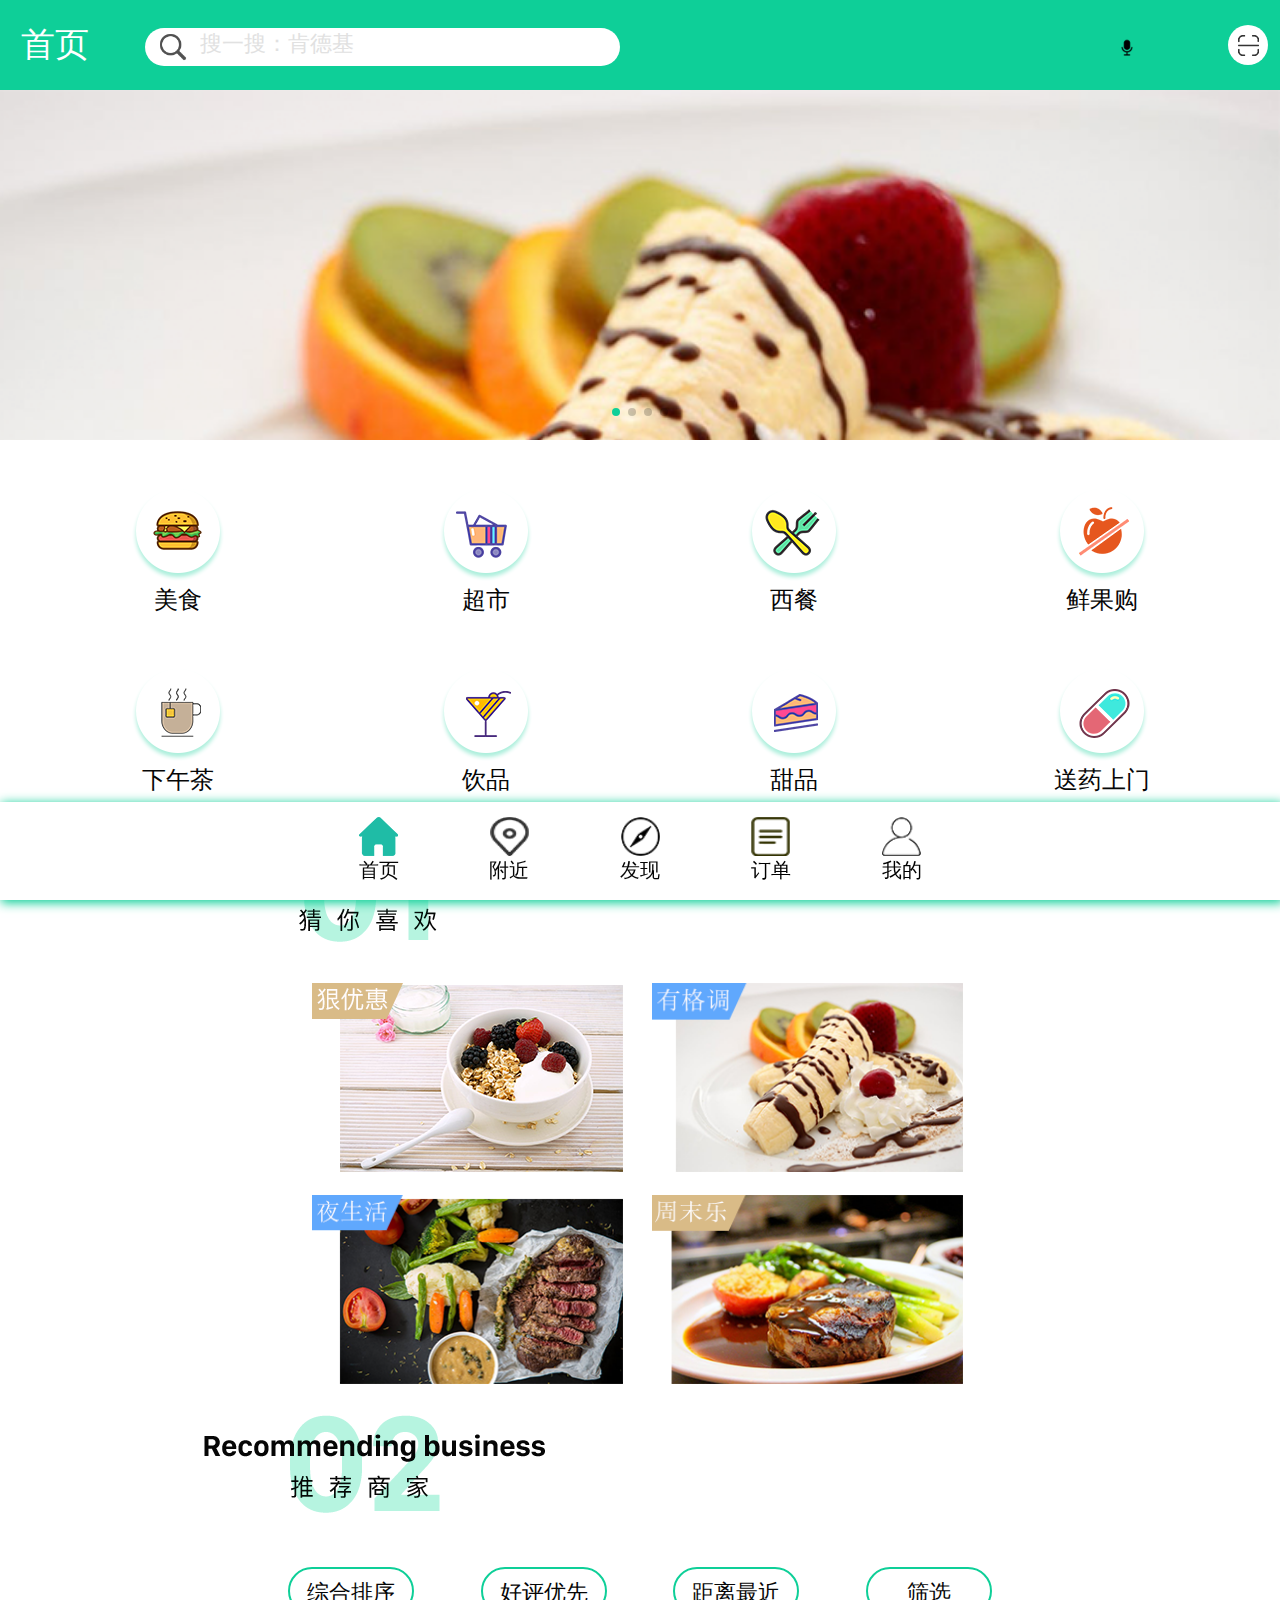
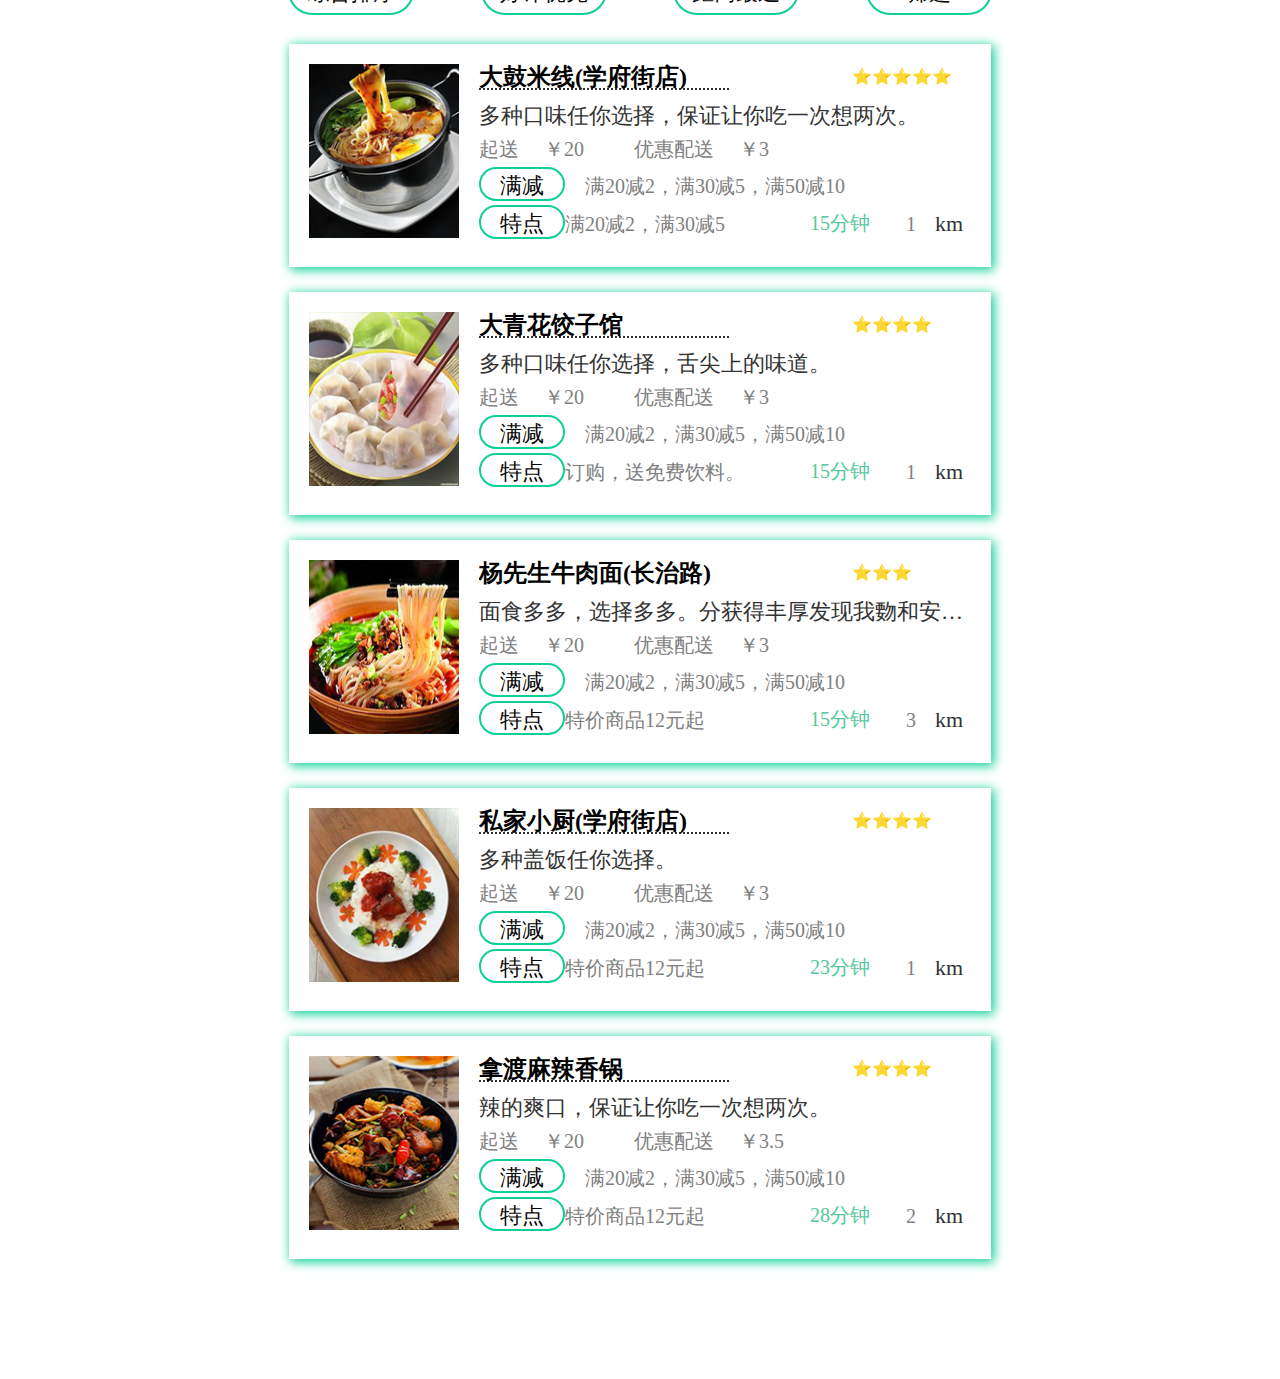
<file: index.html>
<!DOCTYPE html>
<html lang="en">
<head>
	<meta charset="UTF-8">
	<title>pc端</title>
	<meta name="viewport" content="width=device-width,initial-scale=1.0,user-scalable=no">
	<link rel="stylesheet" href="css/rem.css">
	<link rel="stylesheet" href="css/index.css">
	<link rel="stylesheet" href="css/swiper-4.3.5.min.css">
	<script src="js/swiper-4.3.5.min (1).js"></script>
</head>
<body>
	<!-- 头部搜索开始 -->
	<header>
		<div class="page">
			首页
		</div>
		<input type="text" placeholder="搜一搜：肯德基">
		<div class="sound">
			<img src="img/sound.png" alt="">
		</div>
		<div class="scan">
			<div class="circle"></div>
		</div>
	</header>
	<!-- 头部搜索结束 -->

	<!-- banner图开始 -->
	<!-- <div class="banner">
		<div class="box">
			<div class="dot"></div>
			<div class="dot"></div>
			<div class="dot dot1"></div>
			<div class="dot"></div>
			<div class="dot"></div>
			<div class="dot"></div>
		</div>
	</div> -->
	<div class="swiper-container">
    <div class="swiper-wrapper">
        <div class="swiper-slide">
        	<img src="img/banner.png" alt="">
        </div>
        <div class="swiper-slide">
        	<img src="img/banner1.png" alt="">
        </div>
        <div class="swiper-slide"><img src="img/banner2.png" alt=""></div>
        <div class="swiper-slide"><img src="img/banner3.png" alt=""></div>
    </div>
    <!-- 如果需要分页器 -->
    <div class="swiper-pagination"></div>
    
    <!-- 如果需要导航按钮 -->
   <!--  <div class="swiper-button-prev"></div>
    <div class="swiper-button-next"></div> -->
    
    
</div>





	<!-- banner图结束 -->


	<!-- 图标开始 -->
	<nav>
		<main>
			<ul>
				<li>
					<img src="img/meishi1.png" alt="">
					<p>美食</p>
				</li>
				<li>
					<img src="img/chaoshi.png" alt="">
					<p>超市</p>
				</li>
				<li>
					<img src="img/xican.png" alt="">
					<p>西餐</p>
				</li>
				<li>
					<img src="img/xgg.png" alt="">
					<p>鲜果购</p>
				</li>
			</ul>
			<ul>
				<li>
					<img src="img/xiawucha.png" alt="">
					<p>下午茶</p>
				</li>
				<li>
					<img src="img/yinpin.png" alt="">
					<p>饮品</p>
				</li>
				<li>
					<img src="img/tianpin.png" alt="">
					<p>甜品</p>
				</li>
				<li>
					<img src="img/jiaonang.png" alt="">
					<p>送药上门</p>
				</li>
			</ul>
		</main>
	</nav>
	<!-- 图标结束 -->

	<!-- 猜你喜欢 -->
	<div class="guess">
		<div class="top">
			<img src="img/guess.png" alt="">
		</div>
		<div class="like">
			<ul>
				<li>
					<img src="img/guess n1.png" alt="">
				</li>
				<li>
					<img src="img/guess n2.png" alt="">
				</li>

			</ul>	
			<ul>
				<li>
					<img src="img/guess n3.png" alt="">
				</li>
				<li>
					<img src="img/guess n4.png" alt="">
				</li>

			</ul>	
			
		</div>
	</div>
	<!-- 猜你喜欢结束 -->


	<!-- 推荐商家开始 -->
	<div class="list">
		<div class="top">
			<img src="img/tuijian.png" alt="">
		</div>
		<div class="among">
			<ul>
				<li>综合排序</li>
				<li>好评优先</li>
				<li>距离最近</li>
				<li>筛选</li>
			</ul>
		</div>
		<div class="bottom">
			<ul>
				<li>
					<div class="picture">
						<img src="img/list1.png" alt="">
					</div>
					<div class="content">
						<div class="one">
							<h6 class="zi">大鼓米线(学府街店)</h6>
							<div class="star">⭐⭐⭐⭐⭐</div>
						</div>
						<p class="two">多种口味任你选择，保证让你吃一次想两次。</p>
						<div class="three">
							<p class="word1">起送&nbsp&nbsp&nbsp&nbsp ￥<span>20</span></p>
							<p class="word2">优惠配送&nbsp&nbsp&nbsp&nbsp ￥<span>3</span></p>
						</div>
						<div class="four">
							<div class="man">满减</div>
							<span>满20减2，满30减5，满50减10</span>
						</div>
						<div class="five">
							<div class="man">特点</div>
							<span>满20减2，满30减5</span>
							<div class="time"
							><p><span>15</span>分钟</p>
							</div>
							<div class="km"><p><span>1</span>km</div>
						</div>

					</div>
				</li>
				<li>
					<div class="picture">
						<img src="img/list2.png" alt="">
					</div>
					<div class="content">
						<div class="one">
							<h6 class="zi">大青花饺子馆</h6>
							<div class="star">⭐⭐⭐⭐</div>
						</div>
						<p class="two">多种口味任你选择，舌尖上的味道。</p>
						<div class="three">
							<p class="word1">起送&nbsp&nbsp&nbsp&nbsp ￥<span>20</span></p>
							<p class="word2">优惠配送&nbsp&nbsp&nbsp&nbsp ￥<span>3</span></p>
						</div>
						<div class="four">
							<div class="man">满减</div>
							<span>满20减2，满30减5，满50减10</span>
						</div>
						<div class="five">
							<div class="man">特点</div>
							<span>订购，送免费饮料。</span>
							<div class="time"
							><p><span>15</span>分钟</p>
							</div>
							<div class="km"><p><span>1</span>km</div>
						</div>

					</div>
				</li>
				<li>
					<div class="picture">
						<img src="img/list3.png" alt="">
					</div>
					<div class="content">
						<div class="one">
							<div class="zi">
							<h6>杨先生牛肉面(长治路)</h6></div>
							<div class="star">⭐⭐⭐</div>
						</div>
						<p class="two">面食多多，选择多多。分获得丰厚发现我覅和安徽的法律和</p>
						<div class="three">
							<p class="word1">起送&nbsp&nbsp&nbsp&nbsp ￥<span>20</span></p>
							<p class="word2">优惠配送&nbsp&nbsp&nbsp&nbsp ￥<span>3</span></p>
						</div>
						<div class="four">
							<div class="man">满减</div>
							<span>满20减2，满30减5，满50减10</span>
						</div>
						<div class="five">
							<div class="man">特点</div>
							<span>特价商品12元起</span>
							<div class="time"
							><p><span>15</span>分钟</p>
							</div>
							<div class="km"><p><span>3</span>km</div>
						</div>

					</div>
				</li>
				<li>
					<div class="picture">
						<a href="shop details.html"><img src="img/list4.png" alt=""></a>
					</div>
					<div class="content">
						<div class="one">
							<h6 class="zi"><a href="shop details.html">私家小厨(学府街店)</a></h6>
							<div class="star">⭐⭐⭐⭐</div>
						</div>
						<p class="two">多种盖饭任你选择。</p>
						<div class="three">
							<p class="word1">起送&nbsp&nbsp&nbsp&nbsp ￥<span>20</span></p>
							<p class="word2">优惠配送&nbsp&nbsp&nbsp&nbsp ￥<span>3</span></p>
						</div>
						<div class="four">
							<div class="man">满减</div>
							<span>满20减2，满30减5，满50减10</span>
						</div>
						<div class="five">
							<div class="man">特点</div>
							<span>特价商品12元起</span>
							<div class="time"
							><p><span>23</span>分钟</p>
							</div>
							<div class="km"><p><span>1</span>km</div>
						</div>

					</div>
				</li>
				<li>
					<div class="picture">
						<img src="img/list5.png" alt="">
					</div>
					<div class="content">
						<div class="one">
							<h6 class="zi">拿渡麻辣香锅</h6>
							<div class="star">⭐⭐⭐⭐</div>
						</div>
						<p class="two">辣的爽口，保证让你吃一次想两次。</p>
						<div class="three">
							<p class="word1">起送&nbsp&nbsp&nbsp&nbsp ￥<span>20</span></p>
							<p class="word2">优惠配送&nbsp&nbsp&nbsp&nbsp ￥<span>3.5</span></p>
						</div>
						<div class="four">
							<div class="man">满减</div>
							<span>满20减2，满30减5，满50减10</span>
						</div>
						<div class="five">
							<div class="man">特点</div>
							<span>特价商品12元起         </span>
							<div class="time"
							><p><span>28</span>分钟</p>
							</div>
							<div class="km"><p><span>2</span>km</div>
						</div>

					</div>
				</li>
			</ul>
		</div>
	</div>

	<!-- 标签栏开始 -->
	<div class="last">
		<div class="tab">
			<ul>
				<li>
					<img src="img/d11.png" alt="">
					<p>首页</p>
				</li>
				<li><img src="img/d2.png" alt="">
					<p>附近</p></li>
				<li><img src="img/d3.png" alt="">
					<p>发现</p></li>
				<li><img src="img/d4.png" alt="">
					<p><a href="dingdanye.html">订单</a></p></li>
				<li><img src="img/d5.png" alt="">
					<p><a href="personal.html">我的</a></p></li>
			</ul>
			
		</div>
	</div>
	<script>        
  var mySwiper = new Swiper ('.swiper-container', {
    direction: 'horizontal',
    loop: true,
    
    // 如果需要分页器
    pagination: {
      el: '.swiper-pagination',
    },
    
    // 如果需要前进后退按钮
    // navigation: {
    //   nextEl: '.swiper-button-next',
    //   prevEl: '.swiper-button-prev',
    // },
    
    
    
    autoplay: {
    delay: 1000,//1秒切换一次
  },
  })        
	</script>
</body>
</html>
</file>
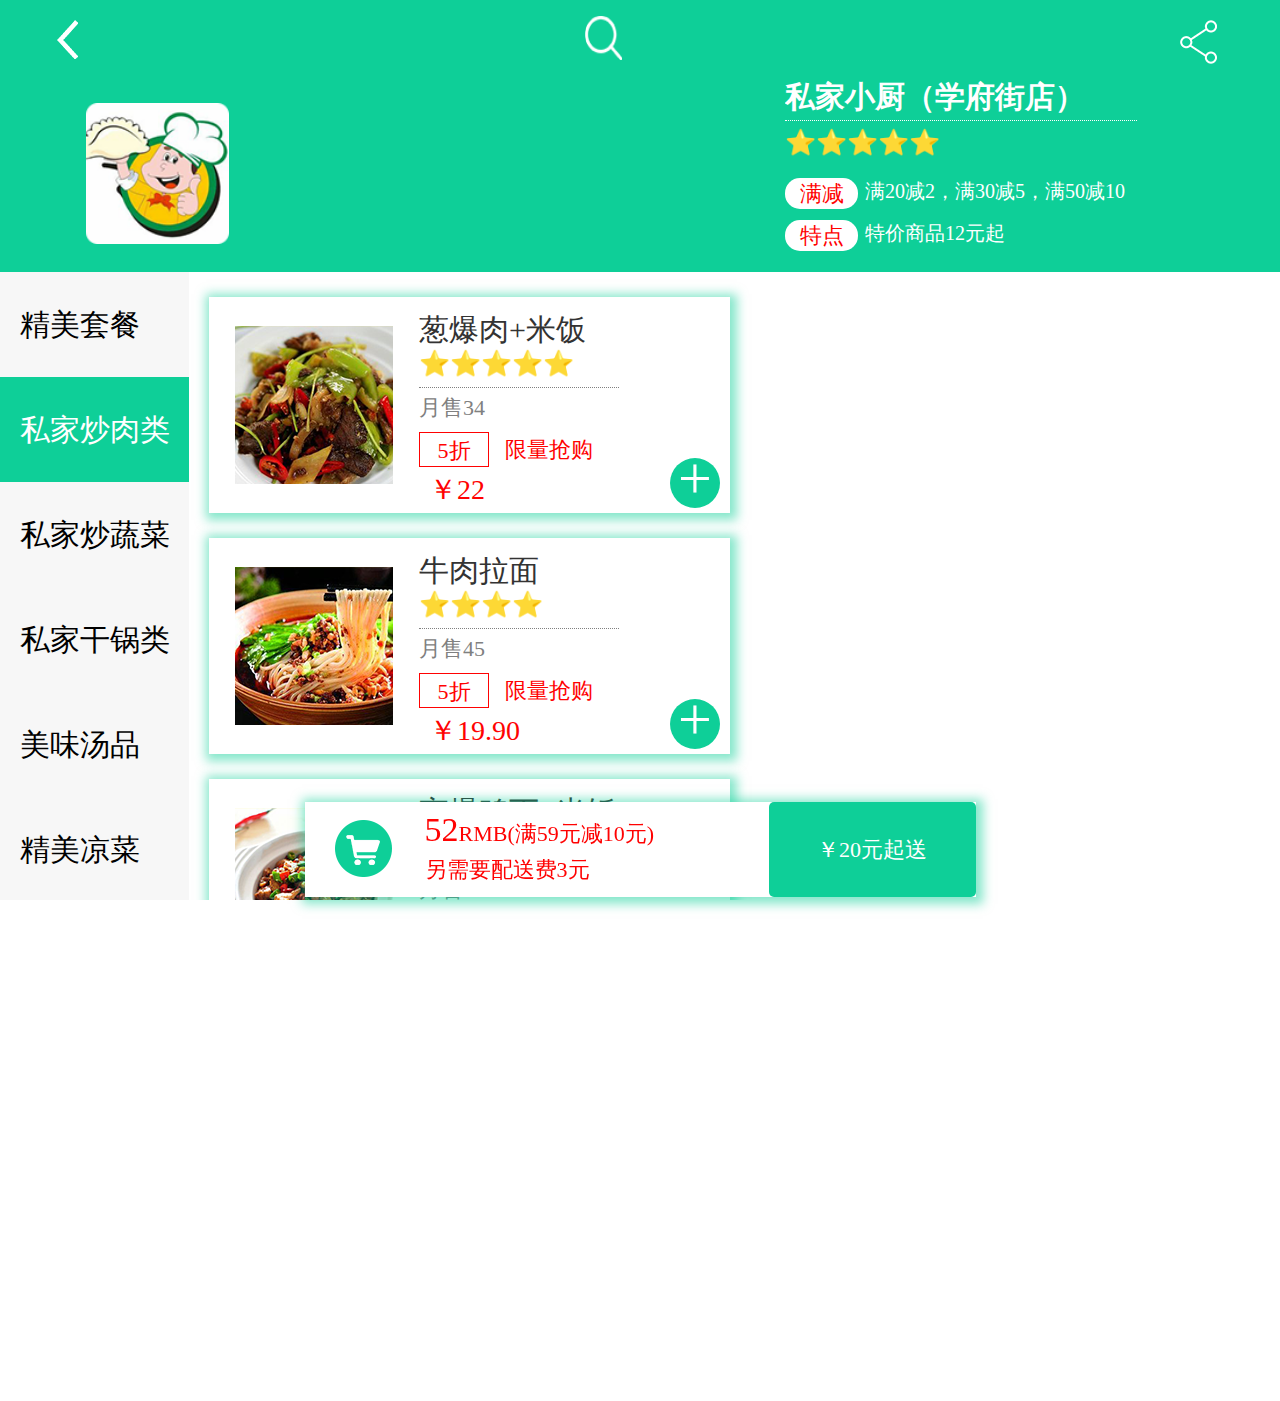
<file: add shop.html>
<!DOCTYPE html>
<html lang="en">
<head>
	<meta charset="UTF-8">
	<title>加入购物车</title>
	<meta name="viewport" content="width=device-width,initial-scale=1.0,user-scalable=no">
	<link rel="stylesheet" href="css/rem.css">
	<link rel="stylesheet" href="css/base.css">
	<link rel="stylesheet" href="css/add shop.css">
</head>
<body>
	<!-- 顶部开始 -->
	<header>
		<div class="top">
			<div class="one">
				<a href="shop details.html"><img src="img/shop fanhui.png" alt=""></a>
			</div>
			<div class="two">
				<img src="img/shop cousuo.png" alt="">
			</div>
			<div class="three">
				<img src="img/shop fenxiang.png" alt="">
			</div>
		</div>
		<div class="content">
			<div class="left">
				<img src="img/shop touxiang.png" alt="">
			</div>
			<div class="right">
				<div class="title"><h3>私家小厨（学府街店）</h3>
				</div>
				<div class="star">⭐⭐⭐⭐⭐</div>
				<div class="man">
					<div class="left1">
						<div class="box">
							<p>满减</p>
						</div>
						<div class="word">
							<p>满20减2，满30减5，满50减10</p>
						</div>
					</div>
					<div class="right1">
						
					</div>
				</div>
				<div class="man">
					<div class="left1">
						<div class="box">
							<p>特点</p>
						</div>
						<div class="word">
							<p>特价商品12元起</p>
						</div>
					</div>
					<div class="right1">
						
					</div>
				</div>
			</div>
		</div>
	</header>

	<!-- 内容开始 -->
	<main>
		<div class="list">
			<ul>
				<li>
					<div class="box">
						<p>精美套餐</p>
					</div>
				</li>
				<li>
					<div class="box">
						<p class="word">私家炒肉类</p>
					</div>
				</li>
				<li>
					<div class="box">
						<p>私家炒蔬菜</p>
					</div>
				</li>
				<li>
					<div class="box">
						<p>私家干锅类</p>
					</div>
				</li>
				<li>
					<div class="box">
						<p>美味汤品</p>
					</div>
				</li>
				<li>
					<div class="box">
						<p>精美凉菜</p>
					</div>
				</li>
				<li>
					<div class="box">
						<p>必点主食</p>
					</div>
				</li>
			</ul>
		</div>
		<div class="content">
			<ul>
				<li>
					<div class="box">
						<div class="pic">
							<img src="img/shop list 1.png" alt="">
						</div>
						<div class="right">
							<div class="title">
								<p>葱爆肉+米饭</p>
							</div>
							<div class="star">⭐⭐⭐⭐⭐
							</div>
							<div class="buy">
								<p>月售<span>34</span></p>
							</div>
							<div class="zhe">
								<div class="left">5折</div>
								<div class="left1">限量抢购</div>
							</div>
							<div class="money">
								<p>￥<span>22</span></p>
							</div>
							<div class="add">+</div>
					</div>
						</div>
						
				</li>
				<li>
					<div class="box">
						<div class="pic">
							<img src="img/shop list2.png" alt="">
						</div>
						<div class="right">
							<div class="title">
								<p>牛肉拉面</p>
							</div>
							<div class="star">⭐⭐⭐⭐
							</div>
							<div class="buy">
								<p>月售<span>45</span></p>
							</div>
							<div class="zhe">
								<div class="left">5折</div>
								<div class="left1">限量抢购</div>
							</div>
							<div class="money">
								<p>￥<span>19.90</span></p>
							</div>
							<div class="add">+</div>
						</div>

					</div>
				</li>
				<li>
					<div class="box">
						<div class="pic">
							<img src="img/shop list3.png" alt="">
						</div>
						<div class="right">
							<div class="title">
								<p>宫爆鸡丁+米饭</p>
							</div>
							<div class="star">⭐⭐⭐⭐⭐
							</div>
							<div class="buy">
								<p>月售<span>61</span></p>
							</div>
							<div class="zhe">
								<div class="left">5折</div>
								<div class="left1">限量抢购</div>
							</div>
							<div class="money">
								<p>￥<span>26</span></p>
							</div>
							<div class="jian">-</div>
							<div class="math">1</div>
							<div class="add">+</div>
						</div>

					</div>
				</li>
				<li>
					<div class="box">
						<div class="pic">
							<img src="img/shop list4.png" alt="">
						</div>
						<div class="right">
							<div class="title">
								<p>葱爆肉+米饭</p>
							</div>
							<div class="star">⭐⭐⭐⭐
							</div>
							<div class="buy">
								<p>月售<span>78</span></p>
							</div>
							<div class="zhe">
								<div class="left">5折</div>
								<div class="left1">限量抢购</div>
							</div>
							<div class="money">
								<p>￥<span>21</span></p>
							</div>
							<div class="add">+</div>
						</div>

					</div>
				</li>
			</ul>
		</div>
	</main>


	<!-- 底部开始 -->
	<footer>
		<div class="box">
			<div class="pic">
				<img src="img/add shop1.png" alt="">
			</div>
			<div class="word">
				<div class="one">
					<p><span>52</span>RMB(满59元减10元)</p>
				</div>
				<div class="one">
					<p>另需要配送费3元</p>
				</div>

			</div>
			<a href="firm price.html"><div class="end">
				<p>￥20元起送</p>
			</div></a>
		</div>

	</footer>
</body>
</html>
</file>
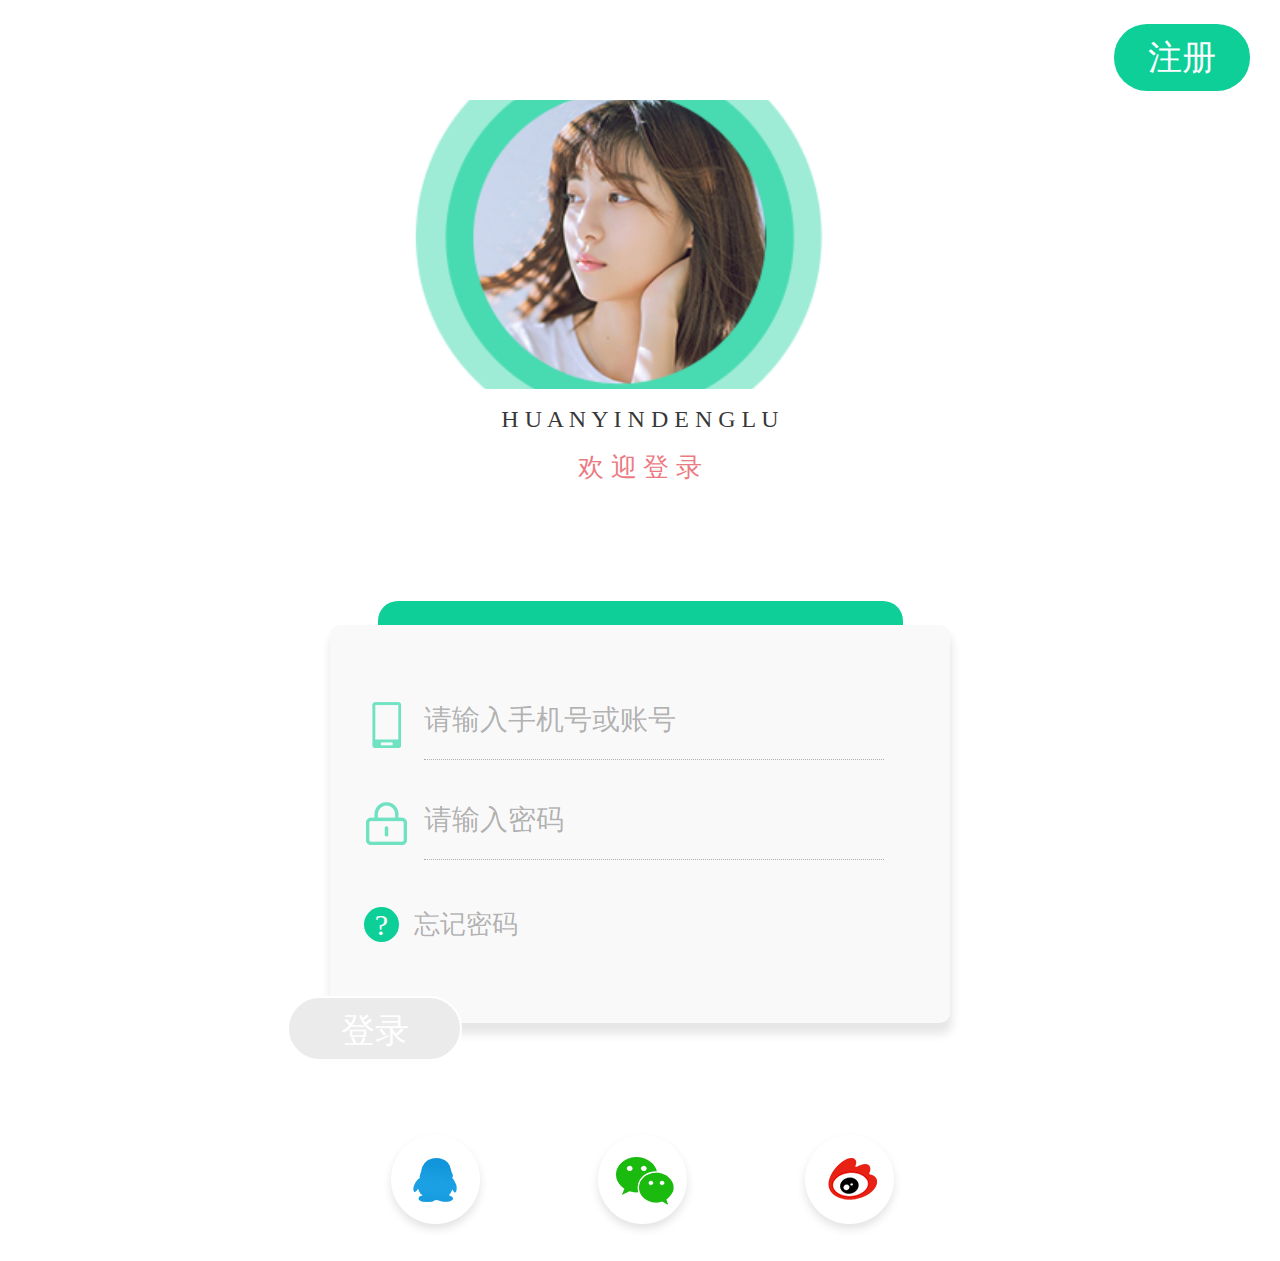
<file: denglu.html>
<!DOCTYPE html>
<html lang="en">
<head>
	<meta charset="UTF-8">
	<title>登录界面</title>
	<meta name="viewport" content="width=device-width,initial-scale=1.0,user-scalable=no">
	<link rel="stylesheet" href="css/rem.css">
	<link rel="stylesheet" href="css/base.css">
	<link rel="stylesheet" href="css/denglu.css">
</head>
<body>
	<!-- 顶部开始 -->
	<header>
		<div class="btn"><a href="zhuce.html">注册</a></div>
	</header>

	<!-- 登录头像开始 -->
	<div class="head"></div>

	<!-- 欢迎登录开始 -->
	<div class="title">
		<div class="up">H U A N Y I N D E N G L U</div>
		<div class="down">欢 迎 登 录</div>
	</div>

	<!-- 内容开始 -->
	<main>
		<div class="top"></div>
		<div class="among">
			<div class="one">
				<div class="pic">
					<div class="left">
						<img src="img/denglu2.png" alt="">
					</div>
					<input type="text" placeholder="请输入手机号或账号">
				</div>
			</div>
			<div class="one change">
				<div class="pic">
					<div class="left">
						<img src="img/denglu3.png" alt="" class="img1"> 
					</div>
					<input type="password" placeholder="请输入密码">
				</div>
			</div> 
			<div class="forget">
				<div class="left">?</div>
				<div class="word">忘记密码</div>
			</div>
			<div class="success"><a href="index.html">登录</a></div>
		</div>
	</main>


	<!-- 底部开始 -->
	<footer>
		<div class="pic">
			<img src="img/dengluqq.png" alt="">
		</div>
		<div class="pic">
			<img src="img/dengluweixin .png" alt="">
		</div>
		<div class="pic">
			<img src="img/dengluweibo.png" alt="">
		</div>
	</footer>
	<!-- 底部结束 -->
</body>
</html>
</file>
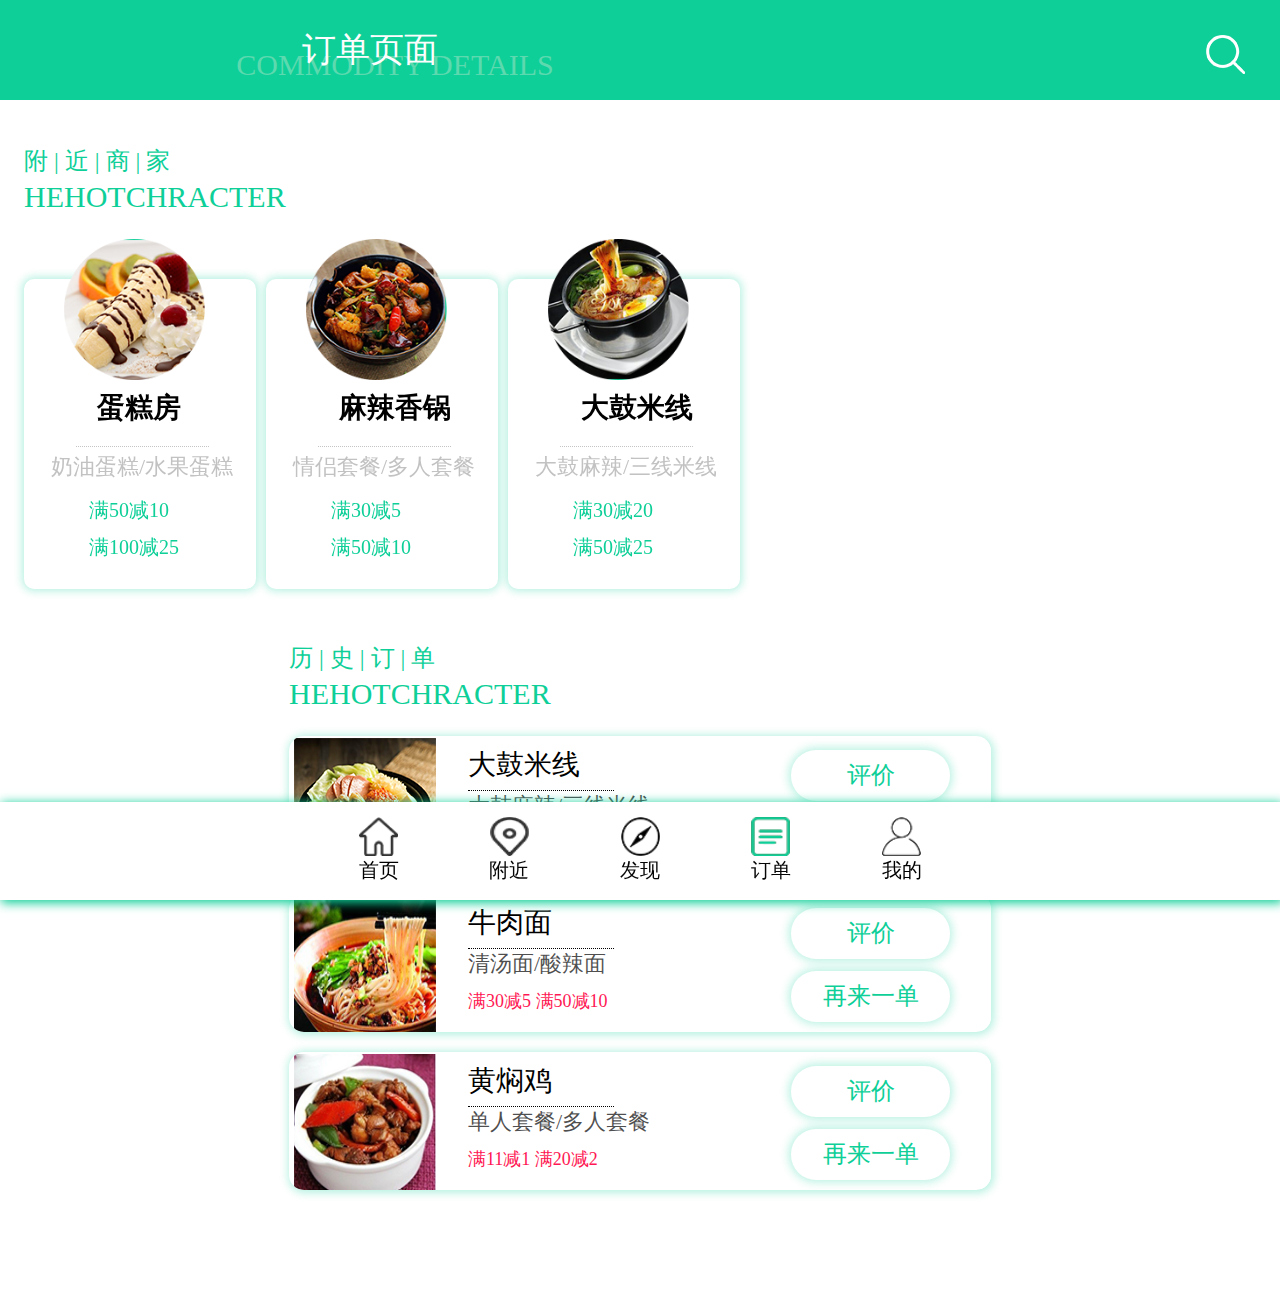
<file: dingdanye.html>
<!DOCTYPE html>
<html lang="en">
<head>
	<meta charset="UTF-8">
	<title>订单页面</title>
	<meta name="viewport" content="width=device-width,initial-scale=1.0,user-scalable=no">
	<link rel="stylesheet" href="css/rem.css">
	<link rel="stylesheet" href="css/base.css">
	<link rel="stylesheet" href="css/dingdanye.css">
</head>
<body>
	<!-- 顶部开始 -->
	<header>
		<div class="one">
			<img src="img/shop cousuo.png" alt="">
		</div>
		<div class="title">订单页面</div>
		<div class="english">COMMODITY DETAILS </div>
	</header>
	<!-- 内容开始 -->
	<main>
	<!-- 附近商家 -->
		<div class="near">
			<div class="word">
				<div class="top">附 | 近 | 商 | 家</div>
				<div class="bottom">HEHOTCHRACTER</div>
			</div>
			<div class="pic">
				<ul>
                   <li>
                   		<div class="tu">
                   			<img src="img/dingdan2.png" alt="">
                   		</div>
                   		<div class="word">
                   			<h4>蛋糕房</h4>
                   			<div class="line"></div>
                   			<div class="title">奶油蛋糕/水果蛋糕</div>
                   			<div class="yh">满50减10</div>
                   			<div class="yh">满100减25</div>
                   		</div>
                   		
                   </li>

                   <li>
                   		<div class="tu">
                   			<img src="img/dingdan3.png" alt="">
                   		</div>
                   		<div class="word">
                   			<h4>麻辣香锅</h4>
                   			<div class="line"></div>
                   			<div class="title">情侣套餐/多人套餐</div>
                   			<div class="yh">满30减5</div>
                   			<div class="yh">满50减10</div>
                   		</div>
                   </li>
                   <li>
                   		<div class="tu">
                   			<img src="img/dingdan4.png" alt="">
                   		</div>
                   		<div class="word">
                   			<h4>大鼓米线</h4>
                   			<div class="line"></div>
                   			<div class="title">大鼓麻辣/三线米线</div>
                   			<div class="yh">满30减20</div>
                   			<div class="yh">满50减25</div>
                   		</div>
                   </li>
                </ul>
			</div>
		</div>
		
		<!-- 历史订单 -->
		<div class="history">
			<div class="word">
				<div class="top">历 | 史 | 订 | 单</div>
				<div class="bottom">HEHOTCHRACTER</div>
			</div>
                  <ul>
                        <li>

                              <div class="pic">
                                    <img src="img/dingdanye ls1.png" alt="">
                              </div>
                              <div class="among">
                                    <div class="one">大鼓米线</div>
                                    <div class="two">大鼓麻辣/三线米线</div>
                                    <div class="three">满30减20  满50减25</div>
                              </div>
                              <div class="last">
                                    <div class="right">评价</div>
                                    <div class="right">再来一单</div>
                              </div>
                        </li>
                        <li>
                              <div class="pic">
                                    <img src="img/dingdanye ls2.png" alt="">
                              </div>
                              <div class="among">
                                    <div class="one">牛肉面</div>
                                    <div class="two">清汤面/酸辣面</div>
                                    <div class="three">满30减5  满50减10</div>
                              </div>
                              <div class="last">
                                    <div class="right">评价</div>
                                    <div class="right">再来一单</div>
                              </div>
                        </li>
                        <li>
                              <div class="pic">
                                    <img src="img/dingdanye ls3.png" alt="">
                              </div>
                              <div class="among">
                                    <div class="one">黄焖鸡</div>
                                    <div class="two">单人套餐/多人套餐</div>
                                    <div class="three">满11减1  满20减2</div>
                              </div>
                              <div class="last">
                                    <div class="right">评价</div>
                                    <div class="right">再来一单</div>
                              </div>
                        </li>
                  </ul>
		</div>

	</main>


      <!-- 底部开始 -->
      <footer>
            <div class="tab">
                  <ul>
                        <li>
                              <img src="img/dingdanye f1.png" alt="">
                              <p><a href="index.html">首页</a></p>
                        </li>
                        <li>
                              <img src="img/d2.png" alt="">
                              <p>附近</p></li>
                        <li>
                              <img src="img/d3.png" alt="">
                              <p>发现</p></li>
                        <li>
                              <img src="img/dingdanye f4.png" alt="">
                              <p>订单</p></li>
                        <li>
                              <img src="img/d5.png" alt="">
                              <p><a href="personal.html">我的</a></p></li>
                  </ul>
                  
            </div>
     </footer>
</body>
</html>
</file>
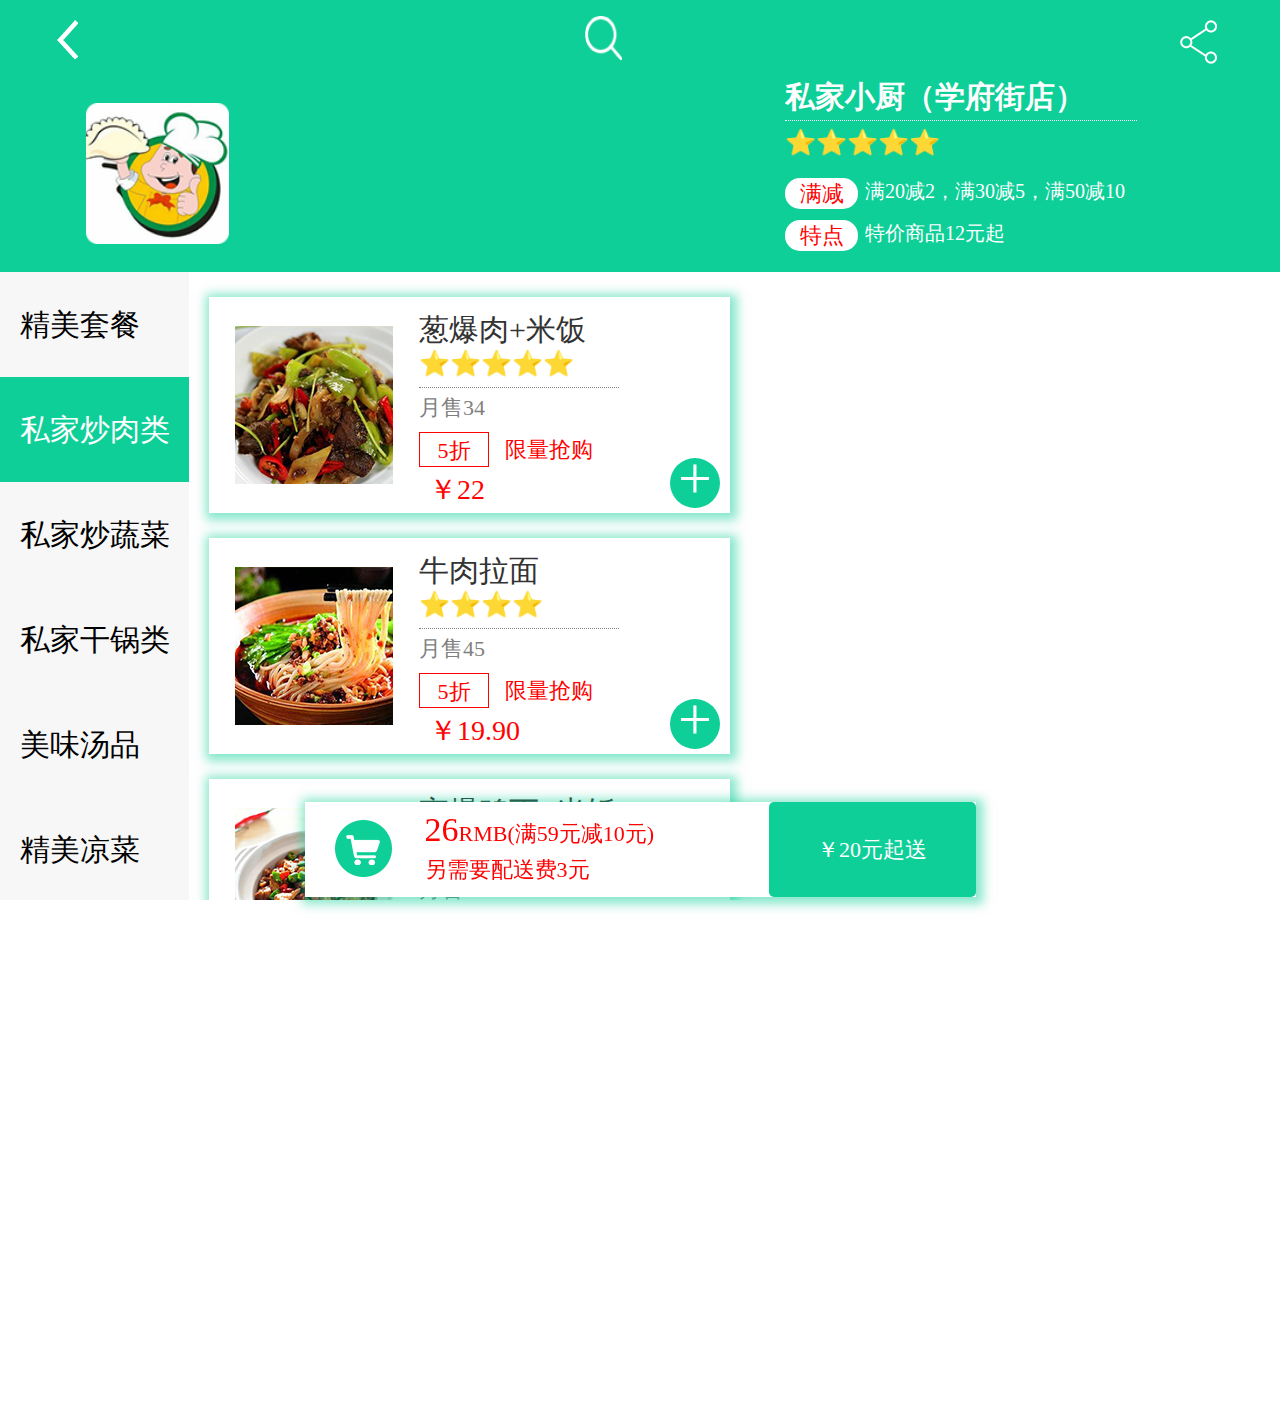
<file: firm price.html>
<!DOCTYPE html>
<html lang="en">
<head>
	<meta charset="UTF-8">
	<title>确认价钱</title>
	<meta name="viewport" content="width=device-width,initial-scale=1.0,user-scalable=no">
	<link rel="stylesheet" href="css/rem.css">
	<link rel="stylesheet" href="css/base.css">
	<link rel="stylesheet" href="css/firm price.css">
	<script src="js/firm price.js"></script>
	<script src="js/jquery-3.3.1.js"></script>
</head>
<body>
	<!-- 顶部开始 -->
	<header>
		<div class="top">
			<div class="one">
				<img src="img/shop fanhui.png" alt="">
			</div>
			<div class="two">
				<img src="img/shop cousuo.png" alt="">
			</div>
			<div class="three">
				<img src="img/shop fenxiang.png" alt="">
			</div>
		</div>
		<div class="content">
			<div class="left">
				<img src="img/shop touxiang.png" alt="">
			</div>
			<div class="right">
				<div class="title"><h3>私家小厨（学府街店）</h3>
				</div>
				<div class="star">⭐⭐⭐⭐⭐</div>
				<div class="man">
					<div class="left1">
						<div class="box">
							<p>满减</p>
						</div>
						<div class="word">
							<p>满20减2，满30减5，满50减10</p>
						</div>
					</div>
					<div class="right1">
						
					</div>
				</div>
				<div class="man">
					<div class="left1">
						<div class="box">
							<p>特点</p>
						</div>
						<div class="word">
							<p>特价商品12元起</p>
						</div>
					</div>
					<div class="right1">
						
					</div>
				</div>
			</div>
		</div>
	</header>

	<!-- 内容开始 -->
	<main>
		<div class="list">
			<ul>
				<li>
					<div class="box">
						<p>精美套餐</p>
					</div>
				</li>
				<li>
					<div class="box">
						<p class="word">私家炒肉类</p>
					</div>
				</li>
				<li>
					<div class="box">
						<p>私家炒蔬菜</p>
					</div>
				</li>
				<li>
					<div class="box">
						<p>私家干锅类</p>
					</div>
				</li>
				<li>
					<div class="box">
						<p>美味汤品</p>
					</div>
				</li>
				<li>
					<div class="box">
						<p>精美凉菜</p>
					</div>
				</li>
				<li>
					<div class="box">
						<p>必点主食</p>
					</div>
				</li>
			</ul>
		</div>
		<div class="content">
			<ul>
				<li>
					<div class="box">
						<div class="pic">
							<img src="img/shop list 1.png" alt="">
						</div>
						<div class="right">
							<div class="title">
								<p>葱爆肉+米饭</p>
							</div>
							<div class="star">⭐⭐⭐⭐⭐
							</div>
							<div class="buy">
								<p>月售<span>34</span></p>
							</div>
							<div class="zhe">
								<div class="left">5折</div>
								<div class="left1">限量抢购</div>
							</div>
							<div class="money">
								<p>￥<span>22</span></p>
							</div>
							<div class="add">+</div>
					</div>
						</div>
						
				</li>
				<li>
					<div class="box">
						<div class="pic">
							<img src="img/shop list2.png" alt="">
						</div>
						<div class="right">
							<div class="title">
								<p>牛肉拉面</p>
							</div>
							<div class="star">⭐⭐⭐⭐
							</div>
							<div class="buy">
								<p>月售<span>45</span></p>
							</div>
							<div class="zhe">
								<div class="left">5折</div>
								<div class="left1">限量抢购</div>
							</div>
							<div class="money">
								<p>￥<span>19.90</span></p>
							</div>
							<div class="add">+</div>
						</div>

					</div>
				</li>
				<li>
					<div class="box">
						<div class="pic">
							<img src="img/shop list3.png" alt="">
						</div>
						<div class="right">
							<div class="title">
								<p>宫爆鸡丁+米饭</p>
							</div>
							<div class="star">⭐⭐⭐⭐⭐
							</div>
							<div class="buy">
								<p>月售<span>61</span></p>
							</div>
							<div class="zhe">
								<div class="left">5折</div>
								<div class="left1">限量抢购</div>
							</div>
							<div class="money">
								<p>￥<span>26</span></p>
							</div>
							<div class="jian">-</div>
							<div class="math">1</div>
							<div class="adds">+</div>
						</div>

					</div>
				</li>
				<li>
					<div class="box">
						<div class="pic">
							<img src="img/shop list4.png" alt="">
						</div>
						<div class="right">
							<div class="title">
								<p>葱爆肉+米饭</p>
							</div>
							<div class="star">⭐⭐⭐⭐
							</div>
							<div class="buy">
								<p>月售<span>78</span></p>
							</div>
							<div class="zhe">
								<div class="left">5折</div>
								<div class="left1">限量抢购</div>
							</div>
							<div class="money">
								<p>￥<span>21</span></p>
							</div>
							<div class="add">+</div>
						</div>

					</div>
				</li>
			</ul>
		</div>
	</main>


	<!-- 底部开始 -->
	<footer>
		<div class="box">
			<div class="pic">
				<img src="img/add shop1.png" alt="">
			</div>
			<div class="word">
				<div class="one">
					<p><span>26</span>RMB(满59元减10元)</p>
				</div>
				<div class="one">
					<p>另需要配送费3元</p>
				</div>

			</div>
			<div class="end">
				<p>￥20元起送</p>
			</div>
		</div>
		<script>
						
			let val=$(".math").html();
			$(".adds").click(function(){
				val++;
				$(".math").html(val);
				$("footer .one span").html(val*26);
			})
			$(".jian").click(function(){
				val--;
				if(val<=0){
					val=0;
				}
				$(".math").html(val);
				$("footer .one span").html(val*26);
			})
		
		

		</script>
	</footer>

	<!-- 遮罩开始 -->
	<div class="coverbox">
	<div class="all"></div>

	<!-- 确认支付开始 -->
	<div class="boxup">
		<div class="pic"></div>
		<div class="title">
			<div class="top">宫爆鸡丁+米饭</div>
			<div class="among">
				<div class="one">-</div>
				<div class="two">2</div>
				<div class="three">+</div>
			</div>
			<div class="bottom">
				<div class="left"><span>合计：45</span>RMB</div>
				<a href="pay way.html"><div class="right">确认支付</div></a>
			</div>
		</div>
	</div>
	</div>
</body>
</html>
</file>
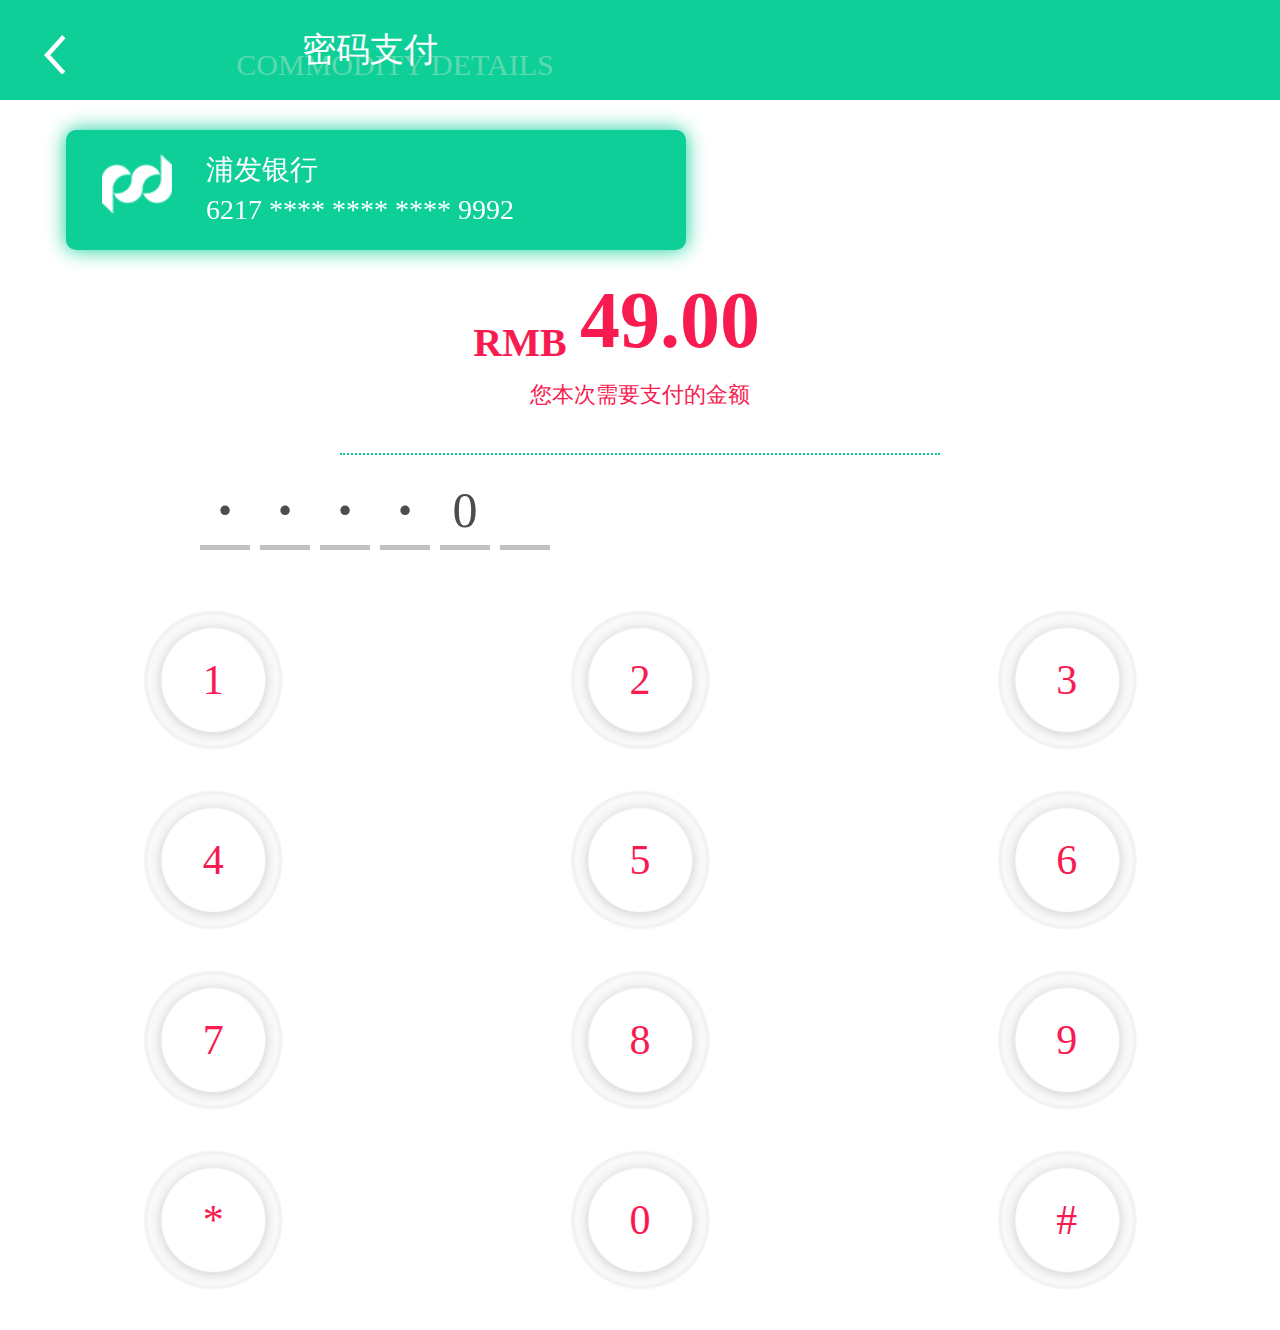
<file: password pay.html>
<!DOCTYPE html>
<html lang="en">
<head>
	<meta charset="UTF-8">
	<title>密码支付</title>
	<meta name="viewport" content="width=device-width,initial-scale=1.0,user-scalable=no">
	<link rel="stylesheet" href="css/rem.css">
	<link rel="stylesheet" href="css/base.css">
	<link rel="stylesheet" href="css/password pay.css">
</head>
<body>
	<!-- 顶部开始 -->
	<header>
		<div class="one">
			<a href="pay way.html"><img src="img/shop fanhui.png" alt=""></a>
		</div>
		<div class="title">密码支付</div>
		<div class="english">COMMODITY DETAILS</div>
	</header>
	<!-- 顶部结束 -->

	<!-- 支付信息开始 -->
	<div class="comment">
		<div class="card"> 
			<img src="img/passward 1.png" alt="">
			<div class="title">
				<p>浦发银行</p>
				<p>6217 **** **** **** 9992</p>
			</div>
		</div>
		<div class="money">
			<div class="title">
				<h1>RMB</h1>
				<h2>49.00</h2>
			</div>
			<p>您本次需要支付的金额</p>
		</div>
	</div>
	<!-- 支付信息结束 -->

	<!-- 输入密码开始 -->
	<div class="password">
		<ul>
			<li>·</li>
			<li>·</li>
			<li>·</li>
			<li>·</li>
			<li>0</li>
			<li></li>
		</ul>
	</div>
	<!-- 输入密码结束 -->

	<!-- 密码按键开始 -->
	<div class="button">
		<ul>
			<li>1</li>
			<li>2</li>
			<li>3</li>
		</ul>
		<ul>
			<li>4</li>
			<li>5</li>
			<li>6</li>
		</ul>
		<ul>
			<li>7</li>
			<li>8</li>
			<li>9</li>
		</ul>
		<ul>
			<li>*</li>
			<li>0</li>
			<a href="pay success.html"><li>#</li></a>
		</ul>
	</div>
	<!-- 密码按键结束 -->
</body>
</html>
</file>
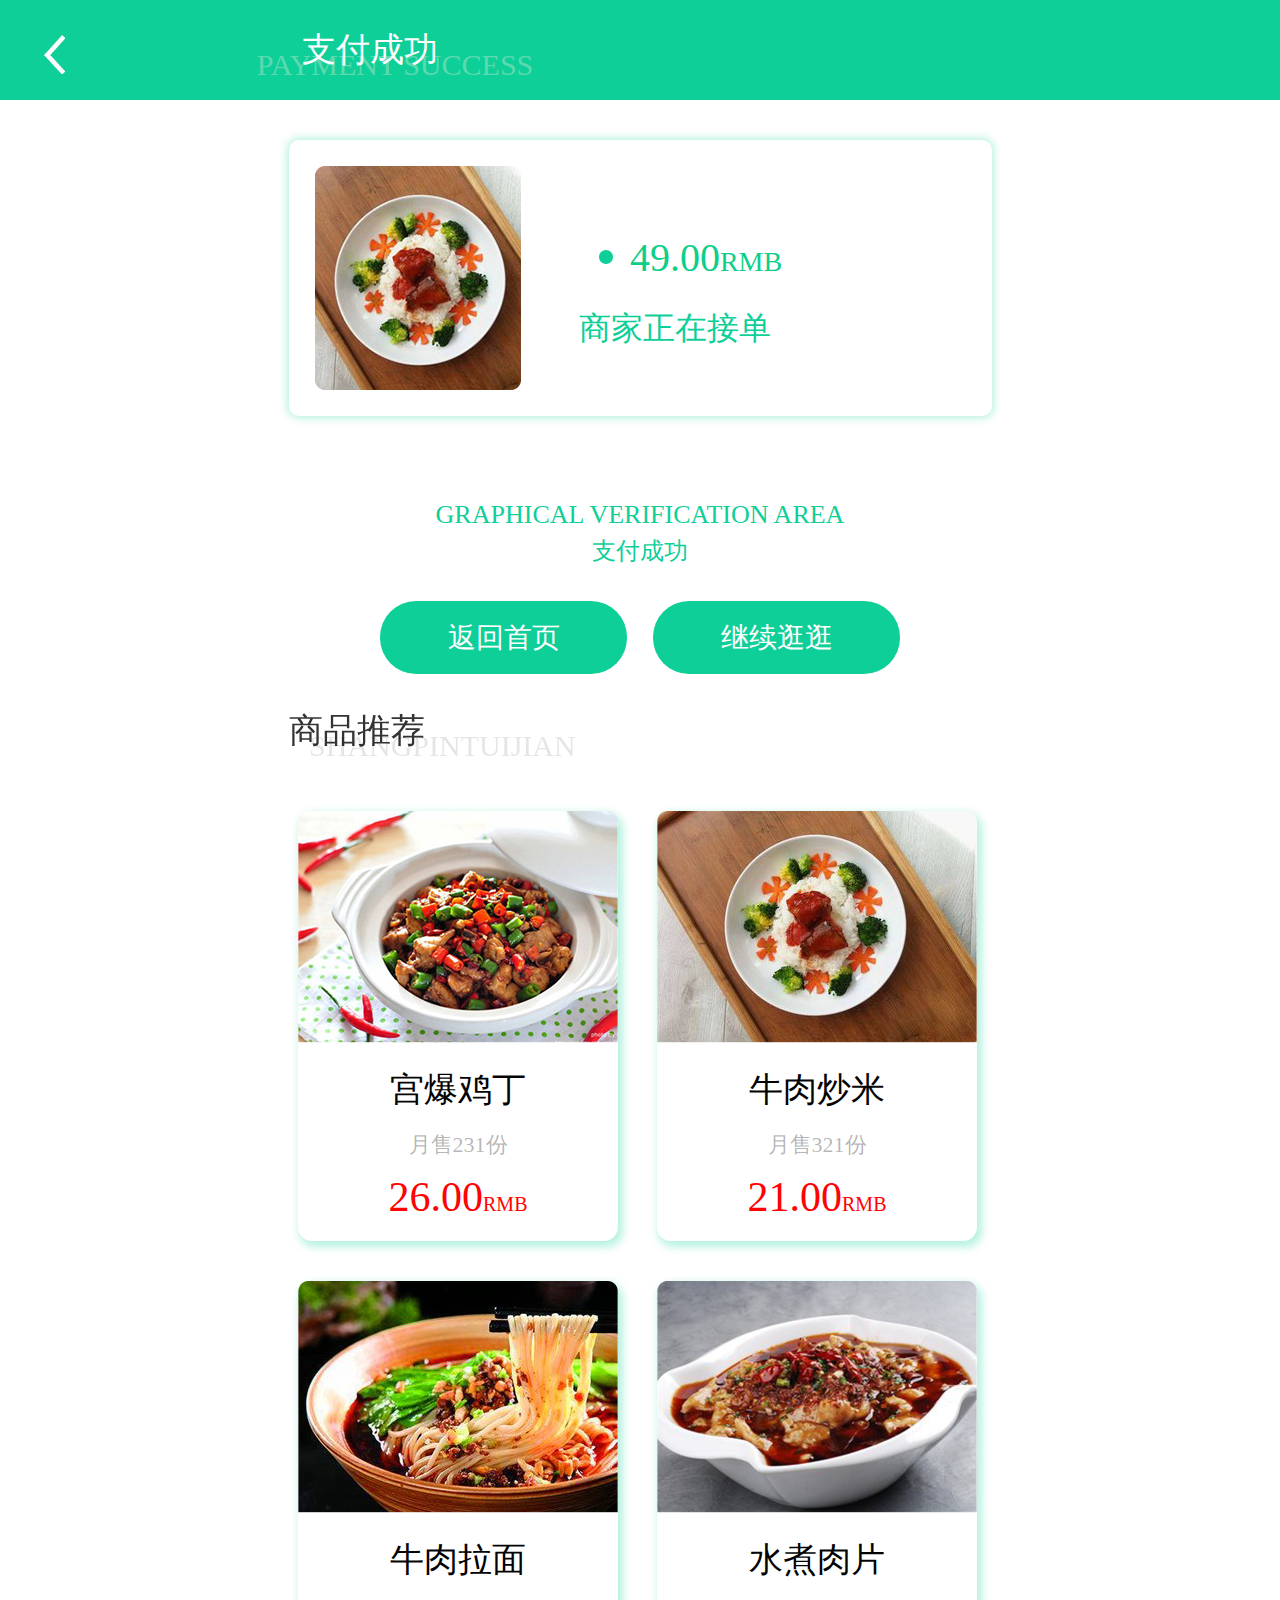
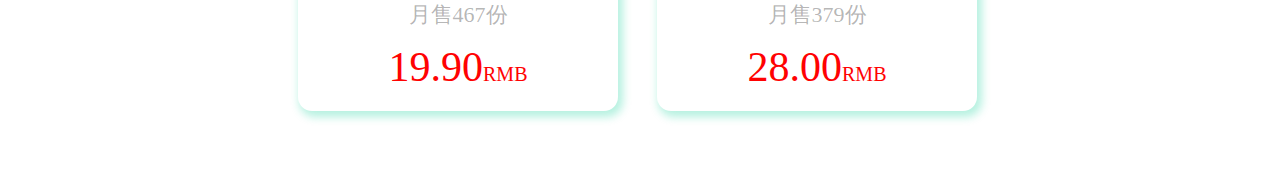
<file: pay success.html>
<!DOCTYPE html>
<html lang="en">
<head>
	<meta charset="UTF-8">
	<title>支付成功</title>
	<meta name="viewport" content="width=device-width,initial-scale=1.0,user-scalable=no">
	<link rel="stylesheet" href="css/rem.css">
	<link rel="stylesheet" href="css/base.css">
	<link rel="stylesheet" href="css/pay success.css">
</head>
<body>
	<!-- 顶部开始 -->
	<header>
		<div class="one">
			<a href="index.html"><img src="img/shop fanhui.png" alt=""></a>
		</div>
		<div class="title">支付成功</div>
		<div class="english">PAYMENT SUCCESS</div>
	</header>


	<!-- 内容开始 -->
	<main>
		<div class="accept">
			<div class="pic">
				<img src="img/success.png" alt="">
			</div>
			<div class="word">
				<div class="top">
					<div class="left"></div>
					<div class="right"><span>49.00</span>RMB</div>
				</div>
				<div class="bottom">商家正在接单</div>
			</div>
		</div>
		<div class="success">
			<div class="one">GRAPHICAL VERIFICATION AREA</div>
			<div class="two">支付成功</div>
			<div class="three">
				<a href="index.html"><div class="left">返回首页</div></a>
				<a href="index.html"><div class="right">继续逛逛</div></a>
			</div>
		</div>
		<div class="shop">
			<div class="one">
				<div class="box1">
					<div class="title">商品推荐</div>
					<div class="english">SHANGPINTUIJIAN</div>
				</div>
			</div>
			<div class="two">
				<ul>
					<li>
						<div class="pic">
							<img src="img/shangpin pic1.png" alt="">
							<div class="title">宫爆鸡丁</div>
							<div class="sale">月售231份</div>
							<div class="money"><span>26.00</span><p>RMB</p></div>
						</div>
					</li>
					<li>
						<div class="pic">
							<img src="img/shangpin pic2.png" alt="">
							<div class="title">牛肉炒米</div>
							<div class="sale">月售321份</div>
							<div class="money"><span>21.00</span><p>RMB</p></div>
						</div>
					</li>
					<li>
						<div class="pic">
							<img src="img/shangpin pic3.png" alt="">
							<div class="title">牛肉拉面</div>
							<div class="sale">月售467份</div>
							<div class="money"><span>19.90</span><p>RMB</p></div>
						</div>
					</li>
					<li>
						<div class="pic">
							<img src="img/shangpin pic4.png" alt="">
							<div class="title">水煮肉片</div>
							<div class="sale">月售379份</div>
							<div class="money"><span>28.00</span><p>RMB</p></div>
						</div>
					</li>
				</ul>
			</div>
		</div>
	</main>

	
</body>
</html>
</file>
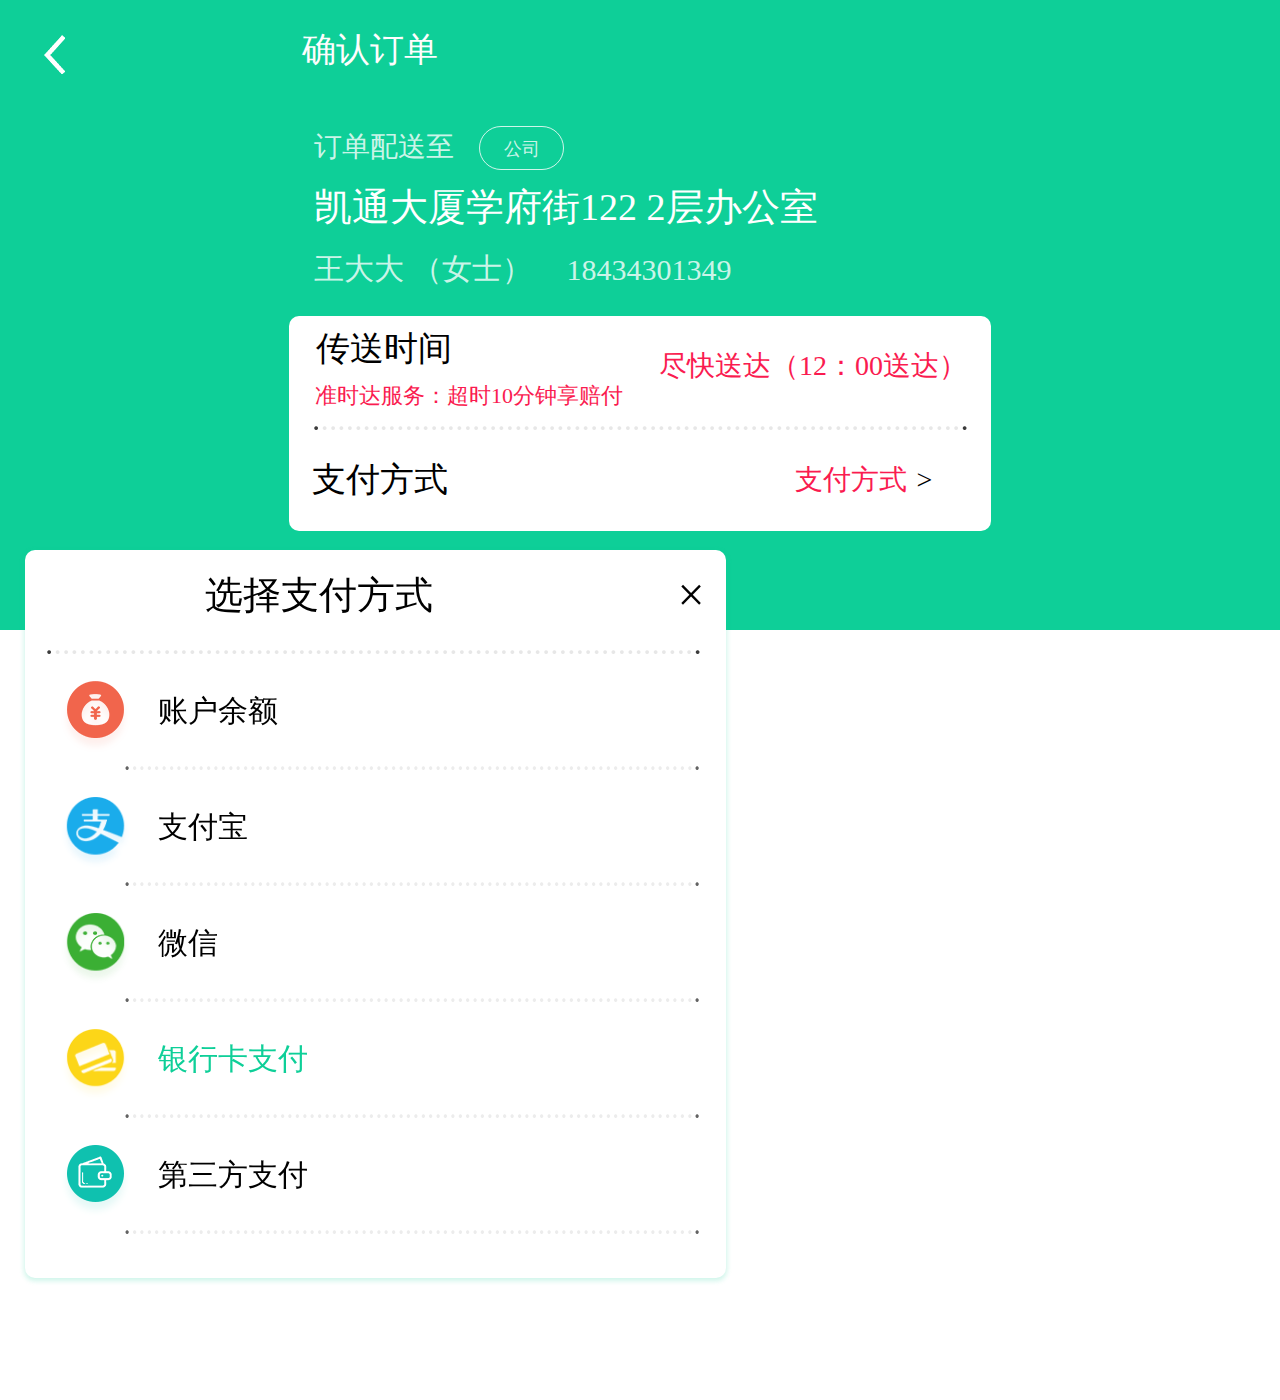
<file: pay way.html>
<!DOCTYPE html>
<html lang="en">
<head>
	<meta charset="UTF-8">
	<title>支付方式</title>
	<meta charset="UTF-8">
	<title>确认订单</title>
	<meta name="viewport" content="width=device-width,initial-scale=1.0,user-scalable=no">
	<link rel="stylesheet" href="css/rem.css">
	<link rel="stylesheet" href="css/base.css">
	<link rel="stylesheet" href="css/pay way.css">
</head>
<body>
	<!-- 头部开始 -->
	<header>
		<div class="top">
			<div class="pic">
				<a href="add shop.html"><img src="img/shop fanhui.png" alt=""></a>
			</div>
			<div class="title">确认订单</div>
		</div>
		<div class="bottom">
			<div class="word1">
				<div class="left">订单配送至</div>
				<div class="right">公司</div>
			</div>
			<div class="word2">
				<div class="title">
				<p>凯通大厦学府街122 2层办公室</p>
				</div>
			</div>
			<div class="word3">
				<div class="left">王大大 （女士）</div>
				<div class="right">18434301349</div>
			</div>
			<div class="last">
				<div class="top">
					<div class="left">
						<div class="time">传送时间</div>
						<div class="ontime">准时达服务：超时10分钟享赔付</div>
					</div>
					<div class="right">尽快送达（12：00送达）</div>
				</div>
				<div class="line">
					<img src="img/firm order line.png" alt="">
				</div>
				<div class="bottom">
					<div class="way">支付方式</div>
					<div class="way1">支付方式<span>&gt</span></div>

				</div>
			</div>
		</div>
	</header>

	<!-- 内容部分 -->
	<main>
		<div class="content">
			<div class="cook">
					<div class="word">选择支付方式</div>
					<div class="pic">×</div>
			</div>
			<div class="line">
				<img src="img/firm order line.png" alt="">
			</div>
			<div class="list">
				<div class="pic">
					<img src="img/pay1.png" alt="">
				</div>
				<div class="word">账户余额</div>
			</div>
			<div class="line1">
				<img src="img/payline.png" alt="">
			</div>
			<div class="list">
				<div class="pic">
					<img src="img/pay2.png" alt="">
				</div>
				<div class="word">支付宝</div>
			</div>
			<div class="line1">
				<img src="img/payline.png" alt="">
			</div>
			<div class="list">
				<div class="pic">
					<img src="img/pay3.png" alt="" class="tu3">
				</div>
				<div class="word">微信</div>
			</div>
			<div class="line1">
				<img src="img/payline.png" alt="">
			</div>
			<div class="list">
				<div class="pic">
					<img src="img/pay4.png" alt="">
				</div>
				<a href="password pay.html"><div class="word1">银行卡支付</div></a>
			</div>
			<div class="line1">
				<img src="img/payline.png" alt="">
			</div>
			<div class="list">
				<div class="pic">
					<img src="img/pay5.png" alt="">
				</div>
				<div class="word">第三方支付</div>
			</div>
			<div class="line1">
				<img src="img/payline.png" alt="">
			</div>
			
		</div>
	</main>
</body>
</html>
</file>
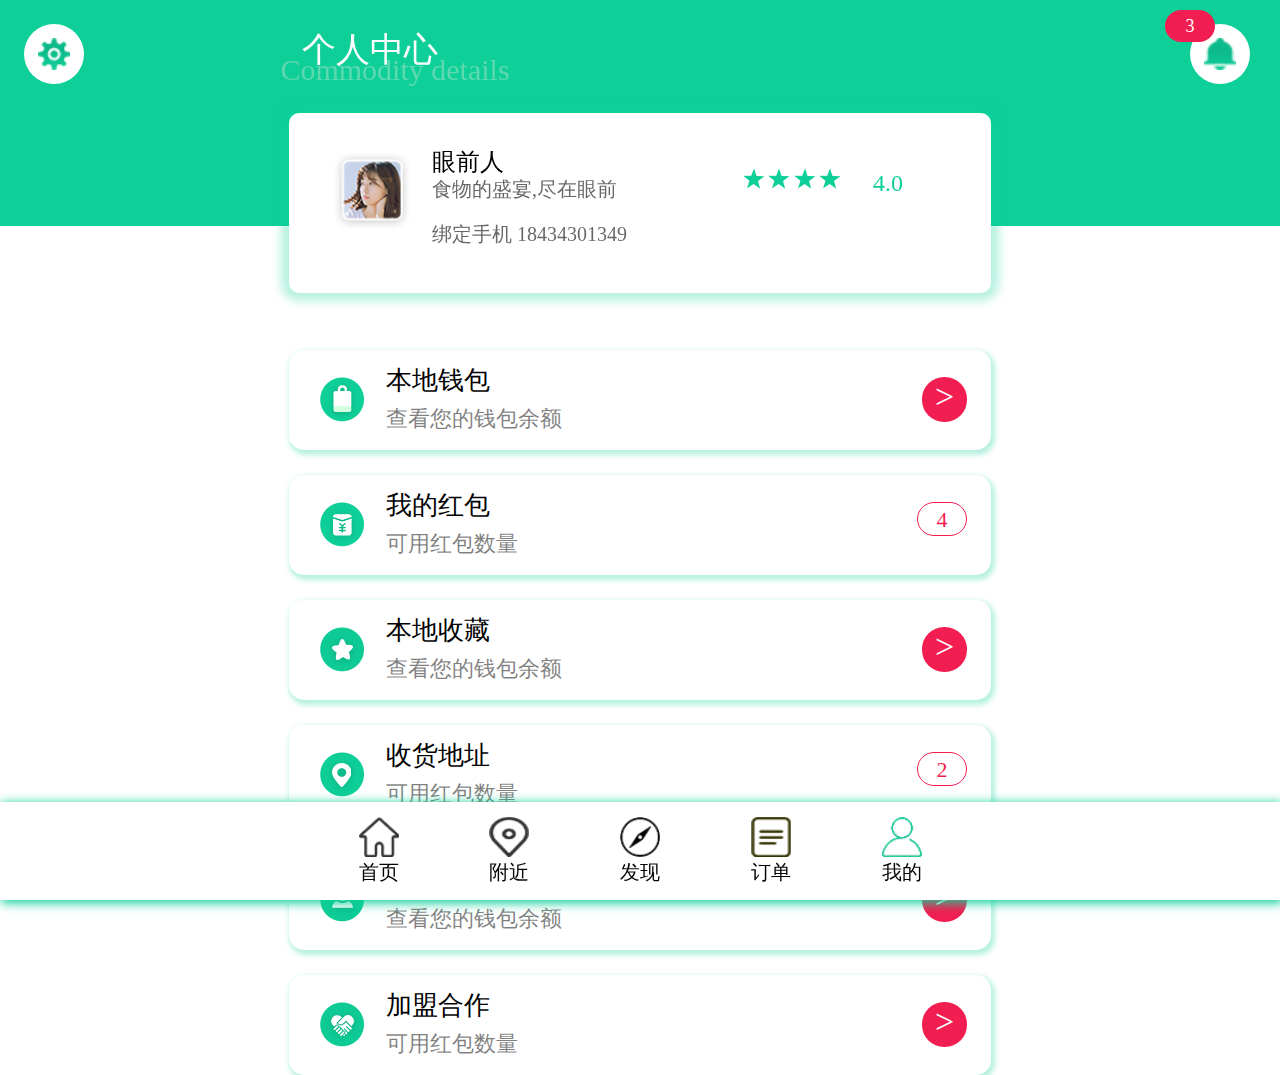
<file: personal.html>
<!DOCTYPE html>
<html lang="en">
<head>
	<meta charset="UTF-8">
	<title>个人中心</title>
	<meta name="viewport" content="width=device-width,initial-scale=1.0,user-scalable=no">
	<link rel="stylesheet" href="css/rem.css">
	<link rel="stylesheet" href="css/base.css">
	<link rel="stylesheet" href="css/personal.css">
</head>
<body>
	
	<!-- 顶部开始 -->
	<header>
		<div class="one">
			<img src="img/personal1.png" alt="">
		</div>
		<div class="title">个人中心</div>
		<div class="english">Commodity details</div>
		<div class="two">
			<img src="img/personal2.png" alt="">
		</div>
		<div class="mess">3</div>
		<div class="box">
			<div class="pic"></div>
			<div class="word">
				<div class="top">眼前人</div>
				<div class="among">食物的盛宴,尽在眼前</div>
				<div class="last">绑定手机    18434301349</div>
			</div>
			<div class="star">
				<img src="img/personal4.png" alt="">
			</div>
			<div class="fen">4.0</div>
		</div>
	</header>
	<!-- 顶部结束 -->

	<!-- 内容开始 -->
	<main>
		<ul>
			<li class="box">
				<div class="left">
					<img src="img/personal5.png" alt="">
				</div>
				<div class="middle">
					<div class="title1">本地钱包</div>
					<div class="title2">查看您的钱包余额</div>
				</div>
				<div class="right">&gt</div>
			</li>
			<li class="box">
				<div class="left">
					<img src="img/personal6.png" alt="">
				</div>
				<div class="middle">
					<div class="title1">我的红包</div>
					<div class="title2">可用红包数量</div>
				</div>
				<div class="right1">4</div>
			</li>
			<li class="box">
				<div class="left">
					<img src="img/personal7.png" alt="">
				</div>
				<div class="middle">
					<div class="title1">本地收藏</div>
					<div class="title2">查看您的钱包余额</div>
				</div>
				<div class="right">&gt</div>
			</li>
			<li class="box">
				<div class="left">
					<img src="img/personal8.png" alt="">
				</div>
				<div class="middle">
					<div class="title1">收货地址</div>
					<div class="title2">可用红包数量</div>
				</div>
				<div class="right1">2</div>
			</li>
			<li class="box">
				<div class="left">
					<img src="img/personal9.png" alt="">
				</div>
				<div class="middle">
					<div class="title1">我的客服</div>
					<div class="title2">查看您的钱包余额</div>
				</div>
				<div class="right">&gt</div>
			</li>
			<li class="box">
				<div class="left">
					<img src="img/personal10.png" alt="">
				</div>
				<div class="middle">
					<div class="title1">加盟合作</div>
					<div class="title2">可用红包数量</div>
				</div>
				<div class="right">&gt</div>
			</li>
		</ul>
	</main>


	 <!-- 底部开始 -->
      <footer>
            <div class="tab">
                  <ul>
                        <li>
                              <img src="img/dingdanye f1.png" alt="">
                              <p><a href="index.html">首页</a></p>
                        </li>
                        <li>
                              <img src="img/d2.png" alt="">
                              <p>附近</p></li>
                        <li>
                              <img src="img/d3.png" alt="">
                              <p>发现</p></li>
                        <li>
                              <img src="img/d4.png" alt="">
                              <p><a href="dingdanye.html">订单</a></p></li>
                        <li>
                              <img src="img/personal11.png" alt="">
                              <p>我的</p></li>
                  </ul>
                  
            </div>
     </footer>
</body>
</html>
</file>
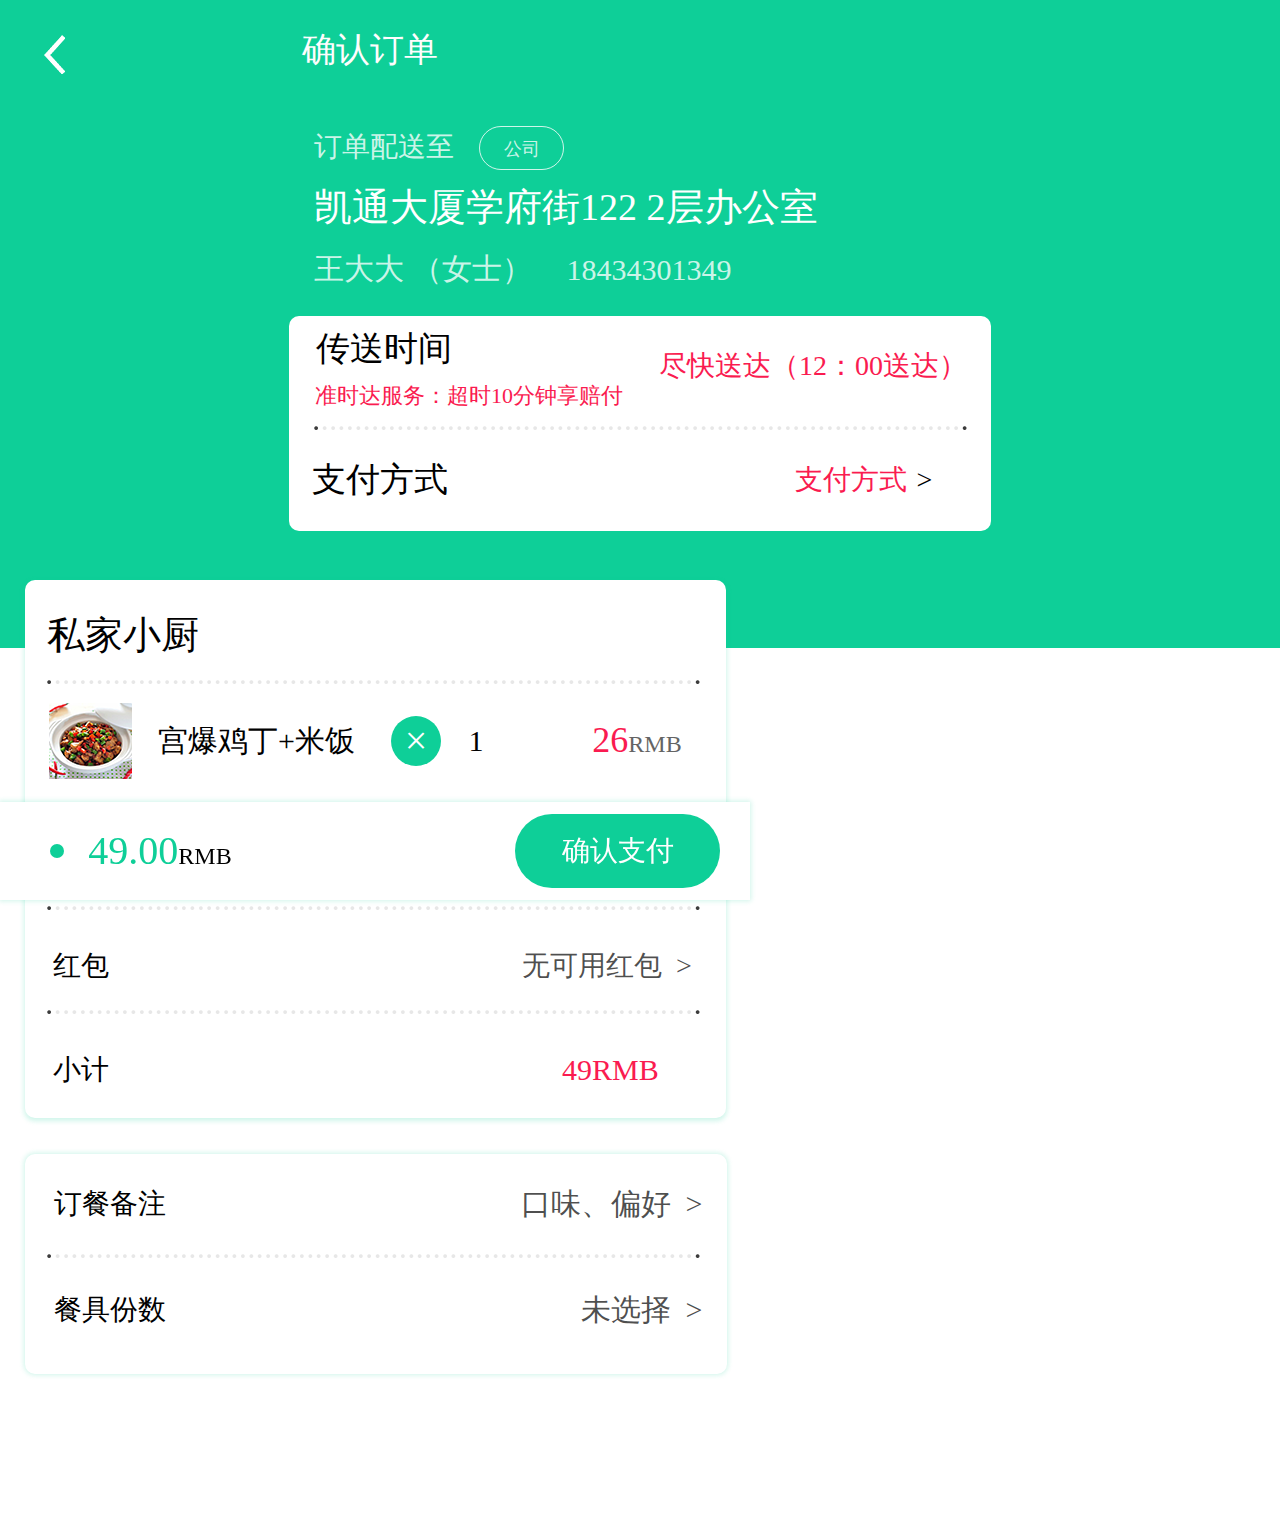
<file: queren order.html>
<!DOCTYPE html>
<html lang="en">
<head>
	<meta charset="UTF-8">
	<title>确认订单</title>
	<meta name="viewport" content="width=device-width,initial-scale=1.0,user-scalable=no">
	<link rel="stylesheet" href="css/rem.css">
	<link rel="stylesheet" href="css/base.css">
	<link rel="stylesheet" href="css/queren order.css">
</head>
<body>
	<!-- 头部开始 -->
	<header>
		<div class="top">
			<div class="pic">
				<a href="shop details.html"><img src="img/shop fanhui.png" alt=""></a>
			</div>
			<div class="title">确认订单</div>
		</div>
		<div class="bottom">
			<div class="word1">
				<div class="left">订单配送至</div>
				<div class="right">公司</div>
			</div>
			<div class="word2">
				<div class="title">
				<p>凯通大厦学府街122 2层办公室</p>
				</div>
			</div>
			<div class="word3">
				<div class="left">王大大 （女士）</div>
				<div class="right">18434301349</div>
			</div>
			<div class="last">
				<div class="top1">
					<div class="left">
						<div class="time">传送时间</div>
						<div class="ontime">准时达服务：超时10分钟享赔付</div>
					</div>
					<div class="right">尽快送达（12：00送达）</div>
				</div>
				<div class="line">
					<img src="img/firm order line.png" alt="">
				</div>
				<div class="bottom">
					<div class="way">支付方式</div>
					<div class="way1">支付方式<span>&gt</span></div>

				</div>
			</div>
		</div>
	</header>




	<!-- 主体开始 -->
	<main>
		<div class="content">
			<div class="cook">
				<div class="title">私家小厨</div>
			</div>
			<div class="line">
				<img src="img/firm order line.png" alt="">
			</div>
			<div class="list">
				<div class="pic">
					<img src="img/firm order 1.png" alt="">
				</div>
				<div class="word">  宫爆鸡丁+米饭</div>
				<div class="picture">×</div>
				<div class="math">1</div>
				<div class="money"><span>26</span>RMB</div>
			</div>
			<div class="list">
				<div class="pic">
					<img src="img/firm order 1.png" alt="">
				</div>
				<div class="word">  宫爆鸡丁+米饭</div>
				<div class="picture">×</div>
				<div class="math">1</div>
				<div class="money"><span>26</span>RMB</div>
			</div>
			<div class="line">
				<img src="img/firm order line.png" alt="">
			</div>
			<div class="redpaper">
				<div class="left">红包</div>
				<div class="right">无可用红包&nbsp&nbsp&gt</div>
			</div>
			<div class="line">
				<img src="img/firm order line.png" alt="">
			</div>
			<div class="sum">
				<div class="left">小计</div>
				<div class="right"><span>49</span>RMB</div>
			</div>
		
			<!-- 备注 -->
			<div class="remark">
				<div class="top">
					<div class="left">订餐备注</div>
					<div class="right">口味、偏好&nbsp&nbsp&gt</div>
				</div>
				<div class="line">
				<img src="img/firm order line.png" alt="">
				</div>
				<div class="top">
					<div class="left">餐具份数</div>
					<div class="right">未选择&nbsp&nbsp&gt</div>
				</div>
			</div>
	</div>
	</main>


	<!-- 底部开始 -->
	<footer>
		<div class="left">
			<div class="circle"></div>
			<div class="word"><span>49.00</span>RMB</div>
		</div>
		<div class="right">确认支付</div>		
	</footer>
	
</body>
</html>
</file>
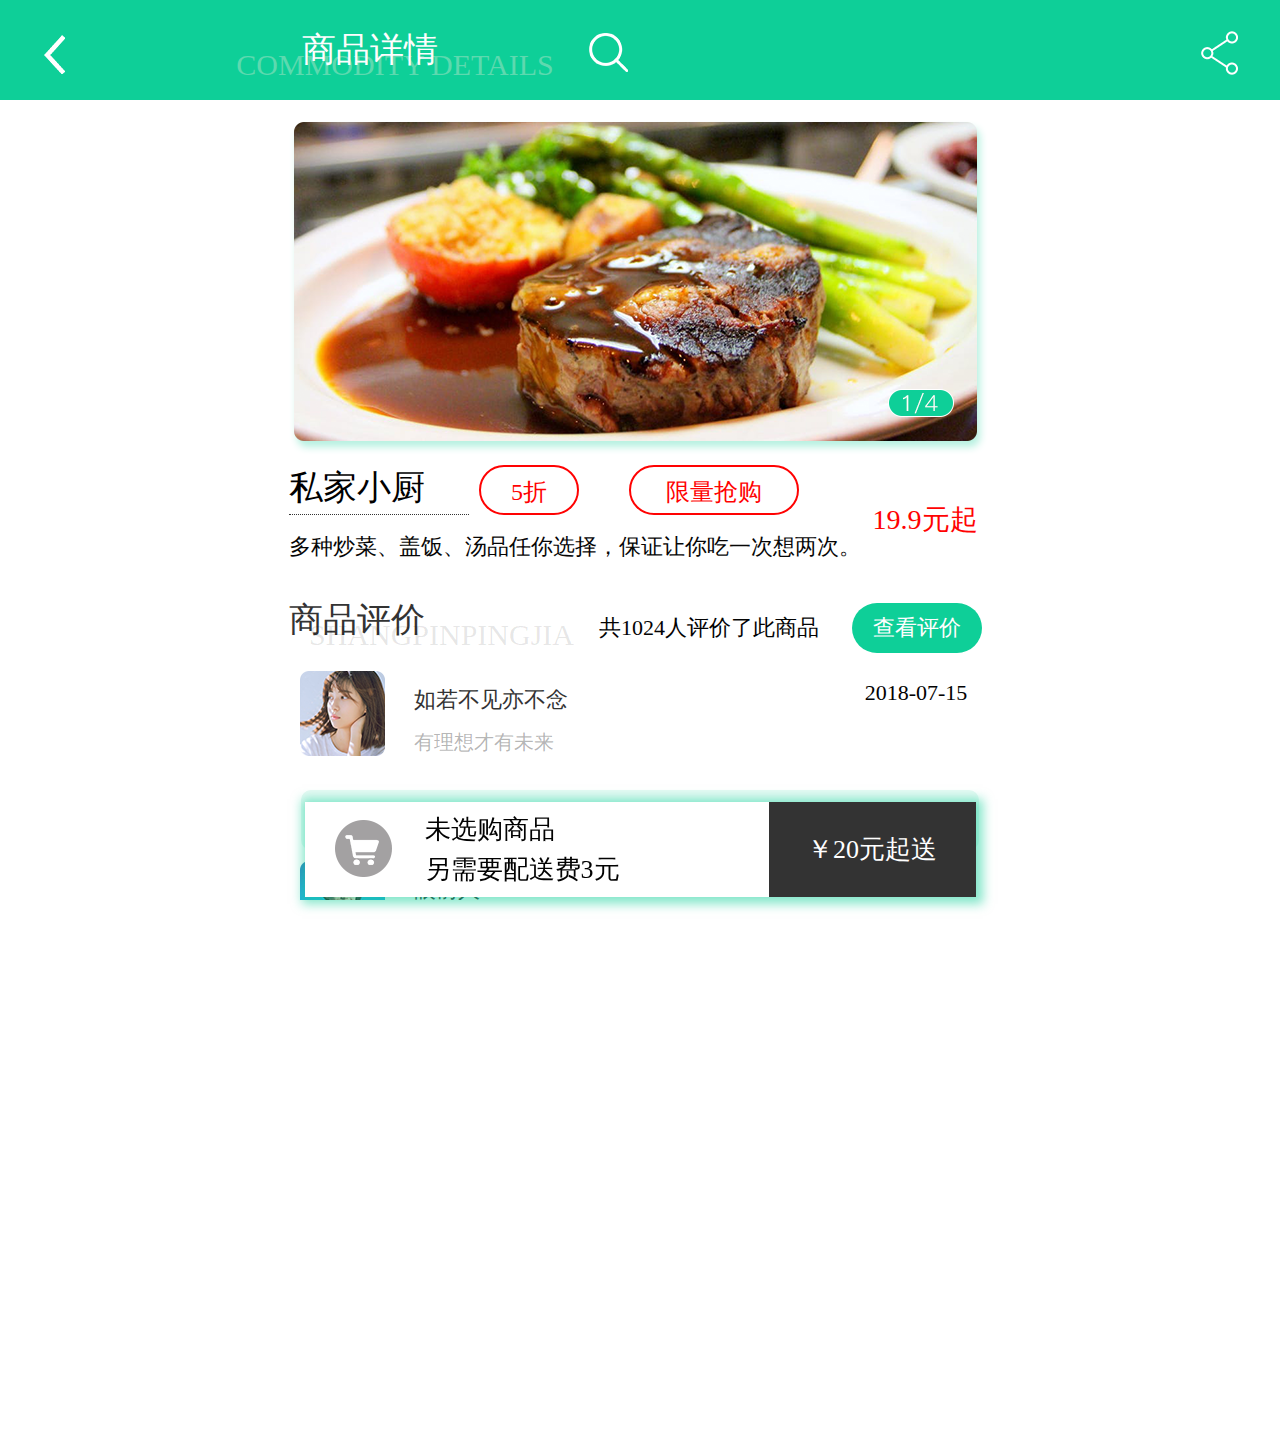
<file: shangpin.html>
<!DOCTYPE html>
<html lang="en">
<head>
	<meta charset="UTF-8">
	<title>商品详情</title>
	<meta name="viewport" content="width=device-width,initial-scale=1.0,user-scalable=no">
	<link rel="stylesheet" href="css/rem.css">
	<link rel="stylesheet" href="css/base.css">
	<link rel="stylesheet" href="css/shangpin.css">
</head>
<body>
	<!-- 顶部开始 -->
	<header>
		<div class="one">
			<a href="shop details.html"><img src="img/shop fanhui.png" alt=""></a>
		</div>
		<div class="two">
			<img src="img/shop cousuo.png" alt="">
		</div>
		<div class="three">
			<img src="img/shop fenxiang.png" alt="">
		</div>
		<div class="title">商品详情</div>
		<div class="english">COMMODITY DETAILS</div>
	</header>

	<!-- 内容开始 -->
	<main>
		<div class="banner">
			<img src="img/shangpinbanner.png" alt="">
		</div>
		<div class="details">
			<div class="title">
				<div class="word1">
					<div class="one">
					<p>私家小厨</p>
					</div>
					<div class="two"><p>5折</p></div>
					<div class="three"><p>限量抢购</p></div>
				</div>
				<div class="word2">
					<p>多种炒菜、盖饭、汤品任你选择，保证让你吃一次想两次。</p>
				</div>
			</div>
			<div class="money">
				<p>19.9元起</p>
			</div>
		</div>
		<!-- 商品评论 -->
		<div class="comment">
			<div class="one">
				<div class="box1">
					<div class="title">商品评价</div>
					<div class="english">SHANGPINPINGJIA</div>
				</div>
				<div class="box2">共1024人评价了此商品
				</div>
				<div class="box3">
					<div class="circle">查看评价</div>
				</div>
			</div>
			<div class="two">
				<div class="top">
					<div class="pic">
						<img src="img/shangpin touxiang1.png" alt="">
					</div>
					<div class="title">
						<div class="word1">如若不见亦不念</div>
						<div class="word2">有理想才有未来</div>
					</div>
					<div class="time">2018-07-15</div>
				</div>
				<div class="bottom">
					<div class="title">&nbsp&nbsp&nbsp&nbsp良心卖家，食品味道不错，包装也很好，赞。</div>
				</div>
			</div>
			<div class="two">
				<div class="top">
					<div class="pic">
						<img src="img/shangpin touxiang2.png" alt="">
					</div>
					<div class="title">
						<div class="word1">眼前人</div>
						<div class="word2">有理想才有未来</div>
					</div>
					<div class="time">2018-07-13</div>
				</div>
				<div class="bottom">
					<div class="title">&nbsp&nbsp&nbsp&nbsp菜品味道较好，但是没有餐巾纸，希望改进。</div>
				</div>
			</div>
		</div>
		<!-- 商品推荐 -->
		<div class="shop">
			<div class="one">
				<div class="box1">
					<div class="title">商品推荐</div>
					<div class="english">SHANGPINTUIJIAN</div>
				</div>
			</div>
			<div class="two">
				<ul>
					<li>
						<div class="pic">
							<img src="img/shangpin pic1.png" alt="">
							<div class="title">宫爆鸡丁</div>
							<div class="sale">月售231份</div>
							<div class="money"><span>26.00</span><p>RMB</p></div>
						</div>
					</li>
					<li>
						<div class="pic">
							<img src="img/shangpin pic2.png" alt="">
							<div class="title">牛肉炒米</div>
							<div class="sale">月售321份</div>
							<div class="money"><span>21.00</span><p>RMB</p></div>
						</div>
					</li>
					<li>
						<div class="pic">
							<img src="img/shangpin pic3.png" alt="">
							<div class="title">牛肉拉面</div>
							<div class="sale">月售467份</div>
							<div class="money"><span>19.90</span><p>RMB</p></div>
						</div>
					</li>
					<li>
						<div class="pic">
							<img src="img/shangpin pic4.png" alt="">
							<div class="title">水煮肉片</div>
							<div class="sale">月售379份</div>
							<div class="money"><span>28.00</span><p>RMB</p></div>
						</div>
					</li>
				</ul>
			</div>
		</div>
	</main>
	<!-- 底部开始 -->
	<footer>
		<div class="box">
			<div class="pic">
				<img src="img/shop gouwuche.png" alt="">
			</div>
			<div class="word">
				<div class="one">
					<p>未选购商品</p>
				</div>
				<div class="one">
					<p>另需要配送费3元</p>
				</div>

			</div>
			<div class="end">
				<p>￥20元起送</p>
			</div>
		</div>

	</footer>
</body>
</html>
</file>
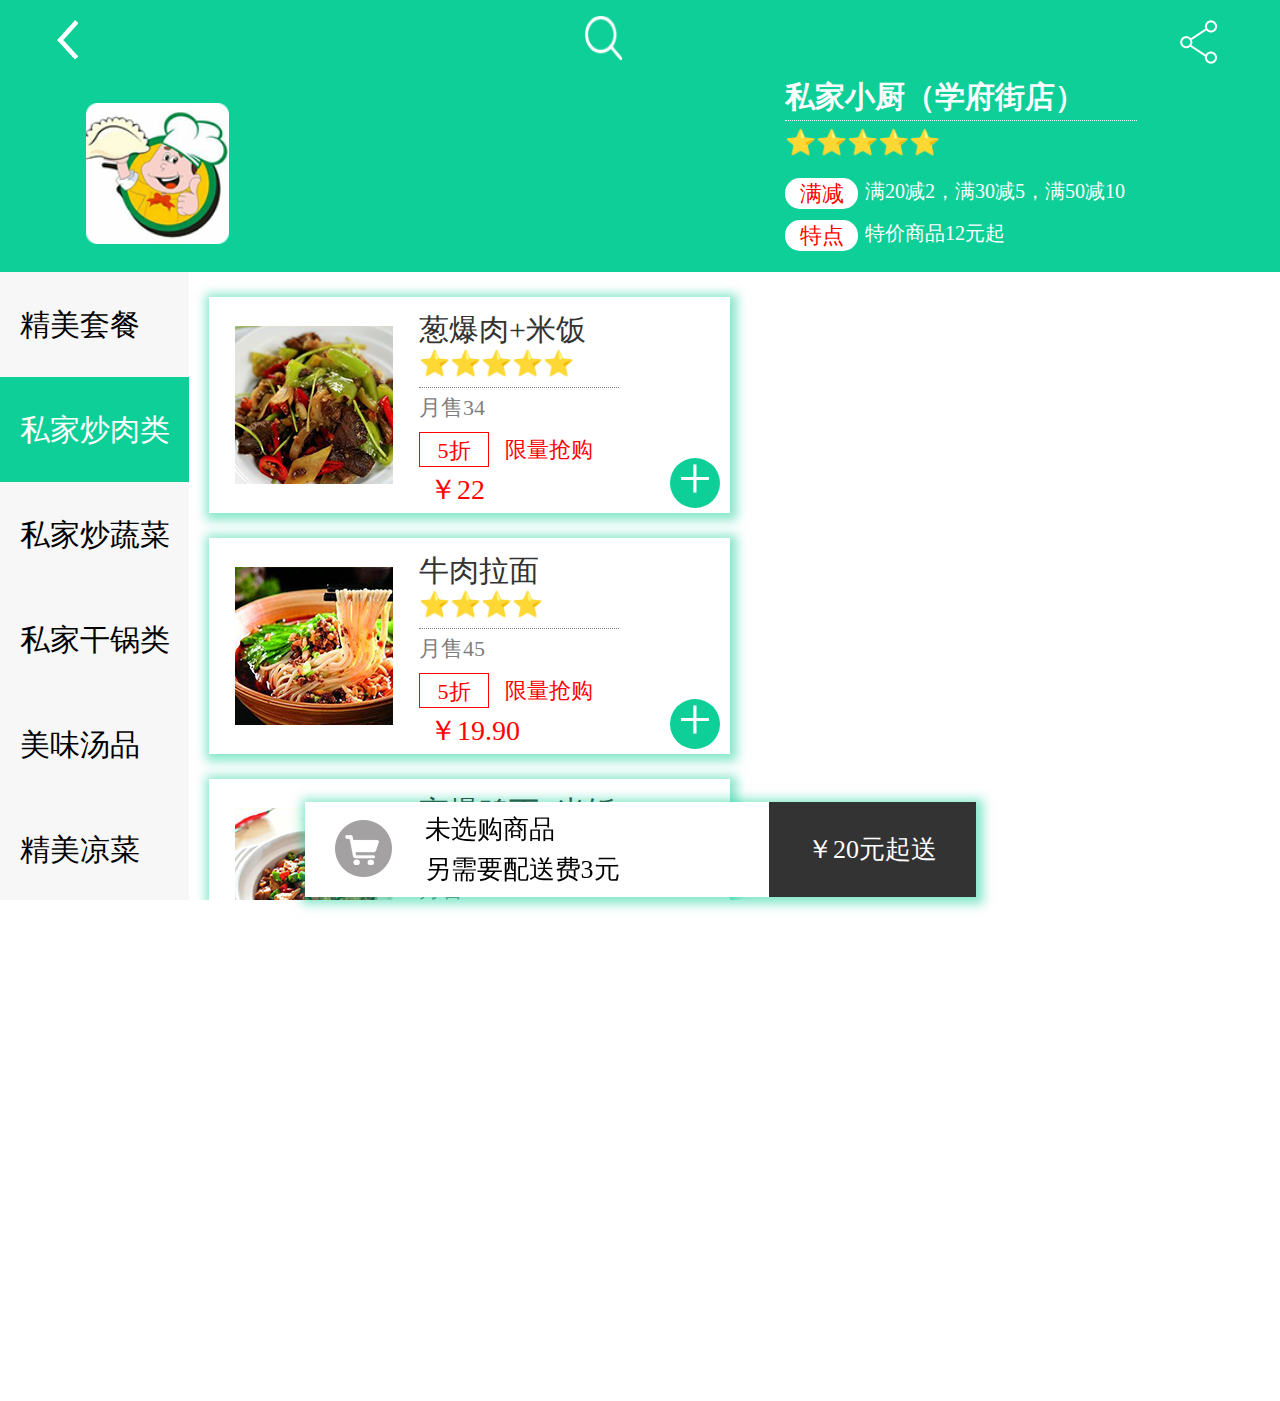
<file: shop details.html>
<!DOCTYPE html>
<html lang="en">
<head>
	<meta charset="UTF-8">
	<title>shop details</title>
	<meta name="viewport" content="width=device-width,initial-scale=1.0,user-scalable=no">
	<link rel="stylesheet" href="css/rem.css">
	<link rel="stylesheet" href="css/base.css">
	<link rel="stylesheet" href="css/shop details.css">
</head>
<body>
	<!-- 顶部开始 -->
	<header>
		<div class="top">
			<div class="one">
				<a href="index.html"><img src="img/shop fanhui.png" alt=""></a>
			</div>
			<div class="two">
				<img src="img/shop cousuo.png" alt="">
			</div>
			<div class="three">
				<img src="img/shop fenxiang.png" alt="">
			</div>
		</div>
		<div class="content">
			<div class="left">
				<img src="img/shop touxiang.png" alt="">
			</div>
			<div class="right">
				<div class="title"><h3>私家小厨（学府街店）</h3>
				</div>
				<div class="star">⭐⭐⭐⭐⭐</div>
				<div class="man">
					<div class="left1">
						<div class="box">
							<p>满减</p>
						</div>
						<div class="word">
							<p>满20减2，满30减5，满50减10</p>
						</div>
					</div>
					<div class="right1">
						
					</div>
				</div>
				<div class="man">
					<div class="left1">
						<div class="box">
							<p>特点</p>
						</div>
						<div class="word">
							<p>特价商品12元起</p>
						</div>
					</div>
					<div class="right1">
						
					</div>
				</div>
			</div>
		</div>
	</header>

	<!-- 内容开始 -->
	<main>
		<div class="list">
			<ul>
				<li>
					<div class="box">
						<p>精美套餐</p>
					</div>
				</li>
				<li>
					<div class="box">
						<p class="word">私家炒肉类</p>
					</div>
				</li>
				<li>
					<div class="box">
						<p>私家炒蔬菜</p>
					</div>
				</li>
				<li>
					<div class="box">
						<p>私家干锅类</p>
					</div>
				</li>
				<li>
					<div class="box">
						<p>美味汤品</p>
					</div>
				</li>
				<li>
					<div class="box">
						<p>精美凉菜</p>
					</div>
				</li>
				<li>
					<div class="box">
						<p>必点主食</p>
					</div>
				</li>
			</ul>
		</div>
		<div class="content">
			<ul>
				<li>
					<div class="box">
						<div class="pic">
							<a href="shangpin.html"><img src="img/shop list 1.png" alt=""></a>
						</div>
						<div class="right">
							<div class="title">
								<p>葱爆肉+米饭</p>
							</div>
							<div class="star">⭐⭐⭐⭐⭐
							</div>
							<div class="buy">
								<p>月售<span>34</span></p>
							</div>
							<div class="zhe">
								<div class="left">5折</div>
								<div class="left1">限量抢购</div>
							</div>
							<div class="money">
								<p>￥<span>22</span></p>
							</div>
							<div class="add">+</div>
					</div>
						</div>
						
				</li>
				<li>
					<div class="box">
						<div class="pic">
							<a href="shangpin.html"><img src="img/shop list2.png" alt=""></a>
						</div>
						<div class="right">
							<div class="title">
								<p>牛肉拉面</p>
							</div>
							<div class="star">⭐⭐⭐⭐
							</div>
							<div class="buy">
								<p>月售<span>45</span></p>
							</div>
							<div class="zhe">
								<div class="left">5折</div>
								<div class="left1">限量抢购</div>
							</div>
							<div class="money">
								<p>￥<span>19.90</span></p>
							</div>
							<div class="add">+</div>
						</div>

					</div>
				</li>
				<li>
					<div class="box">
						<div class="pic">
							<a href="shangpin.html"><img src="img/shop list3.png" alt=""></a>
						</div>
						<div class="right">
							<div class="title">
								<p>宫爆鸡丁+米饭</p>
							</div>
							<div class="star">⭐⭐⭐⭐⭐
							</div>
							<div class="buy">
								<p>月售<span>61</span></p>
							</div>
							<div class="zhe">
								<div class="left">5折</div>
								<div class="left1">限量抢购</div>
							</div>
							<div class="money">
								<p>￥<span>26</span></p>
							</div>
							<a href="firm price.html"><div class="add">+</div></a>
						</div>

					</div>
				</li>
				<li>
					<div class="box">
						<div class="pic">
							<a href="shangpin.html"><img src="img/shop list4.png" alt=""></a>
						</div>
						<div class="right">
							<div class="title">
								<p>葱爆肉+米饭</p>
							</div>
							<div class="star">⭐⭐⭐⭐
							</div>
							<div class="buy">
								<p>月售<span>78</span></p>
							</div>
							<div class="zhe">
								<div class="left">5折</div>
								<div class="left1">限量抢购</div>
							</div>
							<div class="money">
								<p>￥<span>21</span></p>
							</div>
							<div class="add">+</div>
						</div>

					</div>
				</li>
			</ul>
		</div>
	</main>


	<!-- 底部开始 -->
	<footer>
		<div class="box">
			<div class="pic">
				<img src="img/shop gouwuche.png" alt="">
			</div>
			<div class="word">
				<div class="one">
					<p>未选购商品</p>
				</div>
				<div class="one">
					<p>另需要配送费3元</p>
				</div>

			</div>
			<div class="end">
				<p>￥20元起送</p>
			</div>
		</div>

	</footer>
</body>
</html>
</file>
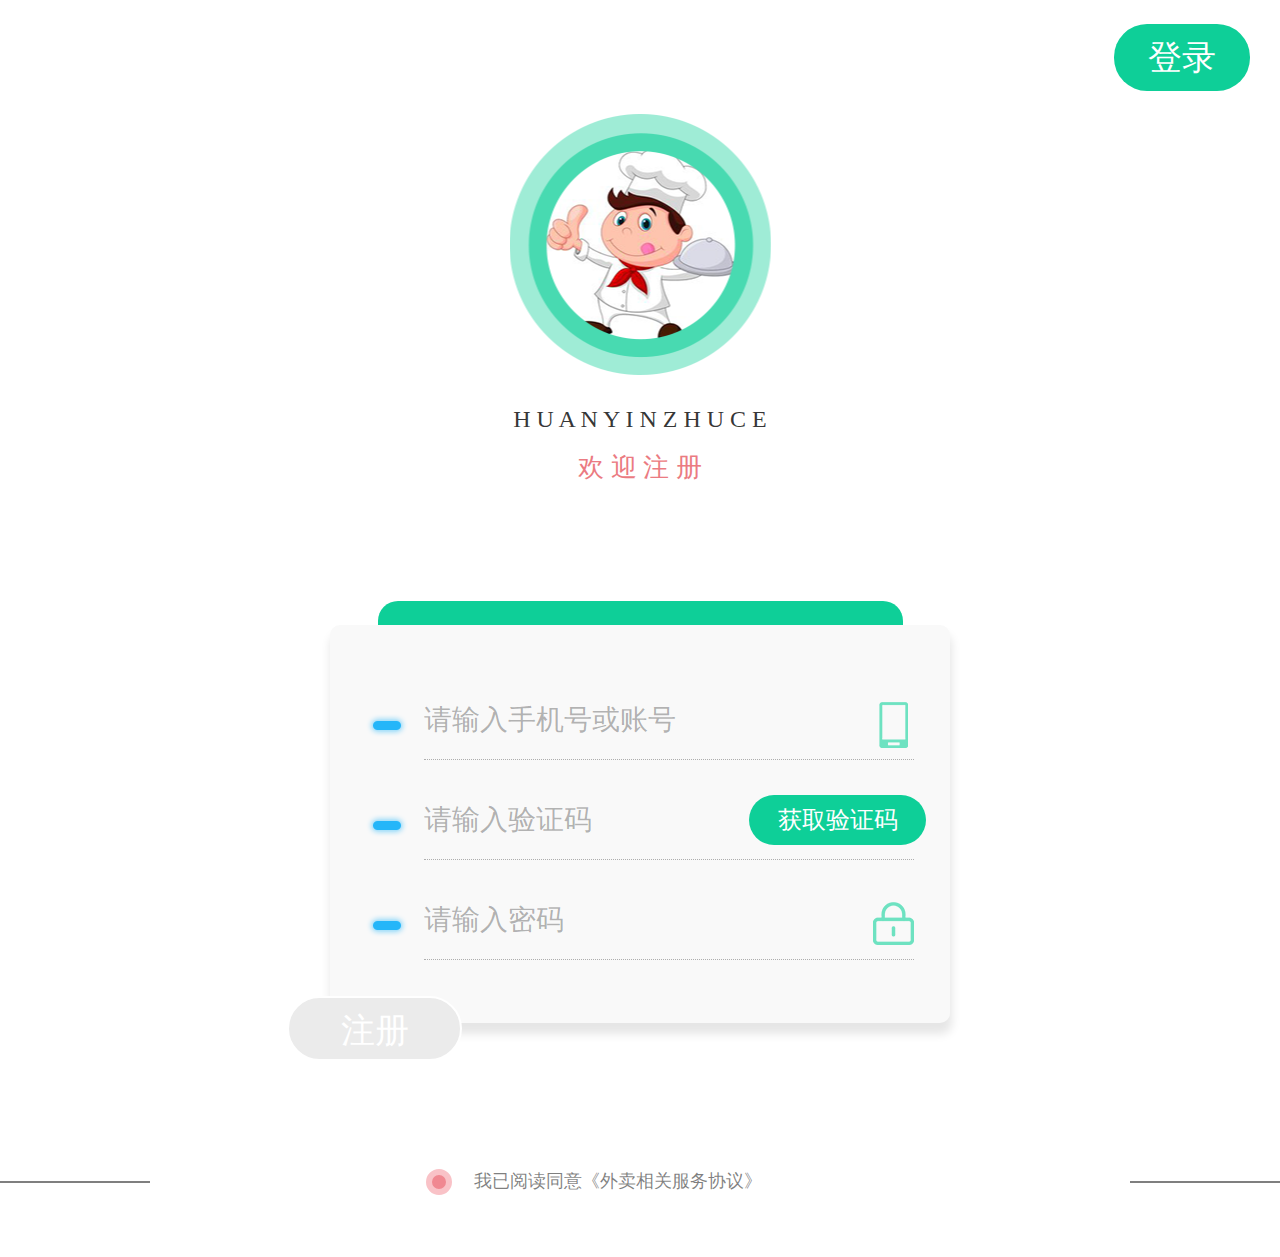
<file: zhuce.html>
<!DOCTYPE html>
<html lang="en">
<head>
	<meta charset="UTF-8">
	<title>注册页面</title>
	<meta name="viewport" content="width=device-width,initial-scale=1.0,user-scalable=no">
	<link rel="stylesheet" href="css/rem.css">
	<link rel="stylesheet" href="css/base.css">
	<link rel="stylesheet" href="css/zhuce.css">
</head>
<body>
	<!-- 顶部开始 -->
	<header>
		<div class="btn"><a href="denglu.html">登录</a></div>
	</header>

	<!-- 登录头像开始 -->
	<div class="head">
		<div class="pic"></div>
	</div>

	<!-- 欢迎登录开始 -->
	<div class="title">
		<div class="up">H U A N Y I N Z H U C E </div>
		<div class="down">欢 迎 注 册</div>
	</div>

	<!-- 内容开始 -->
	<main>
		<div class="top"></div>
		<div class="among">
			<div class="one">
				<div class="pic">
					<div class="left"></div>
					<input type="text" placeholder="请输入手机号或账号">
					<div class="right">
						<img src="img/denglu2.png" alt="">
					</div>
				</div>
			</div>
			<div class="one change">
				<div class="pic">
					<div class="left"></div>
					<input type="text" placeholder="请输入验证码">
					<div class="right1">获取验证码</div>
				</div>
			</div> 
			<div class="one change">
				<div class="pic">
					<div class="left"></div>
					<input type="password" placeholder="请输入密码">
					<div class="right">
						<img src="img/denglu3.png" alt="" class="img1"> 
					</div>
				</div>
			</div> 
			
			<div class="success"><a href="denglu.html">注册</a></div>
		</div>
	</main>


	<!-- 底部开始 -->
	<footer>
		<div class="last1"></div>
		<div class="last2">
			<div class="left"></div>
			<div class="right">我已阅读同意《外卖相关服务协议》</div>
		</div>
		<div class="last3">
		</div>
	</footer>
	<!-- 底部结束 -->
</body>
</html>
</file>
<file: css/rem.css>
/*
* @Author: Lenovo
* @Date:   2018-08-08 11:20:37
* @Last Modified by:   Lenovo
* @Last Modified time: 2018-08-08 11:35:13
*/
*{
	padding: 0;
	margin: 0;
}
@media screen and (min-width: 360px){
	html{
		font-size: calc(360/750*100px);
	}
}
@media screen and (min-width: 375px){
	html{
		font-size: calc(375/750*100px);
	}
}
@media screen and (min-width: 412px){
	html{
		font-size: calc(412/750*100px);
	}
}
@media screen and (min-width: 750px){
	html{
		font-size: calc(750/750*100px);
	}
}
</file>
<file: css/index.css>
/*
* @Author: Lenovo
* @Date:   2018-08-08 09:19:27
* @Last Modified by:   Lenovo
* @Last Modified time: 2018-10-31 23:06:07
*/
*{
	padding: 0;
	margin: 0;
	list-style: none;
	box-sizing: border-box;
}
a{
	text-decoration: none;
	color:#000;
}
i{
	font-style: normal;
}

/* 头部搜索开始 */
header{
	height: 0.9rem;
	width: 100%;
	background: #0ECF98;
	position: relative;
	position: fixed;
	top: 0;
	left: 0;
	z-index: 99;
}
header .page{
	width: 1.10rem;
	height: 100%;
	float: left;
	font-size: 0.34rem;
	color: #fff;
	text-align: center;
	line-height: 0.9rem;
}
header .search{
	height: 0.46rem;
	width: 4.8rem;
	float: left;
	margin-top: 0.22rem;
	margin-left: 0.48rem;
	border-radius: 0.23rem;
}
header input{
	float: left;
	width: 4.75rem;
	height: 0.38rem;
	background: #fff;
	background-image: url('../img/cs.png');
	background-repeat: no-repeat;
	background-position:0.13rem center;
	background-size: 0.30rem 0.30rem;
	border-radius: 0.3rem;
	border: none;
	margin: 0.28rem 0 0 0.35rem;
	padding-left: 0.55rem;
	color: #e1e1e1;
	outline: none;
	line-height: 0.9rem;
	position: relative;
}
header .sound img{
	position: absolute;
	height: 0.2rem;
	width: 0.2rem;
	top: 0.38rem;
	right: 1.43rem;
}
/* 改变input中提示性文字的样式 */
input::-webkit-input-placeholder{
	color: #e1e1e1;
	font-size: 0.22rem;
	line-height: 0.38rem
}
header .scan{
	height: 0.9rem;
	width: 0.64rem;
	float: right;
	/* margin-right: 0.24rem; */
}
header .scan .circle{
	height: 0.4rem;
	width: 0.4rem;
	border-radius: 0.2rem;
	margin: 0 auto;margin-top: 0.25rem;
	background: #fff;
	background-image: url('../img/scan.png');
	background-repeat: no-repeat;
	background-position: center;
	background-size: 0.21rem 0.21rem;
}



/* banner图开始 */

.swiper-container {
    width: 100%;
    height: 4.4rem;
    margin-top: 0.9rem;
} 
.swiper-container img{
	width: 100%;
	margin-top: 0.9rem;	

} 
.banner{
	height: 3.58rem;
	width: 100%;
	background-image: url('../img/banner.png');
	background-size: 7.5rem 5.2rem;
	background-repeat: no-repeat;
	background-position: center;
	overflow: hidden;
	margin-top: 0.9rem;
}
.banner .box{
	height: 0.45rem;
	width: 1.65rem;
	margin: 0 auto;
	margin-top: 3.12rem;
	display: flex;
	justify-content: space-between;
	align-items: center;
}
.banner .box .dot{
	height: 0.14rem;
	width: 0.14rem;
	border-radius: 0.7rem;
	background-color: #0ECF98;
}
.banner .box .dot1{
	background-color: #fff;
}
/* banner图结束 */



/* 图标开始 */
nav{
	height: 3.7rem;
	width: 100%;
/* 	background: pink; */
	padding: 0 0.24rem;
}
nav main{
/* 	width: 7.04rem; */
	height: 100%;
/* 	background: orange; */
	/* border: 0.01rem solid #ebebeb; */
}
nav main ul{
	height: 1.46rem;
	display: flex;
	flex-direction: row;
	justify-content: space-around; 
	flex-wrap: wrap;
	align-content: space-around;
	margin-top: 0.34rem;
}
nav main ul li{
	width: 1.19rem;
	height: 1.46rem;
	/* background-color: blue; */
/* 	border:0.01rem solid #000; */
	position: relative;
}

nav main ul li img{
	height: 0.92rem;
	width: 0.92rem;
	position: absolute;
	top: 0.15rem;
	left: 0;
	right: 0;
	margin: 0 auto;
}
nav main ul li p{
	font-size: 0.24rem;
	color: #060606;
	text-align: center;
	margin-top: 1.1rem;
}
/* 图标结束 */


/* 猜你喜欢 */
.guess .top{
	height: 1.39rem;
	width: 100%;
/* 	background: yellow; */
}
.guess .top img{
	width: 2.68rem;
	height: 0.98rem;
	margin-left: 2.41rem;
}
.guess .like{
	height: 4.12rem;
	width: 6.8rem;
	margin: 0 auto;
	display: flex;
	flex-direction: row;
	justify-content: center; 
	flex-wrap: wrap;
	align-content: space-around;
}
.guess .like ul{
	height: 2.12rem;
	width: 100%;
	display: flex;
	justify-content: space-around;
}
.guess .like ul li{
	height: 1.96rem;
	width: 3.17rem;
	float: left;
	position: relative;
}
.guess .like ul li img{
	height: 1.89rem;
	width: 3.11rem;
}
.guess .like ul li .shape{
	height: 0.36rem;
	width: 0.93rem;
	background: #D9BB87;
	position: absolute;
	top: 0.05rem;
	left: 0.1rem;
	border-bottom-right-radius: 0.18rem;
}
.guess .like ul li .shape p{
	font-size: 0.24rem;
	color: #fffcfc;
	text-align: center;
}
/* 猜你喜欢结束 */




/* 推荐商家开始 */
.list{
	margin-bottom: 1.2rem;
}
.list .top{
	height: 1.39rem;
	width: 100%;
/* 	background: yellow; */
	margin-top: 0.2rem;
}
.list .top img{
	width: 3.41rem;
	height: 0.98rem;
	margin-left: 2.04rem;
}
.list .among{
	height: 0.65rem;
	width: 7.04rem;
	/* background: green; */
	margin: 0 auto;
	margin-bottom: 0.25rem;

}
.list .among ul {
	display: flex;
	justify-content: space-between;
	align-items: center;
}
.list .among ul li{
	height: 0.48rem;
	width: 1.26rem;
	background-color: white;
	border-radius: 0.24rem;
	border: 0.02rem solid #0ECF98;
	float: left;
	margin-top: 0.13rem;
	color: #060606;
	font-size: 0.22rem;
	text-align: center;
	line-height: 0.48rem; 
	margin-bottom: 3rem; 
}
.list .bottom {
	width: 7.02rem;
	margin: 0 auto;
	margin-top: 0.2rem;
}
.list .bottom ul li{
	height: 2.23rem;
	width: 7.02rem;
/* 	background: red; */
	margin: 0 auto;
	margin-bottom: 0.25rem;
	box-shadow: 0.02rem 0.02rem 0.1rem 0.01rem #0ECF98;
}
.list .bottom ul li .picture{
	height: 1.74rem;
	width: 1.5rem;
	float: left;
	background: green;
	margin-top: 0.2rem;
	margin-left: 0.2rem;
}
.list .bottom ul li .content{
	height: 1.74rem;
	width: 5.03rem;
	/* background: yellow; */
	margin-top: 0.2rem;
	float: left;
	margin-left: 0.1rem
}
.list ul li .picture img{
	width: 1.5rem;
	height: 1.74rem;
}
.list ul li .content .one{
	height: 0.26rem;
	width: 100%;
/* 	background: blue; */
	text-align: left;
	line-height: 0.26rem;
	/* margin-top: 0.05rem; */
	margin-left: 0.1rem;
	overflow: hidden;
	text-overflow: ellipsis;
	white-space: nowrap;
}
.list ul li .content .zi{
	height: 0.26rem;
	width: 2.5rem;
/* 	background: pink;
 */	float: left;
}
.list ul li .content h6{
	font-size: 0.24rem;
	border-bottom: 0.02rem dotted #333;
}
.list ul li .content .one .star{
	height: 0.26rem;
	width: 1.3rem;
/* 	background: yellow; */
	float: right;
	font-size: 0.16rem;	
}
.list ul li .content .two{
	height: 0.26rem;
	width: 100%;
/* 	background: red; */
	text-align: left;
	line-height: 0.26rem;
	margin-top: 0.13rem;
	margin-left: 0.1rem;
	overflow: hidden;
	text-overflow: ellipsis;
	white-space: nowrap;
}
.list ul li .content p{
	font-size: 0.22rem;
	color: #333;
}
.list ul li .content .three{
	height: 0.26rem;
	width: 100%;
/* 	background: pink; */
	text-align: left;
	line-height: 0.26rem;
	margin-top: 0.07rem;
	margin-left: 0.1rem;
}
.list ul li .content .word1{
	color:  #808080;
	font-size: 0.2rem;
	float: left;
}
.list ul li .content .word2{
	color:  #808080;
	font-size: 0.2rem;
	float: left;
	margin-left: 0.5rem;
}
.list ul li .content .four{
	height: 0.38rem;
	width: 100%;
/* 	background: blue; */
	text-align: left;
	line-height: 0.38rem;
	margin-top: 0.05rem;
	margin-left: 0.1rem;
}
.list ul li .content .man{
	height: 0.34rem;
	width: 0.86rem;
	border-radius: 0.17rem;
	background: white;
	border: 0.02rem solid #0ECF98;
	font-size: 0.22rem;
	color:  #808080;
	text-align: center;
	line-height: 0.34rem;
	float: left;
}
.list ul li .content .four span{
	font-size: 0.2rem;
	color:  #808080;
	float: left;
	margin-left: 0.2rem;
}
.list ul li .content .five{
	height: 0.38rem;
	width: 100%;
/* 	background: blue; */
	text-align: left;
	line-height: 0.38rem;
	margin-left: 0.1rem;
	position: relative;
}
.list ul li .content .man{
	height: 0.34rem;
	width: 0.86rem;
	border-radius: 0.17rem;
	background: white;
	border: 0.02rem solid #0ECF98;
	font-size: 0.22rem;
	color: #060606;
	text-align: center;
	line-height: 0.34rem;
	float: left;
}
.list ul li .content .five span{
	font-size: 0.2rem;
	color:  #808080;
	float: left;
	/* margin-left: 0.2rem; */
}
.list ul li .content .five .time{
	height: 0.34rem;
	width: 0.86rem; 
/* 	background: red; */
	float: left;
/* 	margin-left:0.6rem; */
	line-height: 0.34rem;
	position: absolute;
	bottom: 0.03rem;
	right: 0.86rem;
} 
.list ul li .content .five .time p{
	color: #53c89b;
	font-size: 0.2rem;
}
.list ul li .content .five .time span{
	color: #53c89b;
	font-size: 0.2rem;
}
.list ul li .content .five .km{
	height: 0.34rem;
	width: 0.76rem; 
/* 	background: yellow; */
	float: right;
	text-align: center;
	line-height: 0,34rem;
} 




/* 底部开始 */
.last{
	height: 0.98rem;
	width: 100%;
	background:white;
	box-shadow: 0.02rem 0.02rem 0.1rem 0.01rem #0ECF98;
	position: fixed;
	bottom: 0;
	left: 0;
	right: 0;
} 
.last .tab{
	height: 0.98rem;
	width: 6.04rem;
/* 	background: yellow; */
	margin: 0 auto;
/* 	margin-top: 0.2rem; */
}
.last .tab ul {
	display: flex;
	justify-content: space-between;
}
.last .tab ul li{
	height: 0.84rem;
	width: 0.81rem;
/* 	background: pink; */
	float: left;
	margin-top: 0.05rem;
	position: relative;
}

.last .tab ul li img{
	height: 0.39rem;
	width: 0.39rem;
	position: absolute;
	top: 0.1rem;
	left: 0;
	right: 0;
	margin: 0 auto;
}
.last .tab ul li p{
	font-size: 0.2rem;
	color: #060606;
	text-align: center;
	margin-top: 0.5rem;
}
</file>
<file: css/base.css>
/*
* @Author: Lenovo
* @Date:   2018-08-09 11:30:10
* @Last Modified by:   Lenovo
* @Last Modified time: 2018-08-16 11:51:07
*/
*{
	padding: 0;
	margin: 0;
	list-style: none;
	box-sizing: border-box;
}
a{
	text-decoration: none;
	color: #000;
}
i{
	font-style: normal;
}
</file>
<file: css/add shop.css>
/*
* @Author: Lenovo
* @Date:   2018-08-09 11:30:28
* @Last Modified by:   Lenovo
* @Last Modified time: 2018-08-15 16:51:16
*/

body,html{
	height: 100%;
	width: 100%;
	overflow: hidden;
}

/* 顶部开始 */
header{
	width: 100%;
	height: 2.72rem;
	background: #0ecf98;
	position: fixed;
	top: 0;
	left: 0;
}
header .top{
	height: 0.73rem;
	width: 100%;
	/* background: red; */
}
header .top .one{
	height: 0.73rem;
	width: 0.9rem;
/* 	background: pink; */
	float: left;
	position: relative;
}
header .top .one img{
	height: 0.39rem;
	width: 0.21rem;
	position: absolute;
	left: 0.57rem;
	top: 0.2rem;
}
header .top .two{
	height: 0.73rem;
	width: 0.9rem;
/* 	background: pink; */
	float: left;
	margin-left: 4.5rem;
	position: relative;
}
header .top .two img{
	height: 0.44rem;
	width: 0.37rem;
	position: absolute;
	top: 0.16rem;
	left: 0.45rem;
}
header .top .three{
	height: 0.73rem;
	width: 0.9rem;
	margin-right: 0.1rem;
	float: right;
	position: relative;
}
header .top .three img{
	height: 0.44rem;
	width: 0.37rem;
	position: absolute;
	top: 0.2rem;

}
header .content {
	height: 2.05rem;
	width: 100%;
	/* background: green; */
}
header .content .left{
	height: 2.05rem;
	width: 2.25rem;
/* 	background: blue; */
	margin-left: 0.24rem;
	float: left;

}
header .content .left img{
	width: 1.43rem;
	height: 1.41rem;
	margin-top: 0.3rem;
	margin-left: 0.62rem;
}
header .content .right{
	width: 4.71rem;
	height: 2.05rem;
/* 	background: pink; */
	float: right;
	margin-right: 0.24rem;
}
header .content .right .title{
	width: 3.52rem;
	height: 0.47rem;
/* 	background: yellow; */

}
header .content .right .title h3{
	font-size: 0.3rem;
	color: white;
	text-align: left;
	line-height: 0.47rem;
	border-bottom: 0.01rem dotted #fff;
	overflow: hidden;
	text-overflow: ellipsis;
	white-space: nowrap;
}
header .content .right .star{
	height: 0.45rem;
	width: 3.05rem;
	/* background: green; */
	font-size: 0.25rem;
	margin-top: 0.08rem;
}
header .content .right .man{
	height: 0.37rem;
	width: 3.85rem;
	/* background: red; */
	margin-top: 0.05rem;
} 
header .content .right .man .left1{
	height: 100%;
	width: 0.8rem;
	/* background: orange; */
}
header .content .right .man .left1 .box{
	height: 0.31rem;
	width: 0.73rem;
	background: white;
	border-radius: 0.15rem;
	float: left;
}
header .content .right .man .left1 .box p{
	font-size: 0.22rem;
	color:#ff0202;
	text-align: center;
	line-height: 0.31rem;

}
header .content .right .man .left1 .word{
	height: 100%;
	width: 2.96rem;
/* 	background: blue; */
	margin-left: 0.8rem;

}
header .content .right .man .left1 .word p{
	font-size: 0.2rem;
	color: white;
}



/* 内容开始 */
main{
	width: 100%;
	height: 10.31rem;
	margin-top: 2.72rem;
/* 	background: pink; */
	margin-bottom: 0.98rem;
	overflow: hidden;
}
main .list{
	width: 1.89rem;
	height: 7.43rem;
	background: #f7f7f7;
	float: left;
}
main .list ul li{
	height: 1.05rem;
	width: 100%;
/* 	border: 0.01rem solid red; */
}
main .list ul li:nth-child(2){
	background: #0ecf98;
	color: white;
}
main .list ul li .box .word{
	color: white;
}
main .list .box{
	height: 1.05rem;
	width: 100%;
/* 	background: red; */
}
main .list .box p{
	font-size: 0.3rem;
	color: #000;
	line-height: 1.05rem;
	margin-left: 0.2rem;
}
main .content{
	height:10.31rem;
	width: calc(100% - 1.89rem);
/* 	background: yellow; */
	float: left;
	/* overflow: scroll;
 */
}

main .content ul li{
	height: 2.16rem;
	width: 5.21rem;
	margin-left: 0.2rem;
	margin-top: 0.25rem;
	box-shadow: 0.02rem 0.02rem 0.1rem 0.05rem rgba(14, 207, 152, 0.5);
}
main .content ul li .box{
	height: 2.16rem;
	width: 5.21rem;
	overflow: hidden;
	position: relative;
}
main .content ul li .box .pic{
	height: 1.7rem;
	width: 1.7rem;
	float: left;
	margin-left: 0.2rem;
	margin-top: 0.23rem;
}
main .content ul li .box .pic img{
	height: 1.58rem;
	width: 1.58rem;
	margin-left: 0.06rem;
	margin-top: 0.06rem;
}
main .content ul li .box .right{
	width: 2.94rem;
	height: 1.9rem;
	margin-left: 2.1rem;
	margin-top: 0.13rem;

}
main .content ul li .box .right .title{
	height: 0.39rem;
	width: 2.79rem;
}
main .content ul li .box .right .title p{
	font-size: 0.3rem;
	color: #333;
}
main .content ul li .box .right .star{
	height: 0.39rem;
	width: 2rem;
	font-size: 0.25rem;
	border-bottom: 0.01rem dotted #808080;
}
main .content ul li .box .right .buy{
	height: 0.39rem;
	width: 2.79rem;
	margin-top: 0.05rem;
}
main .content ul li .box .right .buy p{
	font-size: 0.22rem;
	color: #808080;
}
main .content ul li .box .right .zhe{
	height: 0.39rem;
	width: 2.79rem;
	overflow: hidden;
	position: relative;
}
main .content ul li .box .right .zhe .left{
	height: 0.35rem;
	width: 0.7rem;
	float: left;
	font-size: 0.22rem;
	text-align: center;
	color: #ff0202;
	line-height: 0.35rem;
	border: 0.01rem solid #ff0202;
}
main .content ul li .box .right .zhe .left1{
	height: 0.35rem;
	width: 1rem;
	float: left;
	font-size: 0.22rem;
	color: #ff0202;
	margin-left: 0.1rem;
	text-align: center;
	line-height: 0.35rem;
}

main .content ul li .box .right .money{
	height: 0.39rem;
	width: 2.79rem;
	color: #ff0202;
	font-size: 0.28rem;
	margin-left: 0.1rem;
}
main .content ul li .box .right .money p{
	color: #ff0202;
	font-size: 0.28rem;
}
main .content ul li .box .right .add{
	height: 0.5rem;
	width: 0.5rem;
	background: #0ecf98;
	position: absolute;
	bottom: 0.05rem;
	right: 0.1rem;
	border-radius: 0.25rem;
	color: white;
	font-size: 0.6rem;
	text-align: center;
	line-height: 0.4rem;
}
main .content ul li .box .right .jian{
	height: 0.5rem;
	width: 0.5rem;
	background: #0ecf98;
	position: absolute;
	bottom: 0.05rem;
	right: 0.9rem;
	border-radius: 0.25rem;
	color: white;
	font-size: 0.6rem;
	text-align: center;
	line-height: 0.4rem;
}
main .content ul li .box .right .math{
	height: 0.5rem;
	width: 0.5rem;
	position: absolute;
	bottom: 0.05rem;
	right: 0.5rem;
	color: rgba(0, 0, 0, 0.5);
	font-size: 0.3rem;
	text-align: center;
	line-height: 0.5rem;
}



/* 底部开始 */
footer{
	height: 0.98rem;
	width: 100%;
	position: fixed;
	bottom: 0;
}
footer .box{
	height: 0.95rem;
	width: 6.71rem;
	background: white;
	margin: 0 auto;
	box-shadow: 0.02rem 0.02rem 0.1rem 0.05rem rgba(14, 207, 152, 0.5);
	overflow: hidden;
	position: relative;
}
footer .box .pic{
	height: 0.78rem;
	width: 0.78rem;
	border-radius: 0.39rem;
	margin-top: 0.08rem;
	margin-left: 0.2rem;
	float: left;
	position: relative;
}
footer .box .pic img{
	height: 0.59rem;
	width: 0.59rem;
	position: absolute;
	top: 0.09rem;
	left: 0.09rem;

}
footer .box .word{
	height: 0.8rem;
	width: 2.88rem;
	margin-left: 1.2rem;
	margin-top: 0.08rem;
}
footer .box .word .one{
	height: 0.4rem;
	width: 2.62rem;
}
footer .box .word .one p{
	font-size: 0.22rem;
	color: #FF0202;
	line-height: 0.4rem;
}
footer .box .word .one span{
	font-size: 0.34rem;
}
footer .box .end{
	height: 0.95rem;
	width: 2.07rem;
	background: #333333;
	float:right;
	position: absolute;
	top: 0;
	right: 0;
	background: #0ecf98;
	border-radius: 0.05rem;
}
footer .box .end p{
	font-size: 0.22rem;
	color: #fff;
	text-align: center;
	line-height: 0.95rem;
}
</file>
<file: css/denglu.css>
/*
* @Author: Lenovo
* @Date:   2018-08-14 20:57:46
* @Last Modified by:   Lenovo
* @Last Modified time: 2018-08-17 11:26:16
*/

/* 顶部开始 */
header{
	height: 1rem;
	width: 100%;
	/* background: red; */
	margin: 0 auto;
}
a{
	color: #fff;
}
header .btn{
	height: 0.67rem;
	width: 1.36rem;
	background: #0ecf98;
	float: right;
	border-radius: 0.33rem;
	margin-top: 0.24rem;
	margin-right: 0.3rem;
	font-size: 0.34rem;
	color: #fff;
	text-align: center;
	line-height: 0.67rem;
}

/* 登录头像开始 */
.head{
	width: 100%;
	height: 2.89rem;
	/* background: yellow; */
	overflow: hidden;
	background: url('../img/denglu.png');
	background-position: center;
	background-size: cover;
}

/* 欢迎登录开始 */
.title{
	height: 1.22rem;
	width: 100%;
	/* background: orange; */
}
.title .up{
	height: 0.61rem;
	width: 3.62rem;
	margin: 0 auto;
	/* background: yellow; */
	color: rgba(0, 0, 0, 0.8);
	font-size: 0.24rem;
	text-align: center;
	line-height: 0.61rem;
}
.title .down{
	height: 0.61rem;
	width: 3.62rem;
	margin: 0 auto;
	/* background: red; */
	color: #eb7b82;
	font-size: 0.26rem;
	text-align: center;
}


/* 内容开始 */
main{
	height: 5.66rem;
	width: 100%;
	/* background: yellow; */
	overflow: hidden;
}
main .top{
	height: 0.24rem;
	width: 5.25rem;
	background: #0ecf98;
	margin: 0 auto;
	margin-top: 0.9rem;
	border-top-right-radius: 0.2rem;
	border-top-left-radius: 0.2rem;
}
main .among{
	height: 3.98rem;
	width: 6.2rem;
	margin: 0 auto;
	background: #F9F9F9;
	border-radius: 0.1rem;
	overflow: hidden;
	position: relative;
	box-shadow: 0.01rem 0.1rem 0.1rem 0.01rem rgba(0, 0, 0, 0.1);
}
main .among .one{
	height: 0.8rem;
	width: 5.72rem;
	/* background: red; */
	margin: 0 auto;
	margin-top: 0.6rem;
}
main .among .change{
	margin-top: 0.2rem;
}
main .among .one .left{
	height: 0.6rem;
	width: 0.65rem;
	/* background: green; */
	float: left;
	margin-top: 0.1rem;
	position: relative;
}
main .among .one .left img{
	height: 0.46rem;
	width: 0.29rem;
	position: absolute;
	top: 0.07rem;
	left: 0.18rem;
}
main .among .one .left .img1{
	height: 0.43rem;
	width: 0.41rem;
	position: absolute;
	top: 0.07rem;
	left: 0.12rem;
}
main .among .one input{
	height: 0.7rem;
	width: 4.6rem;
	/* background: yellow; */
	float: left;
	margin-top: 0.05rem;
	margin-left: 0.05rem;
	border: none;
	background: none;
	border-bottom: 0.01rem dotted rgba(0, 0, 0, 0.3);
	outline: none;
}
input::-webkit-input-placeholder{
	color: rgba(0, 0, 0, 0.3);
	font-size: 0.28rem;
}

/* 忘记密码 */
main .among .forget{
	width: 5.52rem;
	height:0.6rem;
	/* background: red; */
	margin: 0 auto;
	margin-top: 0.3rem;
}
main .among .forget .left{
	height: 0.35rem;
	width: 0.35rem;
	background: #0ecf98;
	float: left;
	margin-top: 0.12rem;
	border-radius: 0.2rem;
	color: #fff;
	font-size: 0.3rem;
	font-weight: 0;
	text-align: center;
	line-height: 0.35rem;

}
main .among .forget .word{
	width: 1.4rem;
	height: 0.5rem;
	/* background: pink; */
	float: left;
	margin-top: 0.05rem;
	margin-left: 0.15rem;
	font-size: 0.26rem;
	color: rgba(0, 0, 0, 0.3);
	line-height: 0.5rem;
}
main .success{
	height: 0.65rem;
	width: 1.75rem;
	background: #EBEBEB;
	border-radius: 0.33rem;
	border: 0.02rem solid #fff;
	font-size: 0.34rem;
	text-align: center;
	line-height: 0.65rem;
	color: #fff;
	position: fixed;
	top: 9.96rem;
	left: 2.87rem;
}



/* 底部开始 */
footer{
	width: 6.2rem;
	height: 1.5rem;
	/* background: pink; */
	margin: 0 auto;
	margin-top: 0.3rem;
	display: flex;
	justify-content: space-around;
}
footer .pic{
	height: 1rem;
	width: 1rem;
	margin-top: 0.25rem;
}
footer .pic img{
	height: 1.05rem;
	width: 1.05rem;
}
/* 底部结束 */
</file>
<file: css/dingdanye.css>
/*
* @Author: Lenovo
* @Date:   2018-08-12 19:18:27
* @Last Modified by:   Lenovo
* @Last Modified time: 2018-08-14 10:45:29
*/


/* 顶部开始 */
header{
	width: 100%;
	height: 1rem;
	background: #0ecf98;
	position: fixed;
	top: 0;
	left: 0;
}
header .one{
	height: 0.7rem;
	width: 0.7rem;
	/* background: pink; */
	float: right;
	margin-top: 0.15rem;
	margin-right: 0.24rem;
	position: relative;
}
header .one img{
	width: 0.39rem;
	height: 0.39rem;
	position: absolute;
	top: 0.2rem;
	left: 0.2rem;
}

header .title{
	height: 0.7rem;
	width: 1.8rem;
/* 	background: pink; */
	position: absolute;
	top:0.15rem;
	left: 2.8rem;
	font-size: 0.34rem;
	color: #fefdfd;
	text-align: center;
	line-height: 0.7rem;
	z-index: 1;
}
header .english{
	width: 3.9rem;
	height: 0.7rem;
/* 	background: orange; */
	position: absolute;
	bottom: 0rem;
	left: 2rem;
	color: #5DD9AF;
	font-size: 0.3rem;
	text-align: center;
	line-height: 0.7rem;
}


/* 内容开始 */
main{
	height: 12rem;
	width: 100%;
	/* background: pink; */
	margin-top: 1rem;
	overflow: hidden;
}
/* 附近商家 */
main .near{
	height: 4.53rem;
	width: 7.46rem;
	/* background: orange; */
	margin-left: 0.24rem;
	margin-top: 0.24rem;
}
main .near .word{
	height: 0.95rem;
	width: 2.98rem;
	/* background: white; */
	overflow: hidden;
}
main .near .word .top{
	height: 0.35rem;
	width: 2.72rem;
	/* background: red; */
	margin-top: 0.2rem;
	color: #0ecf98;
	font-size: 0.24rem;
	line-height: 0.35rem;
}
main .near .word .bottom{
	height: 0.35rem;
	width: 2.72rem;
	/* background: red; */
	color: #0ecf98;
	font-size: 0.3rem;
	line-height: 0.35rem;
}
main .near .pic{
	height: 3.57rem;
	width: 7.26rem;
	/* background: green; */
}
main .near .pic ul{
	display: flex;
	justify-content: flex-start;
}
main .near .pic ul li{
	height: 3.1rem;
	width: 2.56rem;
	background-color: white;
	box-shadow: 0rem 0rem 0.08rem 0.02rem rgba(14, 207, 152, 0.3);
	margin-top: 0.6rem;
	margin-right: 0.1rem;
	position: relative;
	border-radius: 0.1rem;

}
main .near .pic ul li .tu{
	height: 1.4rem;
	width: 1.4rem;
	/* background: red; */
	border-radius: 0.8rem;
	position: absolute;
	top: -0.4rem;
	left: 0.4rem;

}
main .near .pic ul li .tu img{
	height: 1.41rem;
	width: 1.41rem;
}
main .near .pic .word{
	height: 1.9rem;
	width: 2.1rem;
	/* background-color: blue; */
	margin-left: 0.13rem;
	margin-top: 1.1rem;
	overflow: hidden;

}
main .near .pic ul li h4{
	font-size: 0.28rem;
	color: #000;
	margin-left: 0.6rem;

}
main .near .pic .word .line{
	height: 0.2rem;
	width: 1.33rem;
/* 	background: red; */
	border-bottom: 1px dotted #c4c4c4;
	margin: 0 auto;
}
main .near .pic .word .title{
	height: 0.4rem;
	width: 1.98rem;
	/* background-color: red; */
	margin-top: 0.04rem;
	margin: 0 auto;
	font-size: 0.22rem;
	color: #c2c2c2;
	text-align: center;
	line-height: 0.4rem;
}
main .near .pic .word .yh{
	height: 0.27rem;
	width: 1.06rem;
	/* background-color: red; */
	margin: 0 auto;
	margin-top: 0.1rem;
	color: #0ecf98;
	font-size: 0.2rem;
}

/* 历史订单 */
main .history{
	height: 6.53rem;
	width: 7.02rem;
	/* background: orange; */
	margin: 0 auto;
	margin-top: 0.44rem;
}
main .history .word{
	height: 0.95rem;
	width: 2.98rem;
	/* background: yellow; */
	overflow: hidden;
}
main .history .word .top{
	height: 0.35rem;
	width: 2.72rem;
	/* background: red; */
	margin-top: 0.2rem;
	color: #0ecf98;
	font-size: 0.24rem;
	line-height: 0.35rem;
}
main .history .word .bottom{
	height: 0.35rem;
	width: 2.72rem;
	/* background: red; */
	color: #0ecf98;
	font-size: 0.3rem;
	line-height: 0.35rem;
}
main .history li{
	height: 1.38rem;
	width: 7.02rem;
	/* background: red; */
	margin-top: 0.2rem;
	border-radius: 0.15rem;
	overflow: hidden;
	box-shadow: 0.01rem 0.01rem 0.08rem 0.02rem rgba(14, 207, 152, 0.3);
}
main .history ul li .pic{
	width: 1.44rem;
	height: 1.35rem;
	background-color: #fff;
	margin-left: 0.05rem;
	margin-top: 0.02rem;
	float: left;
}
main .history ul li .pic img{
	height: 1.52rem;
	width: 1.42rem;
}
main .history ul li .among{
	height: 1.15rem;
	width: 2.7rem;
	/* background-color: green; */
	margin-left: 0.3rem;
	float: left;
	margin-top: 0.1rem;
}
main .history ul li .among .one{
	height: 0.45rem;
	width: 1.46rem;
	/* background-color: yellow; */
	border-bottom: 0.01rem dotted #000;
	font-size: 0.28rem;
	color: #000;
}
main .history ul li .among .two{
	height: 0.31rem;
	width: 2.5rem;
	/* background-color: yellow; */
	color: rgba(0, 0, 0, 0.7);
	font-size: 0.22rem;
}
main .history ul li .among .three{
	height: 0.32rem;
	width: 2.5rem;
	margin-top: 0.05rem;
	/* background-color: yellow; */
	color: #ff1753;
	font-size: 0.18rem;
	line-height: 0.32rem;

}
main .history ul li .last{
	width: 2.4rem;
	height: 1.35rem;
	background-color: #fff;
	margin-left: 0.05rem;
	margin-top: 0.02rem;
	float: right;
}
main .history ul li .last .right{
	height: 0.51rem;
	width: 1.59rem;
	border-radius: 0.25rem;
/* 	background-color: yellow; */
	margin-left: 0.4rem;
	margin-top: 0.12rem;
	box-shadow: 0rem 0rem 0.1rem 0.02rem rgba(14, 207, 152, 0.3);
	color: #0ecf98;
	font-size: 0.24rem;
	text-align: center;
	line-height: 0.51rem;
}



/* 底部开始 */
footer{
	height: 0.98rem;
	width: 100%;
	background:white;
	box-shadow: 0.02rem 0.02rem 0.1rem 0.01rem #0ECF98;
	position: fixed;
	bottom: 0;
	left: 0;
	right: 0;
} 
footer .tab{
	height: 0.98rem;
	width: 6.04rem;
/* 	background: yellow; */
	margin: 0 auto;
/* 	margin-top: 0.2rem; */
}
footer .tab ul {
	display: flex;
	justify-content: space-between;
}
footer .tab ul li{
	height: 0.84rem;
	width: 0.81rem;
	/* background: pink; */
	float: left;
	margin-top: 0.05rem;
	position: relative;
}

footer .tab ul li img{
	height: 0.39rem;
	width: 0.39rem;
	position: absolute;
	top: 0.1rem;
	left: 0;
	right: 0;
	margin: 0 auto;
}

footer .tab ul li p{
	font-size: 0.2rem;
	color: #060606;
	text-align: center;
	margin-top: 0.5rem;
}
</file>
<file: css/firm price.css>
/*
* @Author: Lenovo
* @Date:   2018-08-09 11:30:28
* @Last Modified by:   Lenovo
* @Last Modified time: 2018-10-31 19:22:49
*/

body,html{
	height: 100%;
	width: 100%;
	overflow: hidden;
}

/* 顶部开始 */
header{
	width: 100%;
	height: 2.72rem;
	background: #0ecf98;
	position: fixed;
	top: 0;
	left: 0;
}
header .top{
	height: 0.73rem;
	width: 100%;
	/* background: red; */
}
header .top .one{
	height: 0.73rem;
	width: 0.9rem;
/* 	background: pink; */
	float: left;
	position: relative;
}
header .top .one img{
	height: 0.39rem;
	width: 0.21rem;
	position: absolute;
	left: 0.57rem;
	top: 0.2rem;
}
header .top .two{
	height: 0.73rem;
	width: 0.9rem;
/* 	background: pink; */
	float: left;
	margin-left: 4.5rem;
	position: relative;
}
header .top .two img{
	height: 0.44rem;
	width: 0.37rem;
	position: absolute;
	top: 0.16rem;
	left: 0.45rem;
}
header .top .three{
	height: 0.73rem;
	width: 0.9rem;
	margin-right: 0.1rem;
	float: right;
	position: relative;
}
header .top .three img{
	height: 0.44rem;
	width: 0.37rem;
	position: absolute;
	top: 0.2rem;

}
header .content {
	height: 2.05rem;
	width: 100%;
	/* background: green; */
}
header .content .left{
	height: 2.05rem;
	width: 2.25rem;
/* 	background: blue; */
	margin-left: 0.24rem;
	float: left;

}
header .content .left img{
	width: 1.43rem;
	height: 1.41rem;
	margin-top: 0.3rem;
	margin-left: 0.62rem;
}
header .content .right{
	width: 4.71rem;
	height: 2.05rem;
/* 	background: pink; */
	float: right;
	margin-right: 0.24rem;
}
header .content .right .title{
	width: 3.52rem;
	height: 0.47rem;
/* 	background: yellow; */

}
header .content .right .title h3{
	font-size: 0.3rem;
	color: white;
	text-align: left;
	line-height: 0.47rem;
	border-bottom: 0.01rem dotted #fff;
	overflow: hidden;
	text-overflow: ellipsis;
	white-space: nowrap;
}
header .content .right .star{
	height: 0.45rem;
	width: 3.05rem;
	/* background: green; */
	font-size: 0.25rem;
	margin-top: 0.08rem;
}
header .content .right .man{
	height: 0.37rem;
	width: 3.85rem;
	/* background: red; */
	margin-top: 0.05rem;
} 
header .content .right .man .left1{
	height: 100%;
	width: 0.8rem;
	/* background: orange; */
}
header .content .right .man .left1 .box{
	height: 0.31rem;
	width: 0.73rem;
	background: white;
	border-radius: 0.15rem;
	float: left;
}
header .content .right .man .left1 .box p{
	font-size: 0.22rem;
	color:#ff0202;
	text-align: center;
	line-height: 0.31rem;

}
header .content .right .man .left1 .word{
	height: 100%;
	width: 2.96rem;
/* 	background: blue; */
	margin-left: 0.8rem;

}
header .content .right .man .left1 .word p{
	font-size: 0.2rem;
	color: white;
}



/* 内容开始 */
main{
	width: 100%;
	height: 10.31rem;
	margin-top: 2.72rem;
/* 	background: pink; */
	margin-bottom: 0.98rem;
	overflow: hidden;
}
main .list{
	width: 1.89rem;
	height: 7.43rem;
	background: #f7f7f7;
	float: left;
}
main .list ul li{
	height: 1.05rem;
	width: 100%;
/* 	border: 0.01rem solid red; */
}
main .list ul li:nth-child(2){
	background: #0ecf98;
	color: white;
}
main .list ul li .box .word{
	color: white;
}
main .list .box{
	height: 1.05rem;
	width: 100%;
/* 	background: red; */
}
main .list .box p{
	font-size: 0.3rem;
	color: #000;
	line-height: 1.05rem;
	margin-left: 0.2rem;
}
main .content{
	height:10.31rem;
	width: calc(100% - 1.89rem);
/* 	background: yellow; */
	float: left;
	/* overflow: scroll;
 */
}

main .content ul li{
	height: 2.16rem;
	width: 5.21rem;
	margin-left: 0.2rem;
	margin-top: 0.25rem;
	box-shadow: 0.02rem 0.02rem 0.1rem 0.05rem rgba(14, 207, 152, 0.5);
}
main .content ul li .box{
	height: 2.16rem;
	width: 5.21rem;
	overflow: hidden;
	position: relative;
}
main .content ul li .box .pic{
	height: 1.7rem;
	width: 1.7rem;
	float: left;
	margin-left: 0.2rem;
	margin-top: 0.23rem;
}
main .content ul li .box .pic img{
	height: 1.58rem;
	width: 1.58rem;
	margin-left: 0.06rem;
	margin-top: 0.06rem;
}
main .content ul li .box .right{
	width: 2.94rem;
	height: 1.9rem;
	margin-left: 2.1rem;
	margin-top: 0.13rem;

}
main .content ul li .box .right .title{
	height: 0.39rem;
	width: 2.79rem;
}
main .content ul li .box .right .title p{
	font-size: 0.3rem;
	color: #333;
}
main .content ul li .box .right .star{
	height: 0.39rem;
	width: 2rem;
	font-size: 0.25rem;
	border-bottom: 0.01rem dotted #808080;
}
main .content ul li .box .right .buy{
	height: 0.39rem;
	width: 2.79rem;
	margin-top: 0.05rem;
}
main .content ul li .box .right .buy p{
	font-size: 0.22rem;
	color: #808080;
}
main .content ul li .box .right .zhe{
	height: 0.39rem;
	width: 2.79rem;
	overflow: hidden;
	position: relative;
}
main .content ul li .box .right .zhe .left{
	height: 0.35rem;
	width: 0.7rem;
	float: left;
	font-size: 0.22rem;
	text-align: center;
	color: #ff0202;
	line-height: 0.35rem;
	border: 0.01rem solid #ff0202;
}
main .content ul li .box .right .zhe .left1{
	height: 0.35rem;
	width: 1rem;
	float: left;
	font-size: 0.22rem;
	color: #ff0202;
	margin-left: 0.1rem;
	text-align: center;
	line-height: 0.35rem;
}

main .content ul li .box .right .money{
	height: 0.39rem;
	width: 2.79rem;
	color: #ff0202;
	font-size: 0.28rem;
	margin-left: 0.1rem;
}
main .content ul li .box .right .money p{
	color: #ff0202;
	font-size: 0.28rem;
}
main .content ul li .box .right .add{
	height: 0.5rem;
	width: 0.5rem;
	background: #0ecf98;
	position: absolute;
	bottom: 0.05rem;
	right: 0.1rem;
	border-radius: 0.25rem;
	color: white;
	font-size: 0.6rem;
	text-align: center;
	line-height: 0.4rem;
}
main .content ul li .box .right .adds{
	height: 0.5rem;
	width: 0.5rem;
	background: #0ecf98;
	position: absolute;
	bottom: 0.05rem;
	right: 0.1rem;
	border-radius: 0.25rem;
	color: white;
	font-size: 0.6rem;
	text-align: center;
	line-height: 0.4rem;
}
main .content ul li .box .right .jian{
	height: 0.5rem;
	width: 0.5rem;
	background: #0ecf98;
	position: absolute;
	bottom: 0.05rem;
	right: 0.9rem;
	border-radius: 0.25rem;
	color: white;
	font-size: 0.6rem;
	text-align: center;
	line-height: 0.4rem;
	/* display: none; */
}
main .content ul li .box .right .math{
	height: 0.5rem;
	width: 0.5rem;
	position: absolute;
	bottom: 0.05rem;
	right: 0.5rem;
	color: rgba(0, 0, 0, 0.5);
	font-size: 0.3rem;
	text-align: center;
	line-height: 0.5rem;
}



/* 底部开始 */
footer{
	height: 0.98rem;
	width: 100%;
	position: fixed;
	bottom: 0;
}
footer .box{
	height: 0.95rem;
	width: 6.71rem;
	background: white;
	margin: 0 auto;
	box-shadow: 0.02rem 0.02rem 0.1rem 0.05rem rgba(14, 207, 152, 0.5);
	overflow: hidden;
	position: relative;
}
footer .box .pic{
	height: 0.78rem;
	width: 0.78rem;
	border-radius: 0.39rem;
	margin-top: 0.08rem;
	margin-left: 0.2rem;
	float: left;
	position: relative;
}
footer .box .pic img{
	height: 0.59rem;
	width: 0.59rem;
	position: absolute;
	top: 0.09rem;
	left: 0.09rem;

}
footer .box .word{
	height: 0.8rem;
	width: 2.88rem;
	margin-left: 1.2rem;
	margin-top: 0.08rem;
}
footer .box .word .one{
	height: 0.4rem;
	width: 2.62rem;
}
footer .box .word .one p{
	font-size: 0.22rem;
	color: #FF0202;
	line-height: 0.4rem;
}
footer .box .word .one span{
	font-size: 0.34rem;
}
footer .box .end{
	height: 0.95rem;
	width: 2.07rem;
	background: #333333;
	float:right;
	position: absolute;
	top: 0;
	right: 0;
	background: #0ecf98;
	border-radius: 0.05rem;
}
footer .box .end p{
	font-size: 0.22rem;
	color: #fff;
	text-align: center;
	line-height: 0.95rem;
}

/* 遮罩开始 */
.all{
	width: 100%;
	height: 100%;
	position: fixed;
	top: 0;
	bottom: 0;
	background: rgba(255, 255, 255, 0.5);
}

/* 确认支付开始 */
.boxup{
	width: 5.5rem;
	height: 5.7rem;
	background: #0ecf98;
	position: fixed;
	top: 3.87rem;
	left: 1rem;
	z-index: 1;
	border-radius: 0.1rem;
}
.boxup .pic{
	height: 3.23rem;
	width: 100%;
	border-top-left-radius: 0.1rem;
	border-top-right-radius: 0.1rem;
	background: url('../img/firm price1.png');
	background-repeat: no-repeat;
	background-position: center;
	background-size: cover;
}
.boxup .title{
	height: 2.45rem;
	overflow: hidden;
}
.boxup .title .top{
	height: 0.74rem;
	width: 4.86rem;
	margin: 0 auto;
	margin-top: 0.1rem;
	font-size: 0.32rem;
	color: #000;
	line-height: 0.74rem;
}
.boxup .title .among{
	height: 0.74rem;
	width: 4.86rem;
	margin: 0 auto;
	overflow: hidden;
}
.boxup .title .among .one{
	height: 0.46rem;
	width: 0.46rem;
	background: #0ecf98;
	border-radius: 0.23rem;
	margin-left: 0.1rem;
	margin-top: 0.14rem;
	font-size: 0.48rem;
	color: #fff;
	text-align: center;
	line-height: 0.35rem;
	float: left;
	border: 0.01rem solid #fff;
}
.boxup .title .among .two{
	height: 0.46rem;
	width: 0.46rem;
	margin-top: 0.14rem;
	font-size: 0.3rem;
	color: #fff;
	text-align: center;
	line-height: 0.46rem;
	float: left;
}
.boxup .title .among .three{
	height: 0.46rem;
	width: 0.46rem;
	background: #0ecf98;
	border-radius: 0.23rem;
	margin-top: 0.14rem;
	font-size: 0.48rem;
	color: #fff;
	text-align: center;
	line-height: 0.35rem;
	float: left;
	border: 0.01rem solid #fff;
}

.boxup .title .bottom{
	height: 0.74rem;
	width: 4.86rem;
	margin: 0 auto;
}
.boxup .title .bottom .left{
	height: 0.74rem;
	width: 2.16rem;
	margin-left: 0.1rem;
	float: left;
	font-size: 0.18rem;
	color: #fff;
	line-height: 0.74rem;
}
.boxup .title .bottom .left span{
	font-size: 0.38rem;
}
.boxup .title .bottom .right{
	height: 0.74rem;
	width: 2.16rem;
	background: white;
	margin-left: 0.1rem;
	border-radius: 0.37rem;
	float: right;
	font-size: 0.32rem;
	text-align: center;
	line-height: 0.74rem;
	color: #0ecf98;
}
.coverbox{
	display: none;
}
</file>
<file: css/password pay.css>
/* 顶部开始 */
header{
	width: 100%;
	height: 1rem;
	background: #0ecf98;
	position: fixed;
	top: 0;
	left: 0;
}
header .one{
	height: 0.7rem;
	width: 0.7rem;
/* 	background: pink; */
	float: left;
	margin-top: 0.15rem;
	margin-left: 0.24rem;
	position: relative;
}
header .one img{
	width: 0.21rem;
	height: 0.39rem;
	position: absolute;
	top: 0.2rem;
	left: 0.2rem;
}

header .title{
	height: 0.7rem;
	width: 1.8rem;
/* 	background: pink; */
	position: absolute;
	top:0.15rem;
	left: 2.8rem;
	font-size: 0.34rem;
	color: #fefdfd;
	text-align: center;
	line-height: 0.7rem;
	z-index: 1;
}
header .english{
	width: 3.9rem;
	height: 0.7rem;
/* 	background: orange; */
	position: absolute;
	bottom: 0rem;
	left: 2rem;
	color: #5DD9AF;
	font-size: 0.3rem;
	text-align: center;
	line-height: 0.7rem;
}
/* 顶部结束 */

/* 支付信息开始 */
.comment{
	width: 100%;
	height: 3.6rem;
	/* background-color: #F9AE26; */
	overflow: hidden;
	margin-top: 1rem;
}
.comment .card{
	width: 6.2rem;
	height: 1.2rem;
	background: #0ecf98;
	margin-left: 0.66rem;
	margin-top: 0.3rem;
	border-radius: 0.1rem;
	box-shadow: 0 0 0.2rem #0ecf98;
	position: relative;
}
.comment .card  img{
	width: 0.7rem;
	height: 0.6rem;
	position: absolute;
	left: 0.36rem;
	top: 0.24rem;
}
.comment .card .title{
	width: 4.8rem;
	height: 0.8rem;
	line-height: 0.8rem;
	margin-top: 0.2rem;
	margin-left: 1.4rem;
}
.comment .card .title p{
	height: 0.4rem;
	font-size: 0.28rem;
	text-align: left;
	color: white;
}
.comment .money{
	width: 6rem;
	height: 1.8rem;
	margin: 0 auto;
	margin-top: 0.25rem;
	/* background: yellow; */
	border-bottom: 0.02rem dotted #0ecf98;
}
.comment .money h1{
	width: 1rem;
	height: 0.5rem;
	font-size: 0.4rem;
	color: #f81b50;
	float: left;
	text-align: center;
	margin-left: 1.3rem;
	margin-top: 0.44rem;
}
.comment .money .title{
	width: 100%;
	height: 1rem;
}
.comment .money h2{
	width: 3rem;
	height: 0.8rem;
	font-size: 0.8rem;
	color: #f81b50;
	float: left;
	margin-left: 0.1rem;
}
.comment .money p{
	width: 100%;
	height: 0.8rem;
	font-size: 0.22rem;
	color: #f81b50;
	text-align: center;
	margin-top: 0.05rem;
}
/* 支付信息结束 */

/* 输入密码开始 */
.password{
	width: 100%;
	height: 1.3rem;
}
.password ul{
	width: 4.2rem;
	height: 0.7rem;
	margin-left: 1.9rem;
	margin-top: 0.2rem;
}
.password ul li{
	width: 0.5rem;
	height: 0.7rem;
	line-height: 0.6rem;
	float: left;
	font-size: 0.8rem;
	color: #4D4D4D;
	text-align: center;
	border-bottom: 0.05rem solid #C1C1C1;
	margin-left: 0.1rem;
}
.password ul li:nth-child(5){
	font-size: 0.5rem;
}
/* 输入密码结束 */

/* 密码按键开始 */
.button{
	width: 100%;
	height: 7.2rem;
}
.button ul{
	width: 100%;
	height: 1rem;
	display: flex;
	/* 定义主轴上的排列方式 */
	justify-content: space-around;
	margin-bottom: 0.8rem;

}
.button ul li{
	width: 1.4rem;
	height: 1.4rem;
	background-image: url('../img/passward 2.png');
	background-size: cover;
	background-position: center;
	font-size: 0.42rem;
	color: #f81b50;
	text-align: center;
	line-height: 1.4rem;
}
.button ul li img{
	width: 0.4rem;
	height: 0.3rem;
}
</file>
<file: css/pay success.css>
/*
* @Author: Lenovo
* @Date:   2018-08-12 17:10:20
* @Last Modified by:   Lenovo
* @Last Modified time: 2018-08-12 18:54:56
*/


/* 顶部开始 */
header{
	width: 100%;
	height: 1rem;
	background: #0ecf98;
	position: fixed;
	top: 0;
	left: 0;
}
header .one{
	height: 0.7rem;
	width: 0.7rem;
/* 	background: pink; */
	float: left;
	margin-top: 0.15rem;
	margin-left: 0.24rem;
	position: relative;
}
header .one img{
	width: 0.21rem;
	height: 0.39rem;
	position: absolute;
	top: 0.2rem;
	left: 0.2rem;
}

header .title{
	height: 0.7rem;
	width: 1.8rem;
/* 	background: pink; */
	position: absolute;
	top:0.15rem;
	left: 2.8rem;
	font-size: 0.34rem;
	color: #fefdfd;
	text-align: center;
	line-height: 0.7rem;
	z-index: 1;
}
header .english{
	width: 3.9rem;
	height: 0.7rem;
/* 	background: orange; */
	position: absolute;
	bottom: 0rem;
	left: 2rem;
	color: #5DD9AF;
	font-size: 0.3rem;
	text-align: center;
	line-height: 0.7rem;
}


/* 内容开始 */
main{
	height: 16.7rem;
	width: 7.2rem;
	/* background: red; */
	margin: 0 auto;
	overflow: hidden;
	margin-top: 1rem;
}
main .accept{
	height: 2.76rem;
	width: 7.03rem;
	/* background: yellow; */
	margin: 0 auto;
	margin-top: 0.4rem;
	overflow: hidden;
	border-radius: 0.1rem;
	box-shadow: 0rem 0rem 0.08rem 0.02rem rgba(14, 207, 152, 0.3);
}
main .accept .pic{
	height: 2.24rem;
	width: 2.11rem;
	/* background: green; */
	float: left;
	margin-top: 0.26rem;
	margin-left: 0.26rem;
}
main .accept .pic img{
	width: 2.06rem;
	height: 2.24rem;
}
main .accept .word{
	height: 1.4rem;
	width: 2.5rem;
	/* background: orange; */
	margin-left: 2.9rem;
	margin-top: 0.83rem;
}
main .accept .word .top{
	height: 0.7rem;
	width: 2.5rem;
	/* background: yellow; */
}
main .accept .word .top .left{
	height: 0.14rem;
	width: 0.14rem;
	float: left;
	background: #0ecf98;
	margin-top: 0.27rem;
	margin-left: 0.2rem;
	border-radius: 0.07rem;
}
main .accept .word .top .right{
	height: 0.7rem;
	width: 1.75rem;
	/* background: red; */
	margin-left: 0.4rem;
	font-size: 0.28rem;
	color: #0ecf89;
	text-align: center;
	line-height: 0.7rem;	
}
main .accept .word .top .right span{
	font-size: 0.4rem;
}

main .accept .word .bottom{
	height: 0.7rem;
	width: 2.5rem;
	/* background: green; */
	color: #0ecf98;
	font-size: 0.32rem;
	line-height: 0.7rem;

}


main .success{
	height: 2.7rem;
	width: 7.03rem;
	/* background: orange; */
	margin: 0 auto;
	overflow: hidden;
}
main .success .one{
	height: 0.4rem;
	width: 4.3rem;
	/* background: red; */
	margin: 0 auto;
	margin-top: 0.79rem;
	color: #0ecf98;
	font-size: 0.26rem;
	text-align: center;
	line-height: 0.4rem;
}
main .success .two{
	height: 0.4rem;
	width: 1.37rem;
	/* background: red; */
	margin: 0 auto;
	color: #0ecf98;
	font-size: 0.24rem;
	text-align: center;
}
main .success .three{
	height: 0.85rem;
	width: 6rem;
	/* background: yellow; */
	margin:0 auto;
	margin-top: 0.2rem;
}
main .success .three .left{
	height: 0.73rem;
	width: 2.47rem;
	background: #0ecf98;
	float: left;
	margin-top: 0.06rem;
	margin-left: 0.4rem;
	border-radius: 0.36rem;
	color: #fff;
	font-size: 0.28rem;
	text-align: center;
	line-height: 0.73rem;
}
main .success .three .right{
	height: 0.73rem;
	width: 2.47rem;
	background: #0ecf98;
	float: right;
	margin-top: 0.06rem;
	margin-right: 0.4rem;
	border-radius: 0.36rem;
	color: #fff;
	font-size: 0.28rem;
	text-align: center;
	line-height: 0.73rem;
}


/* 商品推荐 */
main .shop{
	width: 7.02rem;
	height: 9.8rem;
	/* background: orange; */
	margin: 0 auto;
	margin-top: 0.2rem;
}
main .shop .one{
	height:0.65rem;
	width: 7.02rem;
	/* background: red; */
}
main .shop .one .box1{
	height: 100%;
	width: 2.95rem;
/* 	background: red; */
	position: relative;
	float: left;
}
main .shop .one .box1 .title{
	height: 0.5rem;
	width: 1.8rem;
/* 	background: pink; */
	font-size: 0.34rem;
	color: #333;
	line-height: 0.5rem;
	z-index: 1;
}
main .shop .one .box1 .english{
	width: 2.6rem;
	height: 0.5rem;
/* 	background: blue; */
	position: absolute;
	bottom: 0.1rem;
	left: 0.2rem;
	color: rgba(0, 0, 0, 0.1);
	font-size: 0.3rem;
	text-align: center;
	line-height: 0.7rem;
}
main .shop .two{
	height: 10.8rem;
	width: 7.02rem;
	/* background: green; */
}
main .shop ul li{
	height: 4.3rem;
	width: 3.2rem;
/* 	background: orange; */
	float: left;
	margin-right: 0.3rem;
	margin-left: 0.09rem;
	margin-top: 0.4rem;
	border-radius: 0.14rem;
	box-shadow: 0.03rem 0.04rem 0.08rem 0.02rem rgba(14, 207, 152, 0.3);
}
main .shop ul li:nth-child(2n){
	margin-right: 0;
}
main .shop ul li .pic{
	height: 2.31rem;
	width: 100%;
}
main .shop ul li .pic img{
	width: 3.2rem;
	height: 2.32rem;
}
main .shop ul li .pic .title{
	height: 0.52rem;
	width: 1.7rem;
	/* background: red; */
	margin: 0 auto;
	font-size: 0.34rem;
	color: #030303;
	text-align: center;
}
main .shop ul li .pic .sale{
	height: 0.52rem;
	width: 1.7rem;
	/* background: red; */
	margin: 0 auto;
	font-size: 0.22rem;
	color: rgba(0, 0, 0, 0.3);
	text-align: center;
	line-height: 0.52rem;
}
main .shop ul li .pic .money{
	height: 0.52rem;
	width: 1.8rem;
	margin: 0 auto;
	font-size: 0.42rem;
	color: #ff0202;
	line-height: 0.52rem;
	text-align: center;
	/* background: yellow; */
}
main .shop ul li .pic .money p{
	display: inline;
	font-size: 0.2rem;
}
</file>
<file: css/pay way.css>
/*
* @Author: Lenovo
* @Date:   2018-08-12 15:44:58
* @Last Modified by:   Lenovo
* @Last Modified time: 2018-08-16 09:16:33
*/
/* 头部开始 */
header{
	width: 100%;
	height: 6.3rem;
	background: #0ecf98;
	position: fixed;
	top: 0;
	left: 0;
}
header .top{
	height: 1rem;
	width: 100%;
/* 	background: orange; */
}
header .top .pic{
	height: 0.7rem;
	width: 0.7rem;
	/* background: pink; */
	float: left;
	margin-top: 0.15rem;
	margin-left: 0.24rem;
	position: relative;
}
header .top .pic img{
	width: 0.21rem;
	height: 0.39rem;
	position: absolute;
	top: 0.2rem;
	left: 0.2rem;
}
header .top .title{
	height: 0.7rem;
	width: 1.8rem;
	/* background: pink; */
	position: absolute;
	top:0.15rem;
	left: 2.8rem;
	font-size: 0.34rem;
	color: #fefdfd;
	text-align: center;
	line-height: 0.7rem;
}



header .bottom{
	height: 5.3rem;
	width: 100%;
	/* background: yellow; */
	overflow: hidden;
}
header .bottom .word1{
	height: 0.54rem;
	width: 7.02rem;
	/* background: red; */
	margin: 0 auto;
	margin-top: 0.2rem;
	position: relative;
}
header .bottom .word1 .left{
	height: 0.54rem;
	width: 1.5rem;
	/* background: blue; */
	font-size: 0.28rem;
	color: rgba(255, 255, 255, 0.8);
	line-height: 0.54rem;
	float: left;
	margin-left: 0.25rem;
}
header .bottom .word1 .right{
	height: 0.44rem;
	width: 0.85rem;
	margin-left: 1.9rem;
	border-radius: 0.22rem;
	border: 0.01rem solid rgba(255, 255, 255, 0.8);
	font-size: 0.18rem;
	color: rgba(255, 255, 255, 0.8);
	line-height: 0.44rem;
	text-align: center;
	position: absolute;
	top: 0.06rem;
}
header .bottom .word2{
	height: 0.56rem;
	width: 7.02rem;
	/* background: red; */
	margin: 0 auto;
	margin-top: 0.06rem;
}
header .bottom .word2 .tltle{
	height: 0.56rem;
	width: 1.5rem;
	/* background: blue; */
	float: left;
}
header .bottom .word2 .title p{
	font-size: 0.38rem;
	color: #fff;
	line-height: 0.54rem;
	margin-left: 0.25rem;
}

header .bottom .word3{
	height: 0.54rem;
	width: 7.02rem;
	/* background: red; */
	margin: 0 auto;
	margin-top: 0.06rem;
	position: relative;
}
header .bottom .word3 .left{
	height: 0.54rem;
	width: 2.2rem;
	/* background: blue; */
	font-size: 0.3rem;
	color: rgba(255, 255, 255, 0.8);
	line-height: 0.54rem;
	float: left;
	margin-left: 0.25rem;
}
header .bottom .word3 .right{
	height: 0.44rem;
	width: 2rem;
	margin-left: 2.6rem;
	font-size: 0.3rem;
	color: rgba(255, 255, 255, 0.8);
	line-height: 0.44rem;
	text-align: center;
	position: absolute;
	top: 0.06rem;
}
header .bottom .last{
	height: 2.15rem;
	width: 7.02rem;
	background: #fff;
	margin: 0 auto;
	margin-top: 0.2rem;
	border-radius: 0.1rem;
}
header .bottom .last .top{
	height: 1rem;
	width: 6.87rem;
	/* background: orange; */
	margin:0 auto;
}
header .bottom .last .top .left{
	width: 3.46rem;
	height: 1rem;
	/* background: red; */
	float: left;

}
header .bottom .last .top .left .time{
	height: 0.5rem;
	width: 1.75rem;
	/* background: green; */
	font-size: 0.34rem;
	color: #000;
	text-align: center;
	margin-top: 0.1rem;
}
header .bottom .last .top .left .ontime{
	height: 0.4rem;
	width: 3.45rem;
	/* background: blue; */
	color: #fa1b50;
	font-size: 0.22rem;
	text-align: center;
	line-height: 0.4rem;
}
header .bottom .last .top .right{
	width: 3.41rem;
	height: 1rem;
	/* background: green; */
	float: right;
	color: #fa1b50;
	font-size: 0.28rem;
	text-align: center;
	line-height: 1rem;
}
header .bottom .last .line{
	height: 0.15rem;
	width: 6.87rem;
	/* background: orange; */
	margin: 0 auto;
	position: relative;
	margin-top: 0.05rem;
}
header .bottom .last .line img{
	height: 0.04rem;
	width: 6.53rem;
	position: absolute;
	top: 0.05rem;
	left: 0.17rem;

}
header .bottom .last .bottom{
	height: 0.82rem;
	width: 6.87rem;
	/* background: yellow; */
	margin: 0 auto;
	margin-top: 0.05rem;
}
header .bottom .last .bottom .way{
	height: 0.77rem;
	width: 3.25rem;
	/* background: red; */
	float: left;
	font-size: 0.34rem;
	color: #000;
	line-height: 0.77rem;
	margin-left: 0.15rem;
}
header .bottom .last .bottom .way1{
	height: 0.77rem;
	width: 2.4rem;
	/* background: green; */
	float: right;
	color: #fa1b50;
	font-size: 0.28rem;
	text-align: center;
	line-height: 0.77rem;
}
header .bottom .last .bottom .way1 span{
	color: #000;
	margin-left: 0.1rem;
}



/* 主体开始 */
main{
	height: 7.3rem;
	width: 100%;
	/* background: red; */
	margin-top: 6.7rem;
}
main .content{
	height: 7.28rem;
	width: 7.01rem;
	background: white;
	margin: 0 auto;
	border-radius: 0.1rem;
	box-shadow: 0 0.02rem 0.05rem 0.01rem rgba(14, 207, 152, 0.2);
	position: fixed;
	top: 5.5rem;
	left: 0.25rem;
}
main .content .cook{
	height: 1rem;
	width: 7.02rem;
}
main .content .cook .word{
	height: 0.72rem;
	width: 2.87rem;
	float: left;
	margin-top: 0.09rem;
	margin-left: 1.8rem;
	color: #000;
	font-size: 0.38rem;
	line-height: 0.72rem;
}
main .content .cook .pic{
	height: 0.72rem;
	width: 0.72rem;
	float: right;
	margin-top: 0.09rem;
	font-size: 0.48rem;
	text-align: center;
	line-height: 0.72rem;
}
main .content .line{
	height: 0.06rem;
	width: 6.58rem;
	/* background: orange; */
	margin: 0 auto;
}
main .content .line img{
	height: 0.04rem;
	width: 6.53rem;
	display: block;
}


main .content .list{
	height: 1.1rem;
	width: 6.53rem;
	/* background: green; */
	margin: 0 auto;
	overflow: hidden;
}
main .content .list .pic{
	height:0.89rem;
	width: 0.89rem;
	/* background: red; */
	margin-top: 0.1rem; 
	float: left;
}
main .content .list .pic img{
	height: 0.71rem;
	width: 0.69rem;
	display: block;
	margin-top: 0.15rem;
	margin-left: 0.12rem;
}
main .content .list .pic img .tu{
	height: 0.71rem;
	width: 0.74rem;
	display: block;
	margin-top: 0.15rem;
	margin-left: 0.12rem;
}
main .content .list .word{
	height:0.89rem;
	width: 2.13rem;
	/* background: pink; */
	margin-top: 0.1rem; 
	float: left;
	margin-left: 0.2rem;
	font-size: 0.3rem;
	color: #000;
	line-height: 0.89rem;
	float: left;
}
main .content .list .word1{
	height:0.89rem;
	width: 2.13rem;
	/* background: pink; */
	margin-top: 0.1rem; 
	float: left;
	margin-left: 0.2rem;
	font-size: 0.3rem;
	line-height: 0.89rem;
	float: left;
	color: #0ecf98;
}
main .content .line1{
	height: 0.06rem;
	width: 5.79rem;
	/* background: orange; */
	margin-left: 1rem;
}
main .content .line1 img{
	height: 0.04rem;
	width: 5.74rem;
	display: block;
}
</file>
<file: css/personal.css>
/*
* @Author: Lenovo
* @Date:   2018-08-14 10:49:58
* @Last Modified by:   Lenovo
* @Last Modified time: 2018-09-14 17:34:05
*/

/* 顶部开始 */
header{
	width: 100%;
	height: 2.26rem;
	background: #0ecf98;
	position: fixed;
	top: 0;
	left: 0;
}
header .one{
	height: 0.6rem;
	width: 0.6rem;
	background: white;
	border-radius: 0.3rem;
	float: left;
	margin-top: 0.24rem;
	margin-left: 0.24rem;
	position: relative;
}
header .one img{
	width: 0.32rem;
	height: 0.32rem;
	position: absolute;
	top: 0.14rem;
	left: 0.14rem;

}
header .two{
	height: 0.6rem;
	width: 0.6rem;
	background: white;
	border-radius: 0.3rem;
	float: right;
	margin-top: 0.24rem;
	margin-right: 0.3rem;
	position: relative;
}
header .two img{
	width: 0.32rem;
	height: 0.32rem;
	position: absolute;
	top: 0.14rem;
	left: 0.14rem;
}

header .title{
	height: 0.7rem;
	width: 1.8rem;
/* 	background: pink; */
	position: absolute;
	top:0.15rem;
	left: 2.8rem;
	font-size: 0.34rem;
	color: #fefdfd;
	text-align: center;
	line-height: 0.7rem;
	z-index: 1;
}
header .english{
	width: 3.9rem;
	height: 0.7rem;
/* 	background: orange; */
	position: absolute;
	top: 0.35rem;
	left: 2rem;
	color: #5DD9AF;
	font-size: 0.3rem;
	text-align: center;
	line-height: 0.7rem;
}
header .mess{
	height: 0.32rem;
	width: 0.5rem;
	background-color: #F21E51;
	border-radius: 0.17rem;
	position: absolute;
	top: 0.1rem;
	right: 0.65rem;
	font-size: 0.18rem;
	color: #fff;
	text-align: center;
	line-height: 0.32rem;
}
header .box{
	height: 1.8rem;
	width: 7.02rem;
	background-color: white;
	margin: 0 auto;
	margin-top: 1.13rem;
	overflow: hidden;
	border-radius: 0.1rem;
	box-shadow: 0rem 0rem 0.1rem 0.08rem rgba(14, 207, 152, 0.3);
}
header .box .pic{
	height: 0.8rem;
	width: 0.8rem;
	/* background-color: orange; */
	margin-left: 0.43rem;
	margin-top: 0.38rem;
	float: left;
	background-image: url('../img/personal3.png');
	background-position: center;
	background-size: 100% 100%;
}
header .box .word{
	height: 1.14rem;
	width: 3.11rem;
	/* background-color:yellow; */
	float: left;
	margin-top: 0.33rem;
	margin-left: 0.2rem;
}
header .box .word .top{
	height: 0.3rem;
	width: 1.36rem;
	/* background-color: red; */
	font-size: 0.24rem;
	color: #000;
}
header .box .word .among{
	height: 0.28rem;
	width: 2.2rem;
	/* background-color: pink; */
	font-size: 0.2rem;
	color: rgba(0, 0, 0, 0.6);
}
header .box .word .last{
	height: 0.4rem;
	width: 2.7rem;
	/* background-color: green; */
	margin-top: 0.1rem;
	font-size: 0.2rem;
	color: rgba(0, 0, 0, 0.6);
	line-height: 0.4rem;
	font-weight: 400;
}
header .box .star{
	height: 0.4rem;
	width: 1.3rem;
	/* background-color: red; */
	float: left;
	margin-top: .5rem;
	position: relative;

}
header .box .star img{
	height: 0.21rem;
	width: 0.98rem;
	position: absolute;
	top: 0.05rem;
}
header .box .fen{
	height: 0.4rem;
	width: 0.8rem;
	/* background-color: red; */
	float: left;
	margin-top: .5rem;
	color: #0ecf98;
	font-size: 0.24rem;
	line-height: 0.4rem;
}
/* 顶部结束 */


/* 内容开始 */
main{
	width: 7.02rem;
	height: 5rem;
	/* background-color: orange; */
	margin:  0 auto;
	margin-top: 3.5rem;
}
main .box{
	height: 1rem;
	width: 7.02rem;
	/* background-color: red; */
	margin: 0 auto;
	border-radius: 0.15rem;
	margin-bottom: 0.25rem;
	box-shadow: 0.02rem 0.03rem 0.05rem 0.02rem rgba(14, 207, 152, 0.3);
}
main .box .left{
	height: 0.67rem;
	width: 0.67rem;
	/* background-color: yellow; */
	float: left;
	margin-top: 0.16rem;
	margin-left: 0.2rem;
	position: relative;
}
main .box .left img{
	width: 0.44rem;
	height: 0.45rem;
	position: absolute;
	top:0.11rem;
	left: 0.11rem;
}
main .box .middle{
	height: 0.73rem;
	width: 1.9rem;
	/* background-color: pink; */
	float: left;
	margin-top: 0.13rem;
	margin-left: 0.1rem;
}
main .box .middle .title1{
	height: 0.37rem;
	width: 1.9rem;
	/* background-color: yellow; */
	font-size: 0.26rem;
	color: #010101;
}
main .box .middle .title2{
	height: 0.37rem;
	width: 2.5rem;
	/* background-color: green; */
	font-size: 0.22rem;
	color: rgba(0, 0, 0, 0.5);
	line-height: 0.37rem;
}
main .box .right{
	height: 0.45rem;
	width: 0.45rem;
	float: right;
	background-color:#F21E51;
	margin-right: 0.24rem;
	margin-top: 0.27rem;
	border-radius: 0.22rem;
	color: #fff;
	font-size: 0.34rem;
	text-align: center;
	line-height: 0.4rem;
}
main .box .right1{
	height: 0.34rem;
	width: 0.5rem;
	float: right;
	border: 0.01rem solid #F21E51;
	margin-right: 0.24rem;
	margin-top: 0.27rem;
	border-radius: 0.19rem;
	color: #F21E51;
	font-size: 0.22rem;
	text-align: center;
	line-height: 0.34rem;
}


/* 底部开始 */
footer{
	height: 0.98rem;
	width: 100%;
	background:white;
	box-shadow: 0.02rem 0.02rem 0.1rem 0.01rem #0ECF98;
	position: fixed;
	bottom: 0;
	left: 0;
	right: 0;
} 
footer .tab{
	height: 0.98rem;
	width: 6.04rem;
/* 	background: yellow; */
	margin: 0 auto;
/* 	margin-top: 0.2rem; */
}
footer .tab ul {
	display: flex;
	justify-content: space-between;
}
footer .tab ul li{
	height: 0.84rem;
	width: 0.81rem;
	/* background: pink; */
	float: left;
	margin-top: 0.05rem;
	position: relative;
}

footer .tab ul li img{
	height: 0.4rem;
	width: 0.4rem;
	position: absolute;
	top: 0.1rem;
	left: 0;
	right: 0;
	margin: 0 auto;
}

footer .tab ul li p{
	font-size: 0.2rem;
	color: #060606;
	text-align: center;
	margin-top: 0.52rem;
}
</file>
<file: css/queren order.css>
/*
* @Author: Lenovo
* @Date:   2018-08-12 13:39:32
* @Last Modified by:   Lenovo
* @Last Modified time: 2018-08-16 10:04:23
*/


/* 头部开始 */
header{
	width: 100%;
	height: 5.48rem;
	background: #0ecf98;
}
header .top{
	height: 1rem;
	width: 100%;
	background: #0ecf98;
	position: fixed;
	top: 0;
	left: 0;
	z-index: 1;
}
header .top .pic{
	height: 0.7rem;
	width: 0.7rem;
	/* background: pink; */
	float: left;
	margin-top: 0.15rem;
	margin-left: 0.24rem;
	position: relative;
}
header .top .pic img{
	width: 0.21rem;
	height: 0.39rem;
	position: absolute;
	top: 0.2rem;
	left: 0.2rem;
}
header .top .title{
	height: 0.7rem;
	width: 1.8rem;
	/* background: pink; */
	position: absolute;
	top:0.15rem;
	left: 2.8rem;
	font-size: 0.34rem;
	color: #fefdfd;
	text-align: center;
	line-height: 0.7rem;
}



header .bottom{
	height: 5.3rem;
	width: 100%;
	/* background: yellow; */
	overflow: hidden;
	margin-top: 1rem;
	position: relative;
}
header .bottom .word1{
	height: 0.54rem;
	width: 7.02rem;
	/* background: red; */
	margin: 0 auto;
	margin-top: 0.2rem;
	position: relative;
}
header .bottom .word1 .left{
	height: 0.54rem;
	width: 1.5rem;
	/* background: blue; */
	font-size: 0.28rem;
	color: rgba(255, 255, 255, 0.8);
	line-height: 0.54rem;
	float: left;
	margin-left: 0.25rem;
}
header .bottom .word1 .right{
	height: 0.44rem;
	width: 0.85rem;
	margin-left: 1.9rem;
	border-radius: 0.22rem;
	border: 0.01rem solid rgba(255, 255, 255, 0.8);
	font-size: 0.18rem;
	color: rgba(255, 255, 255, 0.8);
	line-height: 0.44rem;
	text-align: center;
	position: absolute;
	top: 0.06rem;
}
header .bottom .word2{
	height: 0.56rem;
	width: 7.02rem;
	/* background: red; */
	margin: 0 auto;
	margin-top: 0.06rem;
}
header .bottom .word2 .tltle{
	height: 0.56rem;
	width: 1.5rem;
	/* background: blue; */
	float: left;
}
header .bottom .word2 .title p{
	font-size: 0.38rem;
	color: #fff;
	line-height: 0.54rem;
	margin-left: 0.25rem;
}

header .bottom .word3{
	height: 0.54rem;
	width: 7.02rem;
	/* background: red; */
	margin: 0 auto;
	margin-top: 0.06rem;
	position: relative;
}
header .bottom .word3 .left{
	height: 0.54rem;
	width: 2.2rem;
	/* background: blue; */
	font-size: 0.3rem;
	color: rgba(255, 255, 255, 0.8);
	line-height: 0.54rem;
	float: left;
	margin-left: 0.25rem;
}
header .bottom .word3 .right{
	height: 0.44rem;
	width: 2rem;
	margin-left: 2.6rem;
	font-size: 0.3rem;
	color: rgba(255, 255, 255, 0.8);
	line-height: 0.44rem;
	text-align: center;
	position: absolute;
	top: 0.06rem;
}
header .bottom .last{
	height: 2.15rem;
	width: 7.02rem;
	background: #fff;
	margin: 0 auto;
	margin-top: 0.2rem;
	border-radius: 0.1rem;
}
header .bottom .last .top1{
	height: 1rem;
	width: 6.87rem;
	/* background: orange; */
	margin:0 auto;
}
header .bottom .last .top1 .left{
	width: 3.46rem;
	height: 1rem;
	/* background: red; */
	float: left;

}
header .bottom .last .top1 .left .time{
	height: 0.5rem;
	width: 1.75rem;
	/* background: green; */
	font-size: 0.34rem;
	color: #000;
	text-align: center;
	margin-top: 0.1rem;
}
header .bottom .last .top1 .left .ontime{
	height: 0.4rem;
	width: 3.45rem;
	/* background: blue; */
	color: #fa1b50;
	font-size: 0.22rem;
	text-align: center;
	line-height: 0.4rem;
}
header .bottom .last .top1 .right{
	width: 3.41rem;
	height: 1rem;
	/* background: green; */
	float: right;
	color: #fa1b50;
	font-size: 0.28rem;
	text-align: center;
	line-height: 1rem;
}
header .bottom .last .line{
	height: 0.15rem;
	width: 6.87rem;
	/* background: orange; */
	margin: 0 auto;
	position: relative;
	margin-top: 0.05rem;
}
header .bottom .last .line img{
	height: 0.04rem;
	width: 6.53rem;
	position: absolute;
	top: 0.05rem;
	left: 0.17rem;

}
header .bottom .last .bottom{
	height: 0.82rem;
	width: 6.87rem;
	/* background: yellow; */
	margin: 0 auto;
	margin-top: 0.05rem;
}
header .bottom .last .bottom .way{
	height: 0.77rem;
	width: 3.25rem;
	/* background: red; */
	float: left;
	font-size: 0.34rem;
	color: #000;
	line-height: 0.77rem;
	margin-left: 0.15rem;
}
header .bottom .last .bottom .way1{
	height: 0.77rem;
	width: 2.4rem;
	/* background: green; */
	float: right;
	color: #fa1b50;
	font-size: 0.28rem;
	text-align: center;
	line-height: 0.77rem;
}
header .bottom .last .bottom .way1 span{
	color: #000;
	margin-left: 0.1rem;
}




/* 主体开始 */
main{
	height: 7.7rem;
	width: 100%;
	/* background: red; */
	margin-bottom: 0.98rem;
}
main .content{
	height: 5.38rem;
	width: 7.01rem;
	background: white;
	margin: 0 auto;
	border-radius: 0.1rem;
	box-shadow: 0 0.02rem 0.05rem 0.01rem rgba(14, 207, 152, 0.2);
	position: absolute;
	left: 0.25rem;
	top: 5.8rem;
}

main .content .cook .title{
	height: 0.9rem;
	width: 6.58rem;
	/* background: red; */
	margin: 0 auto;
	margin-top: 0.1rem;
	color: #000;
	font-size: 0.38rem;
	line-height: 0.9rem;
}
main .content .line{
	height: 0.06rem;
	width: 6.58rem;
	/* background: orange; */
	margin: 0 auto;
}
main .content .line img{
	height: 0.04rem;
	width: 6.53rem;
	display: block;
}

/* 宫爆鸡丁 */
main .content .list{
	height: 1.1rem;
	width: 6.53rem;
	/* background: green; */
	margin: 0 auto;
	overflow: hidden;
}
main .content .list .pic{
	height:0.89rem;
	width: 0.89rem;
	/* background: red; */
	margin-top: 0.1rem; 
	float: left;
}
main .content .list .pic img{
	height: 0.76rem;
	width: 0.83rem;
	display: block;
	margin-top: 0.07rem;
}
main .content .list .word{
	height:0.89rem;
	width: 2.13rem;
	/* background: pink; */
	margin-top: 0.1rem; 
	float: left;
	margin-left: 0.2rem;
	font-size: 0.3rem;
	color: #000;
	line-height: 0.89rem;
	float: left;
}
main .content .list .picture{
	height: 0.5rem;
	width: 0.5rem;
	background: #0ecf98;
	float: left;
	margin-top: 0.3rem;
	margin-left: 0.2rem;
	border-radius: 0.25rem;
	font-size: 0.4rem;
	color: #fff;
	text-align: center;
	line-height: 0.5rem;

}
main .content .list .math{
	height: 0.5rem;
	width: 0.5rem;
	/* background: orange; */
	float: left;
	margin-top: 0.3rem;
	margin-left: 0.1rem;
	font-size: 0.3rem;
	color: #000;
	text-align: center;
	line-height: 0.5rem;
}
main .content .list .money{
	width: 1.3rem;
	height: 0.89rem;
	/* background: orange; */
	float: right;
	margin-top: 0.1rem; 
	color: #646464;
	font-size: 0.24rem;
	line-height: 0.89rem;
	text-align: center;
}
main .content .list .money span{
	color: #fa1b50;
	font-size: 0.36rem;
}

/* 红包 */
main .content .redpaper{
	height: 0.88rem;
	width: 6.53rem;
	margin: 0 auto;
	/* background: orange; */
	margin-top: 0.1rem;
}
main .content .redpaper .left{
	height: 0.88rem;
	width: 1.3rem;
	/* background: red; */
	color: #000;
	font-size:0.28rem;
	line-height: 0.88rem;
	float: left;
	margin-left: 0.04rem;
}
main .content .redpaper .right{
	height: 0.88rem;
	width: 1.8rem;
	/* background: red; */
	color: rgba(0, 0, 0, 0.7);
	font-size:0.28rem;
	line-height: 0.88rem;
	float: right;
}

/* 小计 */
main .content .sum{
	height: 0.88rem;
	width: 6.53rem;
	margin: 0 auto;
	/* background: orange; */
	margin-top: 0.1rem;
}
main .content .sum .left{
	height: 0.88rem;
	width: 1.3rem;
	/* background: red; */
	color: #000;
	font-size:0.28rem;
	line-height: 0.88rem;
	float: left;
	margin-left: 0.04rem;
}
main .content .sum .right{
	height: 0.88rem;
	width: 1.4rem;
	/* background: red; */
	color: rgba(0, 0, 0, 0.7);
	font-size:0.28rem;
	line-height: 0.88rem;
	float: right;
	color: #fa1b50;
	font-size:0.3rem;
}
mian .content .sum .right span{
	font-size: 0.4rem;
}


/* 备注 */
.remark{
	height: 2.2rem;
	width: 7.02rem;
	background: white;
	margin: 0 auto;
	margin-top: 0.4rem;
	border-radius: 0.1rem;
	box-shadow: 0 0 0.05rem 0.01rem rgba(14, 207, 152, 0.2);
}
.remark .top{
	height: 1rem;
	width: 6.53rem;
	margin: 0 auto;
	/* background: orange; */
}
.remark .top .left{
	height: 1rem;
	width: 1.3rem;
	/* background: red; */
	color: #000;
	font-size:0.28rem;
	line-height: 1rem;
	float: left;
	margin-left: 0.04rem;
}
.remark .top .right{
	height: 1rem;
	width: 1.9rem;
	/* background: red; */
	color: rgba(0, 0, 0, 0.7);
	font-size:0.28rem;
	line-height: 1rem;
	float: right;
	font-size:0.3rem;
	text-align: right;
}


/* 底部开始 */
footer{
	height: 0.98rem;
	width: 7.5rem;
	background: white;
	position: fixed;
	bottom: 0;
	left: 0;
	box-shadow: 0 0 0.05rem 0.01rem rgba(14, 207, 152, 0.2);
}
footer .left{
	height: 0.98rem;
	width: 2.2rem;
	/* background: red; */
	float: left;
	margin-left: 0.3rem;
}
footer .left .circle{
	height: 0.14rem;
	width: 0.14rem;
	background: #0ecf98;
	margin-top: 0.42rem;
	margin-left: 0.2rem;
	border-radius: 0.07rem;
	float: left;
}
footer .left .word{
	height: 0.74rem;
	width: 1.8rem;
	/* background: yellow; */
	float: right;
	margin-top: 0.12rem;
	font-size: 0.24rem;
	color: #000;
	text-align: center;
	line-height: 0.74rem;
}
footer .left .word span{
	font-size: 0.4rem;
	color: #0ecf98;
}
footer .right{
	height: 0.74rem;
	width: 2.05rem;
	background: #0ecf98;
	float: right;
	margin-right: 0.3rem;
	margin-top: 0.12rem;
	border-radius: 0.37rem;
	color: #fff;
	font-size: 0.28rem;
	text-align: center;
	line-height: 0.74rem;
}
</file>
<file: css/shangpin.css>
/*
* @Author: Lenovo
* @Date:   2018-08-09 22:16:04
* @Last Modified by:   Lenovo
* @Last Modified time: 2018-08-14 19:37:23
*/
body,html{
	height: 100%;
	width: 100%;
	overflow: hidden;
}
/* 顶部开始 */
header{
	width: 100%;
	height: 1rem;
	background: #0ecf98;
	position: fixed;
	top: 0;
	left: 0;
	position: relative;
}
header .one{
	height: 0.7rem;
	width: 0.7rem;
/* 	background: pink; */
	float: left;
	margin-top: 0.15rem;
	margin-left: 0.24rem;
	position: relative;
}
header .one img{
	width: 0.21rem;
	height: 0.39rem;
	position: absolute;
	top: 0.2rem;
	left: 0.2rem;
}
header .two{
	height: 0.7rem;
	width: 0.7rem;
/* 	background: pink; */
	float: left;
	margin-top: 0.15rem;
	margin-left: 4.8rem;
	position: relative;
}
header .two img{
	width: 0.39rem;
	height: 0.39rem;
	position: absolute;
	top: 0.18rem;
	left: 0.15rem;
}
header .three{
	height: 0.7rem;
	width: 0.7rem;
/* 	background: pink; */
	float: right;
	margin-right: 0.24rem;
	margin-top: 0.15rem;
	position: relative;
}
header .three img{
	width: 0.37rem;
	height: 0.44rem;
	position: absolute;
	top: 0.16rem;
	left: 0.15rem;
}
header .title{
	height: 0.7rem;
	width: 1.8rem;
/* 	background: pink; */
	position: absolute;
	top:0.15rem;
	left: 2.8rem;
	font-size: 0.34rem;
	color: #fefdfd;
	text-align: center;
	line-height: 0.7rem;
	z-index: 1;
}
header .english{
	width: 3.9rem;
	height: 0.7rem;
/* 	background: orange; */
	position: absolute;
	bottom: 0rem;
	left: 2rem;
	color: #5DD9AF;
	font-size: 0.3rem;
	text-align: center;
	line-height: 0.7rem;
}


/* 内容开始 */
main{
	margin-bottom: 0.95rem;
	height: 12.5rem;
	overflow: scroll;

}
main .banner{
	height: 3.2rem;
	width: 7.02rem;
	margin: 0 auto;
	margin-top: 0.2rem;
	border-radius: 0.14rem;
}
main .banner img{
	height: 3.35rem;
	width: 6.99rem;
}
main .details{
	height: 1.1rem;
	width: 7.02rem;
	margin: 0 auto;
/* 	background: red; */
	margin-top: 0.25rem;
	margin-bottom: 0.2rem;
}
main .details .title{
	height: 1.1rem;
	width: 5.7rem;
/* 	background: blue; */
	float: left;
}
main .details .title .word1{
	height: 0.5rem;
	width: 100%;
/* 	background: pink; */
}
main .details .title .word1 .one{
	height: 100%;
	width: 1.8rem;
/* 	background: yellow; */
	float: left;
	margin-right: 0.1rem;
	border-bottom: 0.01rem dotted #333;
}
main .details .title .word1 .one p{
	font-size: 0.34rem;
	color: #000;
}
main .details .title .word1 .two{
	height: 100%;
	width: 1rem;
/* 	background: white; */
	float: left;
	margin-right: 0.5rem;
	border-radius: 0.25rem;
	border: 0.02rem solid #ff0202;
}
main .details .title .word1 .two p{
	font-size: 0.24rem;
	color: #ff0202;
	text-align: center;
	line-height: 0.5rem;
}
main .details .title .word1 .three{
	height: 100%;
	width: 1.7rem;
/* 	background: orange; */
	float: left;
	margin-right: 0.5rem;
	border-radius: 0.25rem;
	border: 0.02rem solid #ff0202;
}main .details .title .word1 .three p{
	font-size: 0.24rem;
	color: #ff0202;
	text-align: center;
	line-height: 0.5rem;
}
main .details .title .word2{
	height: 0.5rem;
	width: 100%;
/* 	background: orange; */
	margin-top: 0.07rem;
	overflow: hidden;
	text-overflow: ellipsis;
	white-space: nowrap;
}
main .details .title .word2 p{
	color: #060606;
	font-size: 0.22rem;
	text-align: center;
	line-height: 0.5rem;
}
main .details .money{
	height: 1.1rem;
	width: 1.32rem;
/* 	background: yellow; */
	float: right;
	text-align: center;
}
main .details .money p{
	color: #ff0202;
	font-size: 0.28rem;
	line-height: 1.1rem;
	font-weight: 400;
}
/* 商品评价 */
main .comment{
	height:4.7rem;
	width: 7.02rem;
/* 	background: pink; */
	margin: 0 auto;
}
main .comment .one{
	height:0.65rem;
	width: 7.02rem;
/* 	background: orange; */
}
main .comment .one .box1{
	height: 100%;
	width: 2.95rem;
/* 	background: red; */
	position: relative;
	float: left;
}
main .comment .one .box1 .title{
	height: 0.5rem;
	width: 1.8rem;
/* 	background: pink; */
	font-size: 0.34rem;
	color: #333;
	line-height: 0.5rem;
	z-index: 1;
}
main .comment .one .box1 .english{
	width: 2.6rem;
	height: 0.5rem;
/* 	background: blue; */
	position: absolute;
	bottom: 0.1rem;
	left: 0.2rem;
	color: rgba(0, 0, 0, 0.1);
	font-size: 0.3rem;
	text-align: center;
	line-height: 0.7rem;
}
main .comment .one .box2{
	width: 2.5rem;
	height: 100%;
/* 	background: blue; */
	font-size: 0.22rem;
	color: #030303;
	line-height: 0.65rem;
	float: left;
	text-align: center;
}
main .comment .one .box3{
	width: 1.49rem;
	height: 100%;
/* 	background: green; */
	float: right;
}
main .comment .one .circle{
	height: 0.5rem;
	width: 1.3rem;
	background:#0ecf98;
	margin: 0 auto;
	margin-top: 0.08rem;
	border-radius: 0.25rem;
	font-size:0.22rem; 
	color: #fffefe;
	text-align: center;
	line-height: 0.5rem;
} 
main .comment .two{
	height:1.8rem;
	width: 100%;
/* 	background: green; */
	margin-top: 0.1rem;
	overflow: hidden;
}
main .comment .two .top{
	height: 1.1rem;
	width: 7.02rem;
/* 	background: yellow; */
	float: left;
	position: relative;

}
main .comment .two .top .pic{
	height: 1rem;
	width: 1rem;
/* 	background: red; */
	float: left;
}
main .comment .two .top .pic img{
	height: 0.87rem;
	width: 0.87rem;
	margin-bottom: 0.08rem;
	margin-left: 0.1rem;
}
main .comment .two .top .title{
	height: 1rem;
	width: 3rem;
/* 	background: orange; */
	float: left;
	margin-left: 0.25rem;

}
main .comment .two .top .title .word1{
	height: 0.45rem;
	width: 3rem;
/* 	background: pink; */
	font-size: 0.22rem;
	color: #333;
	line-height: 0.6rem;

}
main .comment .two .top .title .word2{
	height: 0.45rem;
	width: 5rem;
/* 	background: pink; */
	font-size: 0.2rem;
	color: rgba(0, 0, 0, 0.3);
	margin-top: 0.05rem;
	line-height: 0.45rem;
	overflow: hidden;
	text-overflow: ellipsis;
	white-space: nowrap;
}
main .comment .two .top .time{
	height: 0.7rem;
	width: 1.5rem;
/* 	background: orange; */
	float: right;
	font-size: 0.22rem;
	color: #020202;
	text-align: center;
	margin-top: 0.1rem;
}
main .comment .two .bottom{
	height: 0.7rem;
	width: 7.02rem;
/* 	background: orange; */
	margin-top: 1.2rem;

}
main .comment .two .bottom .title{
	height: 0.6rem;
	width:6.78rem;
	background:#E6FAF4;
	margin: 0 auto;
	border-radius: 0.1rem;
	font-size: 0.2rem;
	line-height: 0.6rem;
	color: #020202;
}


/* 商品推荐 */
main .shop{
	width: 7.02rem;
	height: 9.8rem;
	/* background: orange; */
	margin: 0 auto;
	margin-top: 0.2rem;
}
main .shop .one{
	height:0.65rem;
	width: 7.02rem;
	/* background: red; */
}
main .shop .one .box1{
	height: 100%;
	width: 2.95rem;
/* 	background: red; */
	position: relative;
	float: left;
}
main .shop .one .box1 .title{
	height: 0.5rem;
	width: 1.8rem;
/* 	background: pink; */
	font-size: 0.34rem;
	color: #333;
	line-height: 0.5rem;
	z-index: 1;
}
main .shop .one .box1 .english{
	width: 2.6rem;
	height: 0.5rem;
/* 	background: blue; */
	position: absolute;
	bottom: 0.1rem;
	left: 0.2rem;
	color: rgba(0, 0, 0, 0.1);
	font-size: 0.3rem;
	text-align: center;
	line-height: 0.7rem;
}
main .shop .two{
	height: 10.8rem;
	width: 7.02rem;
	/* background: green; */
}
main .shop ul li{
	height: 4.3rem;
	width: 3.2rem;
/* 	background: orange; */
	float: left;
	margin-right: 0.3rem;
	margin-left: 0.09rem;
	margin-top: 0.4rem;
	border-radius: 0.14rem;
	box-shadow: 0.03rem 0.04rem 0.08rem 0.02rem rgba(14, 207, 152, 0.3);
}
main .shop ul li:nth-child(2n){
	margin-right: 0;
}
main .shop ul li .pic{
	height: 2.31rem;
	width: 100%;
}
main .shop ul li .pic img{
	width: 3.2rem;
	height: 2.32rem;
}
main .shop ul li .pic .title{
	height: 0.52rem;
	width: 1.7rem;
	/* background: red; */
	margin: 0 auto;
	font-size: 0.34rem;
	color: #030303;
	text-align: center;
}
main .shop ul li .pic .sale{
	height: 0.52rem;
	width: 1.7rem;
	/* background: red; */
	margin: 0 auto;
	font-size: 0.22rem;
	color: rgba(0, 0, 0, 0.3);
	text-align: center;
	line-height: 0.52rem;
}
main .shop ul li .pic .money{
	height: 0.52rem;
	width: 1.8rem;
	margin: 0 auto;
	font-size: 0.42rem;
	color: #ff0202;
	line-height: 0.52rem;
	text-align: center;
	/* background: yellow; */
}
main .shop ul li .pic .money p{
	display: inline;
	font-size: 0.2rem;
}



/* 底部开始 */
footer{
	height: 0.98rem;
	width: 100%;
/* 	background: red; */
	position: fixed;
	bottom: 0;
}
footer .box{
	height: 0.95rem;
	width: 6.71rem;
	background: white;
	margin: 0 auto;
	box-shadow: 0.02rem 0.02rem 0.1rem 0.05rem rgba(14, 207, 152, 0.5);
	overflow: hidden;
	position: relative;
}
footer .box .pic{
	height: 0.78rem;
	width: 0.78rem;
/* 	background: red; */
	border-radius: 0.39rem;
	margin-top: 0.08rem;
	margin-left: 0.2rem;
	float: left;
	position: relative;
}
footer .box .pic img{
	height: 0.59rem;
	width: 0.59rem;
	position: absolute;
	top: 0.09rem;
	left: 0.09rem;

}
footer .box .word{
	height: 0.8rem;
	width: 2.48rem;
/* 	background: pink; */
	margin-left: 1.2rem;
	margin-top: 0.08rem;
}
footer .box .word .one{
	height: 0.4rem;
	width: 2.12rem;
/* 	background: orange; */
}
footer .box .word .one p{
	font-size: 0.26rem;
	color: #020202;
	line-height: 0.4rem;
}
footer .box .end{
	height: 0.95rem;
	width: 2.07rem;
	background: #333333;
	float:right;
	position: absolute;
	top: 0;
	right: 0;
}
footer .box .end p{
	font-size: 0.26rem;
	color: white;
	text-align: center;
	line-height: 0.95rem;
}
</file>
<file: css/shop details.css>
/*
* @Author: Lenovo
* @Date:   2018-08-09 11:30:28
* @Last Modified by:   Lenovo
* @Last Modified time: 2018-08-16 13:39:29
*/

body,html{
	height: 100%;
	width: 100%;
	overflow: hidden;
}

/* 顶部开始 */
header{
	width: 100%;
	height: 2.72rem;
	background: #0ecf98;
	position: fixed;
	top: 0;
	left: 0;
}
header .top{
	height: 0.73rem;
	width: 100%;
	/* background: red; */
}
header .top .one{
	height: 0.73rem;
	width: 0.9rem;
/* 	background: pink; */
	float: left;
	position: relative;
}
header .top .one img{
	height: 0.39rem;
	width: 0.21rem;
	position: absolute;
	left: 0.57rem;
	top: 0.2rem;
}
header .top .two{
	height: 0.73rem;
	width: 0.9rem;
/* 	background: pink; */
	float: left;
	margin-left: 4.5rem;
	position: relative;
}
header .top .two img{
	height: 0.44rem;
	width: 0.37rem;
	position: absolute;
	top: 0.16rem;
	left: 0.45rem;
}
header .top .three{
	height: 0.73rem;
	width: 0.9rem;
	margin-right: 0.1rem;
	float: right;
	position: relative;
}
header .top .three img{
	height: 0.44rem;
	width: 0.37rem;
	position: absolute;
	top: 0.2rem;

}
header .content {
	height: 2.05rem;
	width: 100%;
	/* background: green; */
}
header .content .left{
	height: 2.05rem;
	width: 2.25rem;
/* 	background: blue; */
	margin-left: 0.24rem;
	float: left;

}
header .content .left img{
	width: 1.43rem;
	height: 1.41rem;
	margin-top: 0.3rem;
	margin-left: 0.62rem;
}
header .content .right{
	width: 4.71rem;
	height: 2.05rem;
/* 	background: pink; */
	float: right;
	margin-right: 0.24rem;
}
header .content .right .title{
	width: 3.52rem;
	height: 0.47rem;
/* 	background: yellow; */

}
header .content .right .title h3{
	font-size: 0.3rem;
	color: white;
	text-align: left;
	line-height: 0.47rem;
	border-bottom: 0.01rem dotted #fff;
	overflow: hidden;
	text-overflow: ellipsis;
	white-space: nowrap;
}
header .content .right .star{
	height: 0.45rem;
	width: 3.05rem;
	/* background: green; */
	font-size: 0.25rem;
	margin-top: 0.08rem;
}
header .content .right .man{
	height: 0.37rem;
	width: 3.85rem;
	/* background: red; */
	margin-top: 0.05rem;
} 
header .content .right .man .left1{
	height: 100%;
	width: 0.8rem;
	/* background: orange; */
}
header .content .right .man .left1 .box{
	height: 0.31rem;
	width: 0.73rem;
	background: white;
	border-radius: 0.15rem;
	float: left;
}
header .content .right .man .left1 .box p{
	font-size: 0.22rem;
	color:#ff0202;
	text-align: center;
	line-height: 0.31rem;

}
header .content .right .man .left1 .word{
	height: 100%;
	width: 2.96rem;
/* 	background: blue; */
	margin-left: 0.8rem;

}
header .content .right .man .left1 .word p{
	font-size: 0.2rem;
	color: white;
}



/* 内容开始 */
main{
	width: 100%;
	height: 10.31rem;
	margin-top: 2.72rem;
/* 	background: pink; */
	margin-bottom: 0.98rem;
	overflow: hidden;
}
main .list{
	width: 1.89rem;
	height: 7.43rem;
	background: #f7f7f7;
	float: left;
}
main .list ul li{
	height: 1.05rem;
	width: 100%;
/* 	border: 0.01rem solid red; */
}
main .list ul li:nth-child(2){
	background: #0ecf98;
	color: white;
}
main .list ul li .box .word{
	color: white;
}
main .list .box{
	height: 1.05rem;
	width: 100%;
/* 	background: red; */
}
main .list .box p{
	font-size: 0.3rem;
	color: #000;
	line-height: 1.05rem;
	margin-left: 0.2rem;
}
main .content{
	height:10.31rem;
	width: calc(100% - 1.89rem);
/* 	background: yellow; */
	float: left;
	/* overflow: scroll;
 */
}

main .content ul li{
	height: 2.16rem;
	width: 5.21rem;
	margin-left: 0.2rem;
	margin-top: 0.25rem;
	box-shadow: 0.02rem 0.02rem 0.1rem 0.05rem rgba(14, 207, 152, 0.5);
}
main .content ul li .box{
	height: 2.16rem;
	width: 5.21rem;
/* 	background: pink; */
	overflow: hidden;
	position: relative;
}
main .content ul li .box .pic{
	height: 1.7rem;
	width: 1.7rem;
/* 	background: red; */
	float: left;
	margin-left: 0.2rem;
	margin-top: 0.23rem;
}
main .content ul li .box .pic img{
	height: 1.58rem;
	width: 1.58rem;
	margin-left: 0.06rem;
	margin-top: 0.06rem;
}
main .content ul li .box .right{
	width: 2.94rem;
	height: 1.9rem;
/* 	background: green; */
	margin-left: 2.1rem;
	margin-top: 0.13rem;

}
main .content ul li .box .right .title{
	height: 0.39rem;
	width: 2.79rem;
/* 	background: red; */
}
main .content ul li .box .right .title p{
	font-size: 0.3rem;
	color: #333;
}
main .content ul li .box .right .star{
	height: 0.39rem;
	width: 2rem;
/* 	background: blue; */
	font-size: 0.25rem;
	border-bottom: 0.01rem dotted #808080;
}
main .content ul li .box .right .buy{
	height: 0.39rem;
	width: 2.79rem;
	margin-top: 0.05rem;
	/* background: red; */
}
main .content ul li .box .right .buy p{
	font-size: 0.22rem;
	color: #808080;
}
main .content ul li .box .right .zhe{
	height: 0.39rem;
	width: 2.79rem;
/* 	background: red; */
	overflow: hidden;
	position: relative;
}
main .content ul li .box .right .zhe .left{
	height: 0.35rem;
	width: 0.7rem;
/* 	background: orange; */
	float: left;
	font-size: 0.22rem;
	text-align: center;
	color: #ff0202;
	line-height: 0.35rem;
	border: 0.01rem solid #ff0202;
}
main .content ul li .box .right .zhe .left1{
	height: 0.35rem;
	width: 1rem;
/* 	background: blue; */
	float: left;
	font-size: 0.22rem;
	color: #ff0202;
	margin-left: 0.1rem;
	text-align: center;
	line-height: 0.35rem;
}

main .content ul li .box .right .money{
	height: 0.39rem;
	width: 2.79rem;
/* 	background: yellow; */
	color: #ff0202;
	font-size: 0.28rem;
	margin-left: 0.1rem;
}
main .content ul li .box .right .money p{
	color: #ff0202;
	font-size: 0.28rem;
}
main .content ul li .box .right .add{
	height: 0.5rem;
	width: 0.5rem;
	background: #0ecf98;
	position: absolute;
	bottom: 0.05rem;
	right: 0.1rem;
	border-radius: 0.25rem;
	color: white;
	font-size: 0.6rem;
	text-align: center;
	line-height: 0.4rem;
}




/* 底部开始 */
footer{
	height: 0.98rem;
	width: 100%;
/* 	background: red; */
	position: fixed;
	bottom: 0;
}
footer .box{
	height: 0.95rem;
	width: 6.71rem;
	background: white;
	margin: 0 auto;
	box-shadow: 0.02rem 0.02rem 0.1rem 0.05rem rgba(14, 207, 152, 0.5);
	overflow: hidden;
	position: relative;
}
footer .box .pic{
	height: 0.78rem;
	width: 0.78rem;
/* 	background: red; */
	border-radius: 0.39rem;
	margin-top: 0.08rem;
	margin-left: 0.2rem;
	float: left;
	position: relative;
}
footer .box .pic img{
	height: 0.59rem;
	width: 0.59rem;
	position: absolute;
	top: 0.09rem;
	left: 0.09rem;

}
footer .box .word{
	height: 0.8rem;
	width: 2.48rem;
/* 	background: pink; */
	margin-left: 1.2rem;
	margin-top: 0.08rem;
}
footer .box .word .one{
	height: 0.4rem;
	width: 2.12rem;
/* 	background: orange; */
}
footer .box .word .one p{
	font-size: 0.26rem;
	color: #020202;
	line-height: 0.4rem;
}
footer .box .end{
	height: 0.95rem;
	width: 2.07rem;
	background: #333333;
	float:right;
	position: absolute;
	top: 0;
	right: 0;
}
footer .box .end p{
	font-size: 0.26rem;
	color: white;
	text-align: center;
	line-height: 0.95rem;
}
</file>
<file: css/zhuce.css>
/*
* @Author: Lenovo
* @Date:   2018-08-14 20:57:46
* @Last Modified by:   Lenovo
* @Last Modified time: 2018-09-14 18:07:37
*/

/* 顶部开始 */
a{
	color: #fff;
}
header{
	height: 1rem;
	width: 100%;
	/* background: red; */
	margin: 0 auto;
}
header .btn{
	height: 0.67rem;
	width: 1.36rem;
	background: #0ecf98;
	float: right;
	border-radius: 0.33rem;
	margin-top: 0.24rem;
	margin-right: 0.3rem;
	font-size: 0.34rem;
	color: #fff;
	text-align: center;
	line-height: 0.67rem;
}

/* 登录头像开始 */
.head{
	width: 100%;
	height: 2.89rem;
	overflow: hidden;
}
.head .pic{
	height: 2.61rem;
	width: 2.61rem;
	margin: 0 auto;
	margin-top: 0.14rem;
	background: url('../img/zhucepic.png');
	background-position: center;
	background-size: cover;
}
/* 欢迎登录开始 */
.title{
	height: 1.22rem;
	width: 100%;
	/* background: orange; */
}
.title .up{
	height: 0.61rem;
	width: 3.62rem;
	margin: 0 auto;
	/* background: yellow; */
	color: rgba(0, 0, 0, 0.8);
	font-size: 0.24rem;
	text-align: center;
	line-height: 0.61rem;
}
.title .down{
	height: 0.61rem;
	width: 3.62rem;
	margin: 0 auto;
	/* background: red; */
	color: #eb7b82;
	font-size: 0.26rem;
	text-align: center;
}


/* 内容开始 */
main{
	height: 5.66rem;
	width: 100%;
	overflow: hidden;
}
main .top{
	height: 0.24rem;
	width: 5.25rem;
	background: #0ecf98;
	margin: 0 auto;
	margin-top: 0.9rem;
	border-top-right-radius: 0.2rem;
	border-top-left-radius: 0.2rem;
}
main .among{
	height: 3.98rem;
	width: 6.2rem;
	margin: 0 auto;
	background: #F9F9F9;
	border-radius: 0.1rem;
	overflow: hidden;
	position: relative;
	box-shadow: 0.01rem 0.1rem 0.1rem 0.01rem rgba(0, 0, 0, 0.1);
}
main .among .one{
	height: 0.8rem;
	width: 5.72rem;
	margin: 0 auto;
	margin-top: 0.6rem;
	position: relative;
}
main .among .change{
	margin-top: 0.2rem;
}
main .among .one .left{
	height: 0.6rem;
	width: 0.65rem;
	float: left;
	margin-top: 0.1rem;
	position: relative;
	background: url('../img/zhuce1.png');
	background-position: center;
	background-size: 0.42rem 0.23rem;
	background-repeat: no-repeat;
}
main .among .one .right{
	height: 0.6rem;
	width: 0.65rem;
	position: absolute;
	right: 0;
	margin-top: 0.1rem;
}
main .among .one .right1{
	height: 0.5rem;
	width: 1.77rem;
	position: absolute;
	right: 0;
	margin-top: 0.1rem;
	background: #0ecf98;
	border-radius: 0.25rem;
	color: #fff;
	font-size: 0.24rem;
	text-align: center;
	line-height: 0.5rem;
}
main .among .one .right img{
	height: 0.46rem;
	width: 0.29rem;
	position: absolute;
	top: 0.07rem;
	left: 0.18rem;
}
main .among .one .right .img1{
	height: 0.43rem;
	width: 0.41rem;
	position: absolute;
	top: 0.07rem;
	left: 0.12rem;
}
main .among .one input{
	height: 0.7rem;
	width: 4.9rem;
	background: yellow;
	float: left;
	margin-top: 0.05rem;
	margin-left: 0.05rem;
	border: none;
	background: none;
	border-bottom: 0.01rem dotted rgba(0, 0, 0, 0.3);
	outline: none;
}
input::-webkit-input-placeholder{
	color: rgba(0, 0, 0, 0.3);
	font-size: 0.28rem;
}


main .success{
	height: 0.65rem;
	width: 1.75rem;
	background: #EBEBEB;
	border-radius: 0.33rem;
	border: 0.02rem solid #fff;
	font-size: 0.34rem;
	text-align: center;
	line-height: 0.65rem;
	color: #fff;
	position: fixed;
	top: 9.96rem;
	left: 2.87rem;
}



/* 底部开始 */
footer{
	width: 100%;
	height: 1.5rem;
	margin: 0 auto;
	margin-top: 0.3rem;
	display: flex;
	justify-content: space-between;
}
footer .last1{
	width: 1.5rem;
	height: 0.02rem;
	margin-top: 0.74rem;
	background: rgba(0, 0, 0, 0.5);
}
footer .last2{
	width: 4.58rem;
	height: 0.35rem;
	float: left;
	margin-top: 0.57rem;
}
footer .last2 .left{
	height: 0.26rem;
	width: 0.26rem;
	background: #F08891;
	border: 0.06rem solid #F9C2C7;
	border-radius: 0.13rem;
	margin-left: 0.15rem;
	margin-top: 0.05rem;
	float: left;
}
footer .last2 .right{
	/* width: 3.6rem; */
	height: 0.35rem;
	margin-left: 0.22rem;
	float: left;
	font-size: 0.18rem;
	color: rgba(0, 0, 0, 0.5);
	line-height: 0.35rem;
}
footer .last3{
	width: 1.5rem;
	height: 0.02rem;
	margin-top: 0.74rem;
	background: rgba(0, 0, 0, 0.5);
}

/* 底部结束 */
</file>
